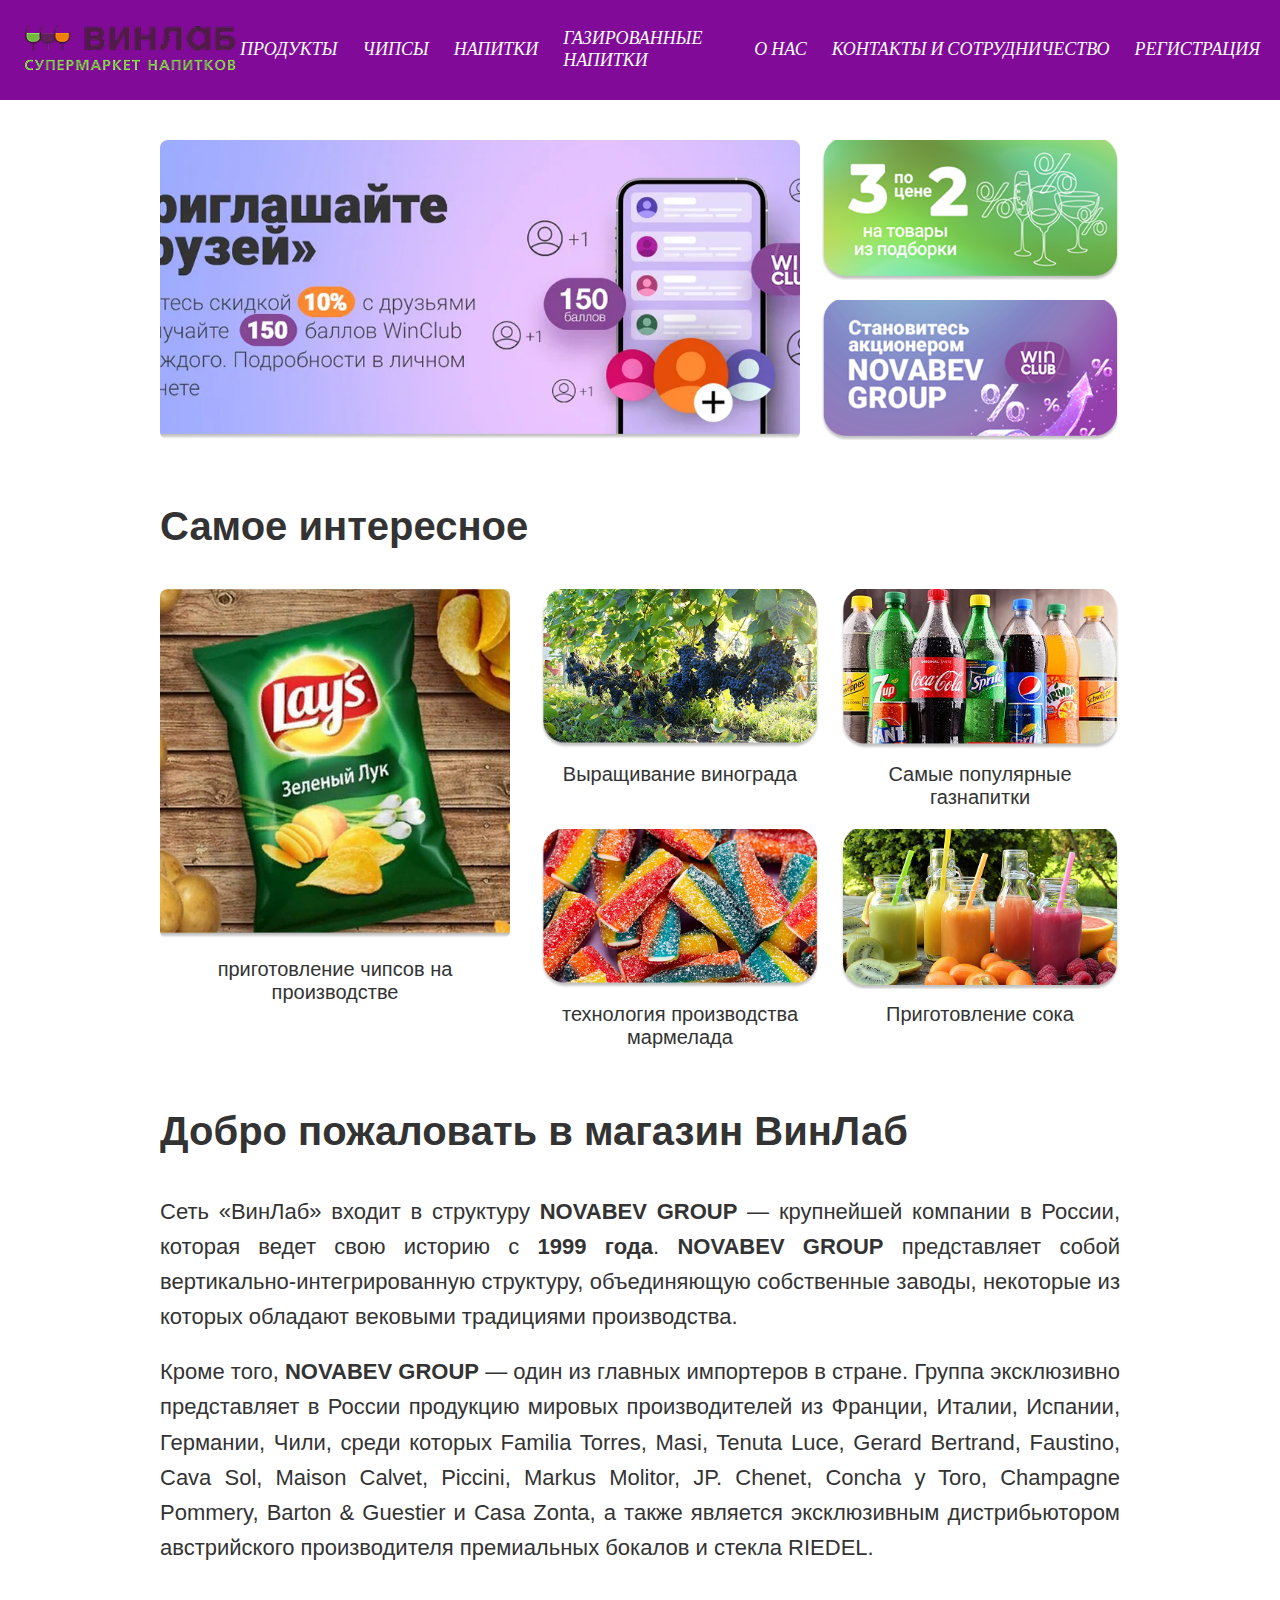
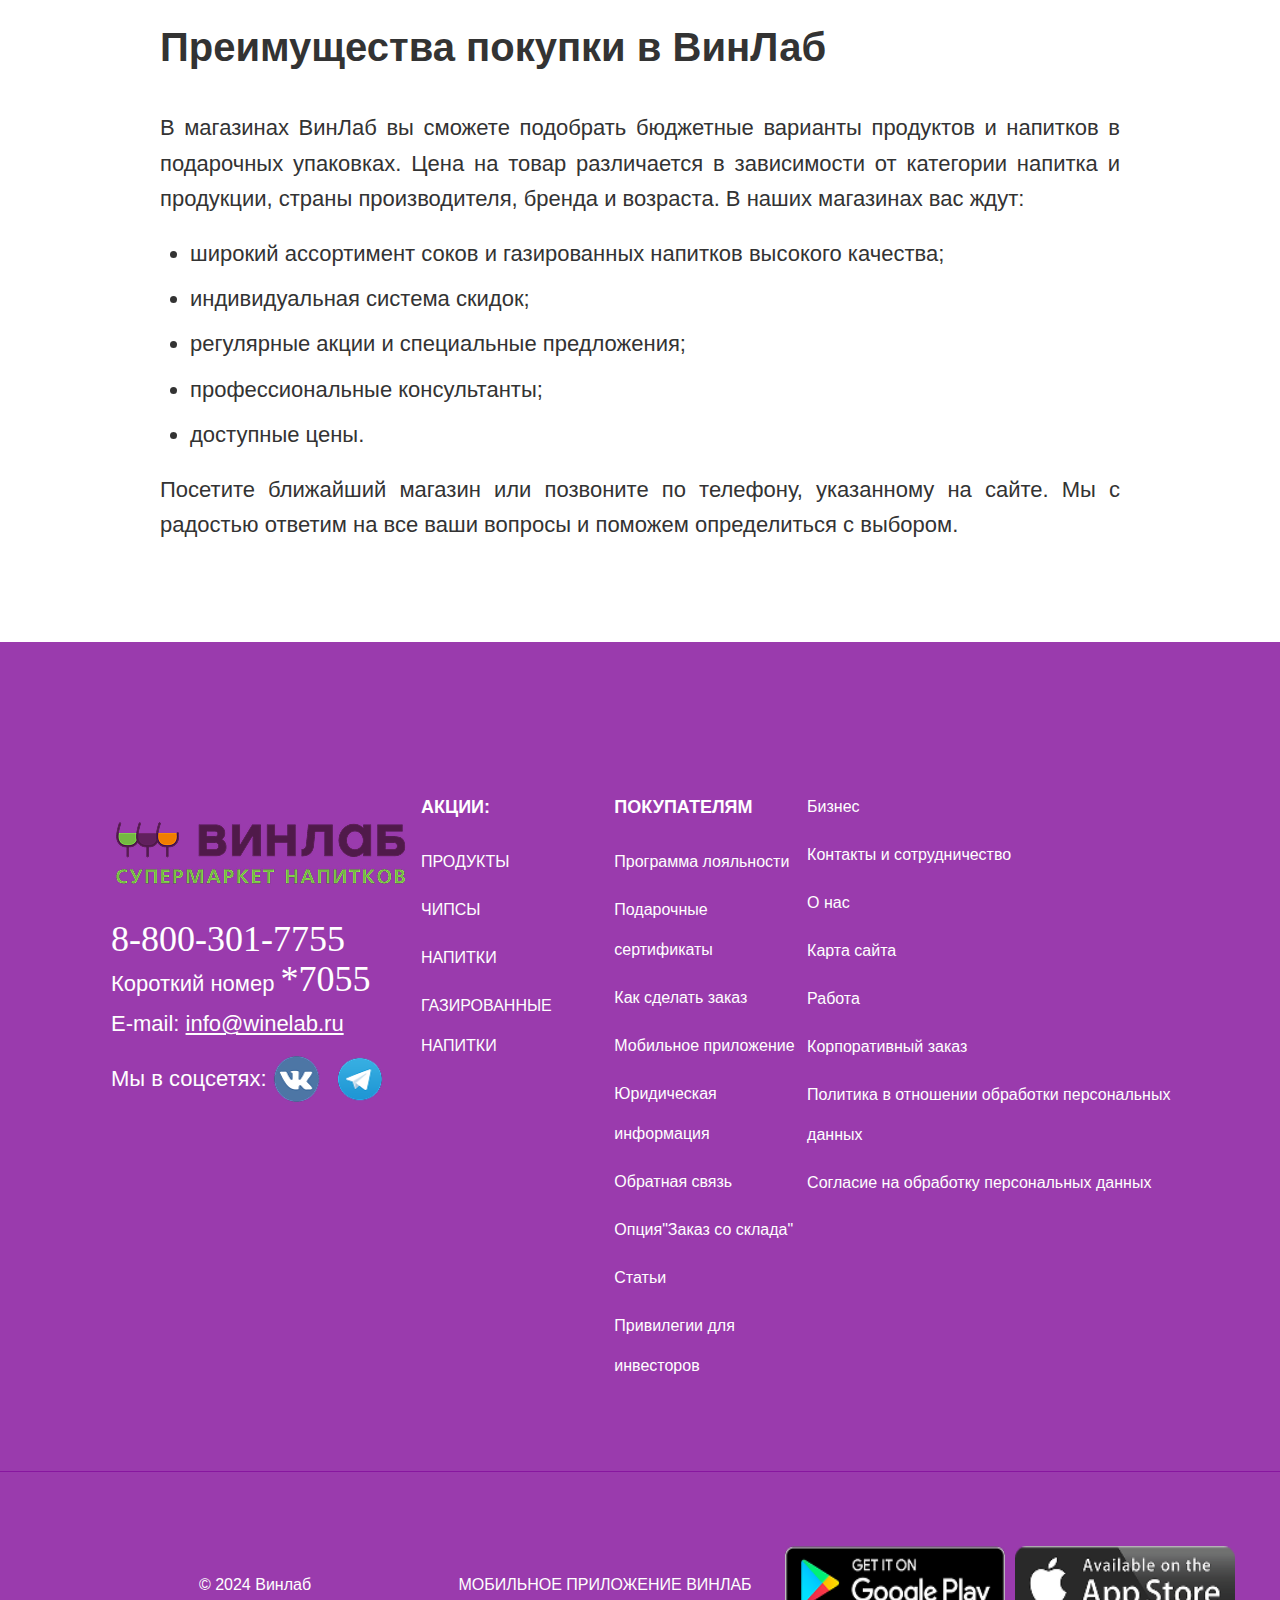
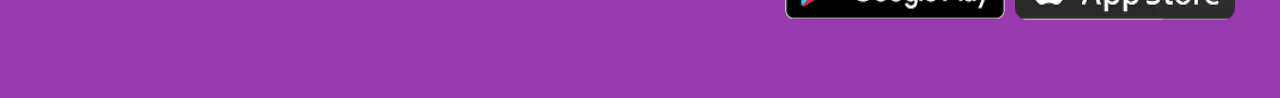
<file: index.html>
<!DOCTYPE html>
<html lang="ru">
<head>
    <meta charset="UTF-8">
    <meta name="viewport" content="width=device-width, initial-scale=1.0">
    <title>Винлаб - Супермаркет напитков</title>
    <link rel="stylesheet" href="style.css">
    <link href="https://fonts.googleapis.com/css2?family=Kristi:wght@400&display=swap" rel="stylesheet">
</head>
<body>
    <header class="header">
        <div class="container">
            <div class="logo">
                <a href="index.html"><img src="img/header/logo.png"></a>
            </div>
            <nav class="navigation-center">
                <a href="products.html" class="nav-item">ПРОДУКТЫ</a>
                <a href="products_chips.html" class="nav-item">ЧИПСЫ</a>
                <a href="products_juice.html" class="nav-item">НАПИТКИ</a>
                <a href="products_soda.html" class="nav-item">ГАЗИРОВАННЫЕ НАПИТКИ</a>
            </nav>
            <nav class="navigation-right">
                <a href="about.html" class="nav-item">О НАС</a>
                <a href="contacts.html" class="nav-item">КОНТАКТЫ И СОТРУДНИЧЕСТВО</a>
                <a href="register.html" class="nav-item">РЕГИСТРАЦИЯ</a>
            </nav>
            <button class="hamburger" id="hamburger">
                <span></span>
                <span></span>
                <span></span>
            </button>
        </div>
        <nav class="mobile-nav" id="mobileNav">
            <a href="products.html" class="mobile-nav-item">ПРОДУКТЫ</a>
            <a href="products_chips.html" class="mobile-nav-item">ЧИПСЫ</a>
            <a href="products_juice.html" class="mobile-nav-item">НАПИТКИ</a>
            <a href="products_soda.html" class="mobile-nav-item">ГАЗИРОВАННЫЕ НАПИТКИ</a>
            <a href="about.html" class="mobile-nav-item">О НАС</a>
            <a href="contacts.html" class="mobile-nav-item">КОНТАКТЫ И СОТРУДНИЧЕСТВО</a>
            <a href="register.html" class="mobile-nav-item">РЕГИСТРАЦИЯ</a>
        </nav>
    </header>
    
    <main class="main-content">
        <section class="hero-section">
            <div class="hero-banner">
                <img src="img/home/home1.png" class="hero-image">
            </div>
            <div class="side-banners">
                <img src="img/home/home2.png" class="side-banner">
                <img src="img/home/home3.png" class="side-banner">
            </div>
        </section>

        <section class="interesting-section">
            <h2 class="section-title">Самое интересное</h2>
            <div class="interesting-grid">
                <div class="main-item">
                    <a href="chips.html"><img src="img/home/home4.png" class="main-image"></a>
                    <p class="image-caption">приготовление чипсов на производстве</p>
                </div>
                <div class="grid-items">
                    <div class="grid-item">
                        <a href="grape.html"><img src="img/home/home5.png" class="grid-image"></a>
                        <p class="image-caption">Выращивание винограда</p>
                    </div>
                    <div class="grid-item">
                        <a href="soda.html"><img src="img/home/home6.png" class="grid-image"></a>
                        <p class="image-caption">Самые популярные газнапитки</p>
                    </div>
                    <div class="grid-item">
                        <a href="marmalade.html"><img src="img/home/home7.png" class="grid-image"></a>
                        <p class="image-caption">технология производства мармелада</p>
                    </div>
                    <div class="grid-item">
                        <a href="juice.html"><img src="img/home/home8.png" class="grid-image"></a>
                        <p class="image-caption">Приготовление сока</p>
                    </div>
                </div>
                <div class="mobile-slider">
                    <div class="slider-container">
                        <div class="slide active">
                            <a href="grape.html"><img src="img/home/home5.png" class="slider-image"></a>
                            <p class="slider-caption">Выращивание винограда</p>
                        </div>
                        <div class="slide">
                            <a href="soda.html"><img src="img/home/home6.png" class="slider-image"></a>
                            <p class="slider-caption">Самые популярные газнапитки</p>
                        </div>
                        <div class="slide">
                            <a href="marmalade.html"><img src="img/home/home7.png" class="slider-image"></a>
                            <p class="slider-caption">технология производства мармелада</p>
                        </div>
                        <div class="slide">
                            <a href="juice.html"><img src="img/home/home8.png" class="slider-image"></a>
                            <p class="slider-caption">Приготовление сока</p>
                        </div>
                    </div>
                    <div class="slider-dots">
                        <span class="dot active" data-slide="0"></span>
                        <span class="dot" data-slide="1"></span>
                        <span class="dot" data-slide="2"></span>
                        <span class="dot" data-slide="3"></span>
                    </div>
                </div>
            </div>
        </section>

        <section class="welcome-section">
            <h2 class="section-title">Добро пожаловать в магазин ВинЛаб</h2>
            <div class="welcome-content">
                <p class="main-text">Сеть «ВинЛаб» входит в структуру <strong>NOVABEV GROUP</strong> — крупнейшей компании в России, которая ведет свою историю с <strong>1999 года</strong>. <strong>NOVABEV GROUP</strong> представляет собой вертикально-интегрированную структуру, объединяющую собственные заводы, некоторые из которых обладают вековыми традициями производства.</p>
                
                <p class="main-text">Кроме того, <strong>NOVABEV GROUP</strong> — один из главных импортеров в стране. Группа эксклюзивно представляет в России продукцию мировых производителей из Франции, Италии, Испании, Германии, Чили, среди которых Familia Torres, Masi, Tenuta Luce, Gerard Bertrand, Faustino, Cava Sol, Maison Calvet, Piccini, Markus Molitor, JP. Chenet, Concha y Toro, Champagne Pommery, Barton & Guestier и Casa Zonta, а также является эксклюзивным дистрибьютором австрийского производителя премиальных бокалов и стекла RIEDEL.</p>
            </div>
        </section>

        <section class="advantages-section">
            <h2 class="section-title">Преимущества покупки в ВинЛаб</h2>
            <div class="advantages-content">
                <p class="main-text">В магазинах ВинЛаб вы сможете подобрать бюджетные варианты продуктов и напитков в подарочных упаковках. Цена на товар различается в зависимости от категории напитка и продукции, страны производителя, бренда и возраста. В наших магазинах вас ждут:</p>
                
                <ul class="advantages-list">
                    <li>широкий ассортимент соков и газированных напитков высокого качества;</li>
                    <li>индивидуальная система скидок;</li>
                    <li>регулярные акции и специальные предложения;</li>
                    <li>профессиональные консультанты;</li>
                    <li>доступные цены.</li>
                </ul>
                
                <p class="main-text">Посетите ближайший магазин или позвоните по телефону, указанному на сайте. Мы с радостью ответим на все ваши вопросы и поможем определиться с выбором.</p>
            </div>
        </section>
    </main>

    <script>
        const hamburger = document.getElementById('hamburger');
        const mobileNav = document.getElementById('mobileNav');

        hamburger.addEventListener('click', () => {
            hamburger.classList.toggle('active');
            mobileNav.classList.toggle('active');
        });

        document.addEventListener('click', (e) => {
            if (!hamburger.contains(e.target) && !mobileNav.contains(e.target)) {
                hamburger.classList.remove('active');
                mobileNav.classList.remove('active');
            }
        });

        let currentSlide = 0;
        const slides = document.querySelectorAll('.slide');
        const dots = document.querySelectorAll('.dot');

        function showSlide(n) {
            slides[currentSlide].classList.remove('active');
            dots[currentSlide].classList.remove('active');
            
            currentSlide = (n + slides.length) % slides.length;
            
            slides[currentSlide].classList.add('active');
            dots[currentSlide].classList.add('active');
        }

        dots.forEach((dot, index) => {
            dot.addEventListener('click', () => {
                showSlide(index);
            });
        });

        setInterval(() => {
            showSlide(currentSlide + 1);
        }, 4000);
    </script>

    <footer class="footer">
        <section class="over">
            <div class="over-card">
                <div class="over-logo">
                    <img src="img/logo.png" width="300px" height="132px">
                    <a href="#"><h2>8-800-301-7755</h2></a>
                    <a href="#">Короткий номер <b>*7055</b></a>
                    <p>E-mail: <a href="#">info@winelab.ru</a></p>
                    <p>Мы в соцсетях:
                        <a href="#"><img src="img/vk.png" width="60px" height="70px"></a>
                        <a href="#"><img src="img/telegram.png" width="47px" height="47px"></a>
                    </p>
                </div>
                <div class="over-stocks">
                    <p>АКЦИИ:</p>
                    <li><a href="#">ПРОДУКТЫ</a></li>
                    <li><a href="chips.html">ЧИПСЫ</a></li>
                    <li><a href="juice.html">НАПИТКИ</a></li>
                    <li><a href="soda.html">ГАЗИРОВАННЫЕ НАПИТКИ</a></li>
                </div>
                <div class="to-costumers">
                    <p>ПОКУПАТЕЛЯМ</p>
                    <li><a href="#">Программа лояльности</a></li>
                    <li><a href="#">Подарочные сертификаты</a></li>
                    <li><a href="#">Как сделать заказ</a></li>
                    <li><a href="#">Мобильное приложение</a></li>
                    <li><a href="#">Юридическая информация</a></li>
                    <li><a href="#">Обратная связь</a></li>
                    <li><a href="#">Опция"Заказ со склада"</a></li>
                    <li><a href="#">Статьи</a></li>
                    <li><a href="#">Привилегии для инвесторов</a></li>
                </div>
                <div class="to-costumers">
                    <li><a href="#">Бизнес</a></li>
                    <li><a href="contacts.html">Контакты и сотрудничество</a></li>
                    <li><a href="about.html">О нас</a></li>
                    <li><a href="#">Карта сайта</a></li>
                    <li><a href="#">Работа</a></li>
                    <li><a href="#">Корпоративный заказ</a></li>
                    <li><a href="#">Политика в отношении обработки персональных данных</a></li>
                    <li><a href="#">Согласие на обработку персональных данных</a></li>
                </div>
            </div>
        </section>
        <div class="over-header">
            <div class="over-card-header">
                <div class="over-title">
                    <p>© 2024 Винлаб</p>
                </div>
                <div class="over-title">
                    <p>МОБИЛЬНОЕ ПРИЛОЖЕНИЕ ВИНЛАБ</p>
                </div>
                <div class="over-title">
                    <a href="#"><img src="img/google.png"></a>
                    <a href="#"><img src="img/app.png"></a>
                </div>
            </div>
        </div>
    </footer>
</body>
</html>
</file>
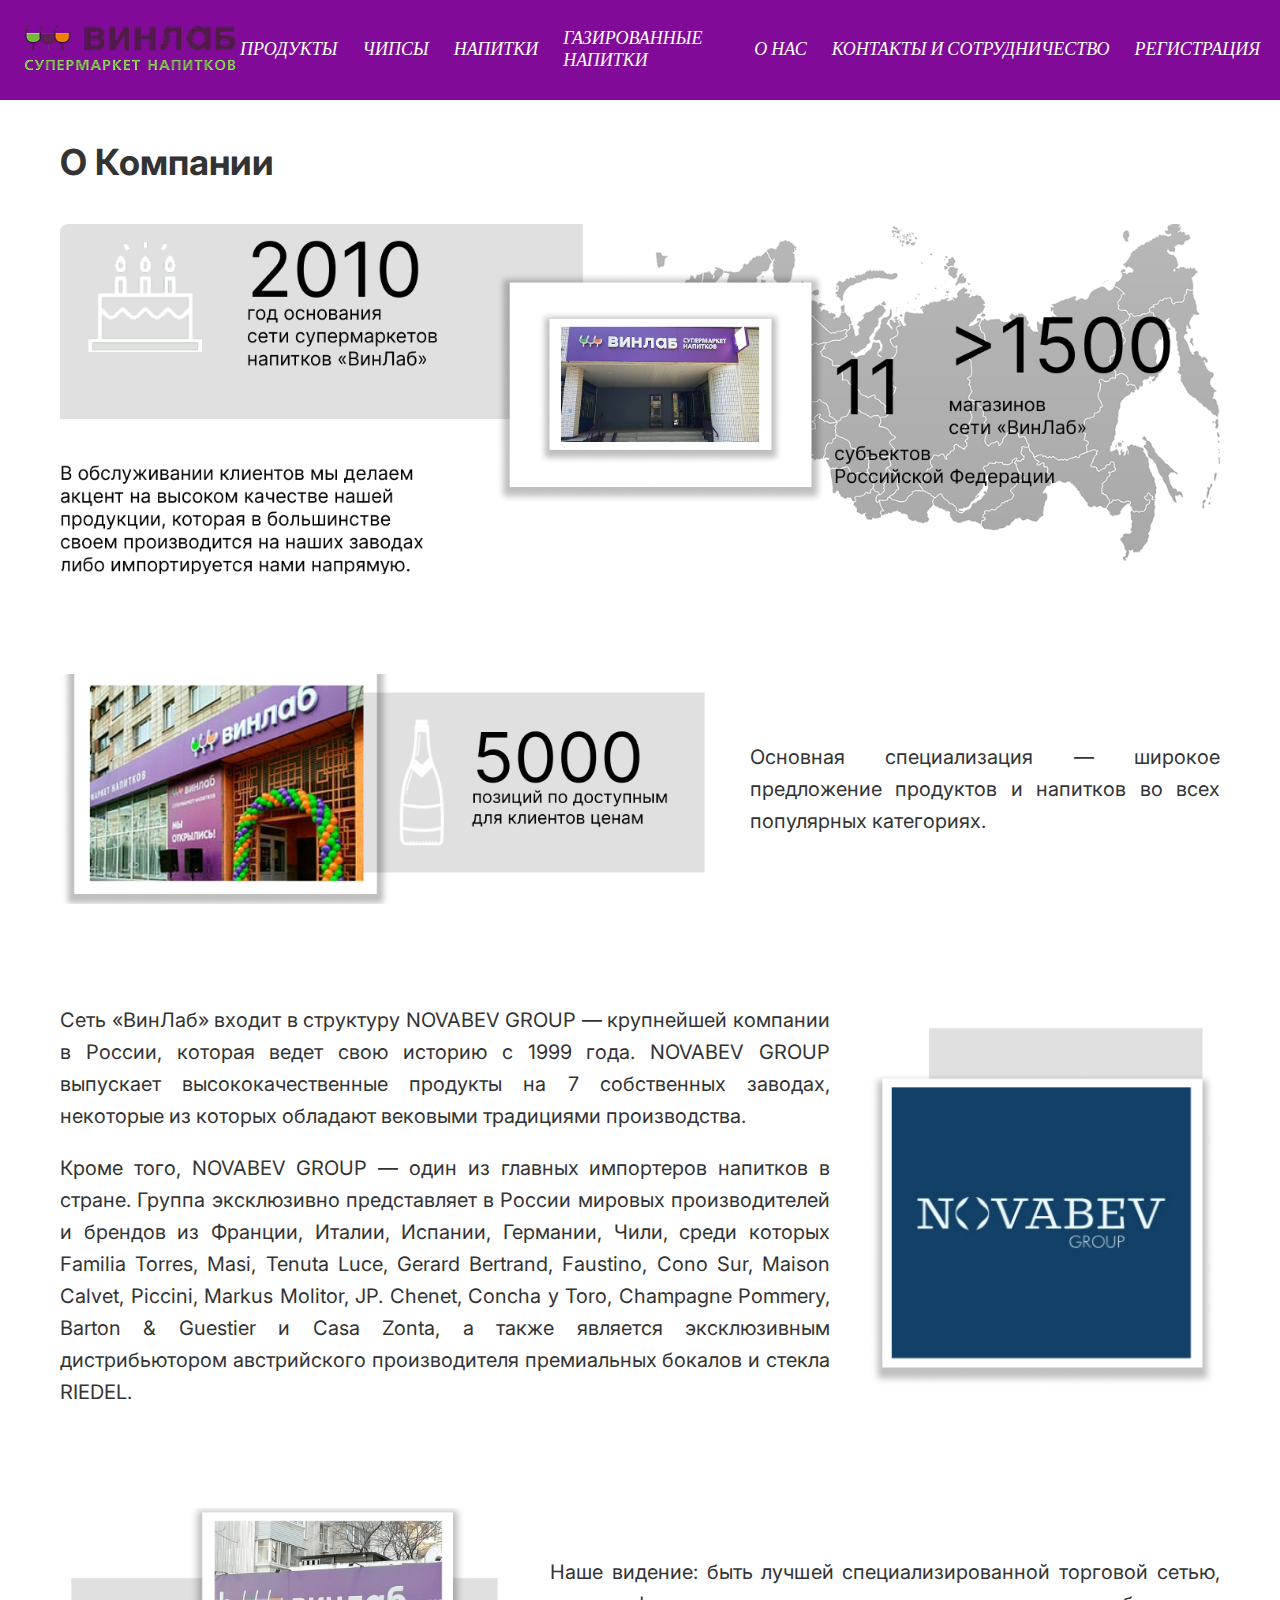
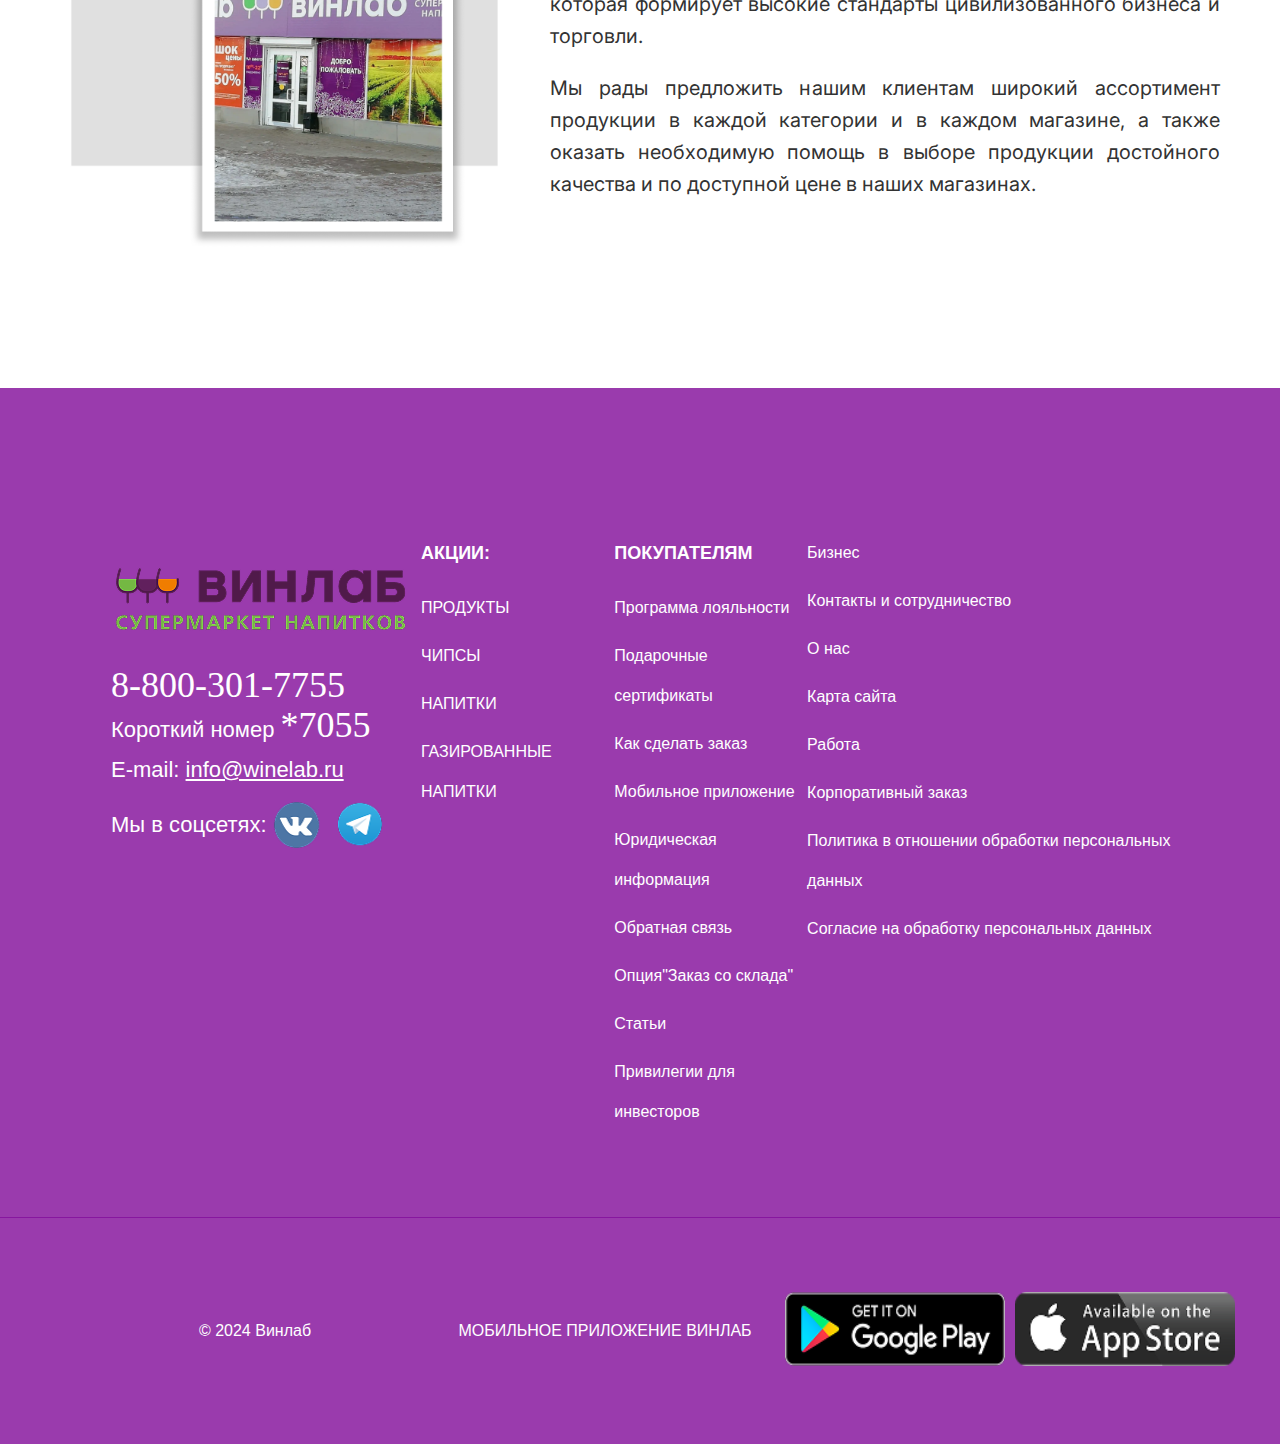
<file: about.html>
<!DOCTYPE html>
<html lang="ru">
<head>
    <meta charset="UTF-8">
    <meta name="viewport" content="width=device-width, initial-scale=1.0">
    <title>О нас - Виндос</title>
    <link rel="stylesheet" href="style.css">
    <link href="https://fonts.googleapis.com/css2?family=Kristi:wght@400&family=Inter:wght@400;700&display=swap" rel="stylesheet">
</head>
<body>
    <header class="header">
        <div class="container">
            <div class="logo">
                <a href="index.html"><img src="img/header/logo.png"></a>
            </div>
            <nav class="navigation-center">
                <a href="products.html" class="nav-item">ПРОДУКТЫ</a>
                <a href="products_chips.html" class="nav-item">ЧИПСЫ</a>
                <a href="products_juice.html" class="nav-item">НАПИТКИ</a>
                <a href="products_soda.html" class="nav-item">ГАЗИРОВАННЫЕ НАПИТКИ</a>
            </nav>
            <nav class="navigation-right">
                <a href="about.html" class="nav-item">О НАС</a>
                <a href="contacts.html" class="nav-item">КОНТАКТЫ И СОТРУДНИЧЕСТВО</a>
                <a href="register.html" class="nav-item">РЕГИСТРАЦИЯ</a>
            </nav>
            <button class="hamburger" id="hamburger">
                <span></span>
                <span></span>
                <span></span>
            </button>
        </div>
        <nav class="mobile-nav" id="mobileNav">
            <a href="products.html" class="mobile-nav-item">ПРОДУКТЫ</a>
            <a href="products_chips.html" class="mobile-nav-item">ЧИПСЫ</a>
            <a href="products_juice.html" class="mobile-nav-item">НАПИТКИ</a>
            <a href="products_soda.html" class="mobile-nav-item">ГАЗИРОВАННЫЕ НАПИТКИ</a>
            <a href="about.html" class="mobile-nav-item">О НАС</a>
            <a href="contacts.html" class="mobile-nav-item">КОНТАКТЫ И СОТРУДНИЧЕСТВО</a>
            <a href="register.html" class="mobile-nav-item">РЕГИСТРАЦИЯ</a>
        </nav>
    </header>
    
    <main class="about-content">
        <h1 class="about-title">О Компании</h1>
        
        <section class="about-hero">
            <img src="img/about/about1.png" class="about-hero-image">
        </section>

        <section class="about-section">
            <div class="about-layout-left">
                <img src="img/about/about2.png" class="about-image-left">
                <div class="about-text-right">
                    <p class="about-text">Основная специализация — широкое предложение продуктов и напитков во всех популярных категориях.</p>
                </div>
            </div>
        </section>

        <section class="about-section">
            <div class="about-layout-left">
                <div class="about-text-right">
                    <p class="about-text">Сеть «ВинЛаб» входит в структуру NOVABEV GROUP — крупнейшей компании в России, которая ведет свою историю с 1999 года. NOVABEV GROUP выпускает высококачественные продукты на 7 собственных заводах, некоторые из которых обладают вековыми традициями производства.</p>
                    <p class="about-text">Кроме того, NOVABEV GROUP — один из главных импортеров напитков в стране. Группа эксклюзивно представляет в России мировых производителей и брендов из Франции, Италии, Испании, Германии, Чили, среди которых Familia Torres, Masi, Tenuta Luce, Gerard Bertrand, Faustino, Cono Sur, Maison Calvet, Piccini, Markus Molitor, JP. Chenet, Concha y Toro, Champagne Pommery, Barton & Guestier и Casa Zonta, а также является эксклюзивным дистрибьютором австрийского производителя премиальных бокалов и стекла RIEDEL.</p>
                </div>
                <img src="img/about/about3.png" class="about-image-right">
            </div>
        </section>

        <section class="about-section">
            <div class="about-layout-left">
                <img src="img/about/about4.png" class="about-image-left-small">
                <div class="about-text-right">
                    <p class="about-text">Наше видение: быть лучшей специализированной торговой сетью, которая формирует высокие стандарты цивилизованного бизнеса и торговли.</p>
                    <p class="about-text">Мы рады предложить нашим клиентам широкий ассортимент продукции в каждой категории и в каждом магазине, а также оказать необходимую помощь в выборе продукции достойного качества и по доступной цене в наших магазинах.</p>
                </div>
            </div>
        </section>
    </main>

    <script>
        const hamburger = document.getElementById('hamburger');
        const mobileNav = document.getElementById('mobileNav');

        hamburger.addEventListener('click', () => {
            hamburger.classList.toggle('active');
            mobileNav.classList.toggle('active');
        });

        document.addEventListener('click', (e) => {
            if (!hamburger.contains(e.target) && !mobileNav.contains(e.target)) {
                hamburger.classList.remove('active');
                mobileNav.classList.remove('active');
            }
        });
    </script>

    <footer class="footer">
        <section class="over">
            <div class="over-card">
                <div class="over-logo">
                    <img src="img/logo.png" width="300px" height="132px">
                    <a href="#"><h2>8-800-301-7755</h2></a>
                    <a href="#">Короткий номер <b>*7055</b></a>
                    <p>E-mail: <a href="#">info@winelab.ru</a></p>
                    <p>Мы в соцсетях:
                        <a href="#"><img src="img/vk.png" width="60px" height="70px"></a>
                        <a href="#"><img src="img/telegram.png" width="47px" height="47px"></a>
                    </p>
                </div>
                <div class="over-stocks">
                    <p>АКЦИИ:</p>
                    <li><a href="#">ПРОДУКТЫ</a></li>
                    <li><a href="chips.html">ЧИПСЫ</a></li>
                    <li><a href="juice.html">НАПИТКИ</a></li>
                    <li><a href="soda.html">ГАЗИРОВАННЫЕ НАПИТКИ</a></li>
                </div>
                <div class="to-costumers">
                    <p>ПОКУПАТЕЛЯМ</p>
                    <li><a href="#">Программа лояльности</a></li>
                    <li><a href="#">Подарочные сертификаты</a></li>
                    <li><a href="#">Как сделать заказ</a></li>
                    <li><a href="#">Мобильное приложение</a></li>
                    <li><a href="#">Юридическая информация</a></li>
                    <li><a href="#">Обратная связь</a></li>
                    <li><a href="#">Опция"Заказ со склада"</a></li>
                    <li><a href="#">Статьи</a></li>
                    <li><a href="#">Привилегии для инвесторов</a></li>
                </div>
                <div class="to-costumers">
                    <li><a href="#">Бизнес</a></li>
                    <li><a href="contacts.html">Контакты и сотрудничество</a></li>
                    <li><a href="about.html">О нас</a></li>
                    <li><a href="#">Карта сайта</a></li>
                    <li><a href="#">Работа</a></li>
                    <li><a href="#">Корпоративный заказ</a></li>
                    <li><a href="#">Политика в отношении обработки персональных данных</a></li>
                    <li><a href="#">Согласие на обработку персональных данных</a></li>
                </div>
            </div>
        </section>
        <div class="over-header">
            <div class="over-card-header">
                <div class="over-title">
                    <p>© 2024 Винлаб</p>
                </div>
                <div class="over-title">
                    <p>МОБИЛЬНОЕ ПРИЛОЖЕНИЕ ВИНЛАБ</p>
                </div>
                <div class="over-title">
                    <a href="#"><img src="img/google.png"></a>
                    <a href="#"><img src="img/app.png"></a>
                </div>
            </div>
        </div>
    </footer>
</body>
</html>
</file>
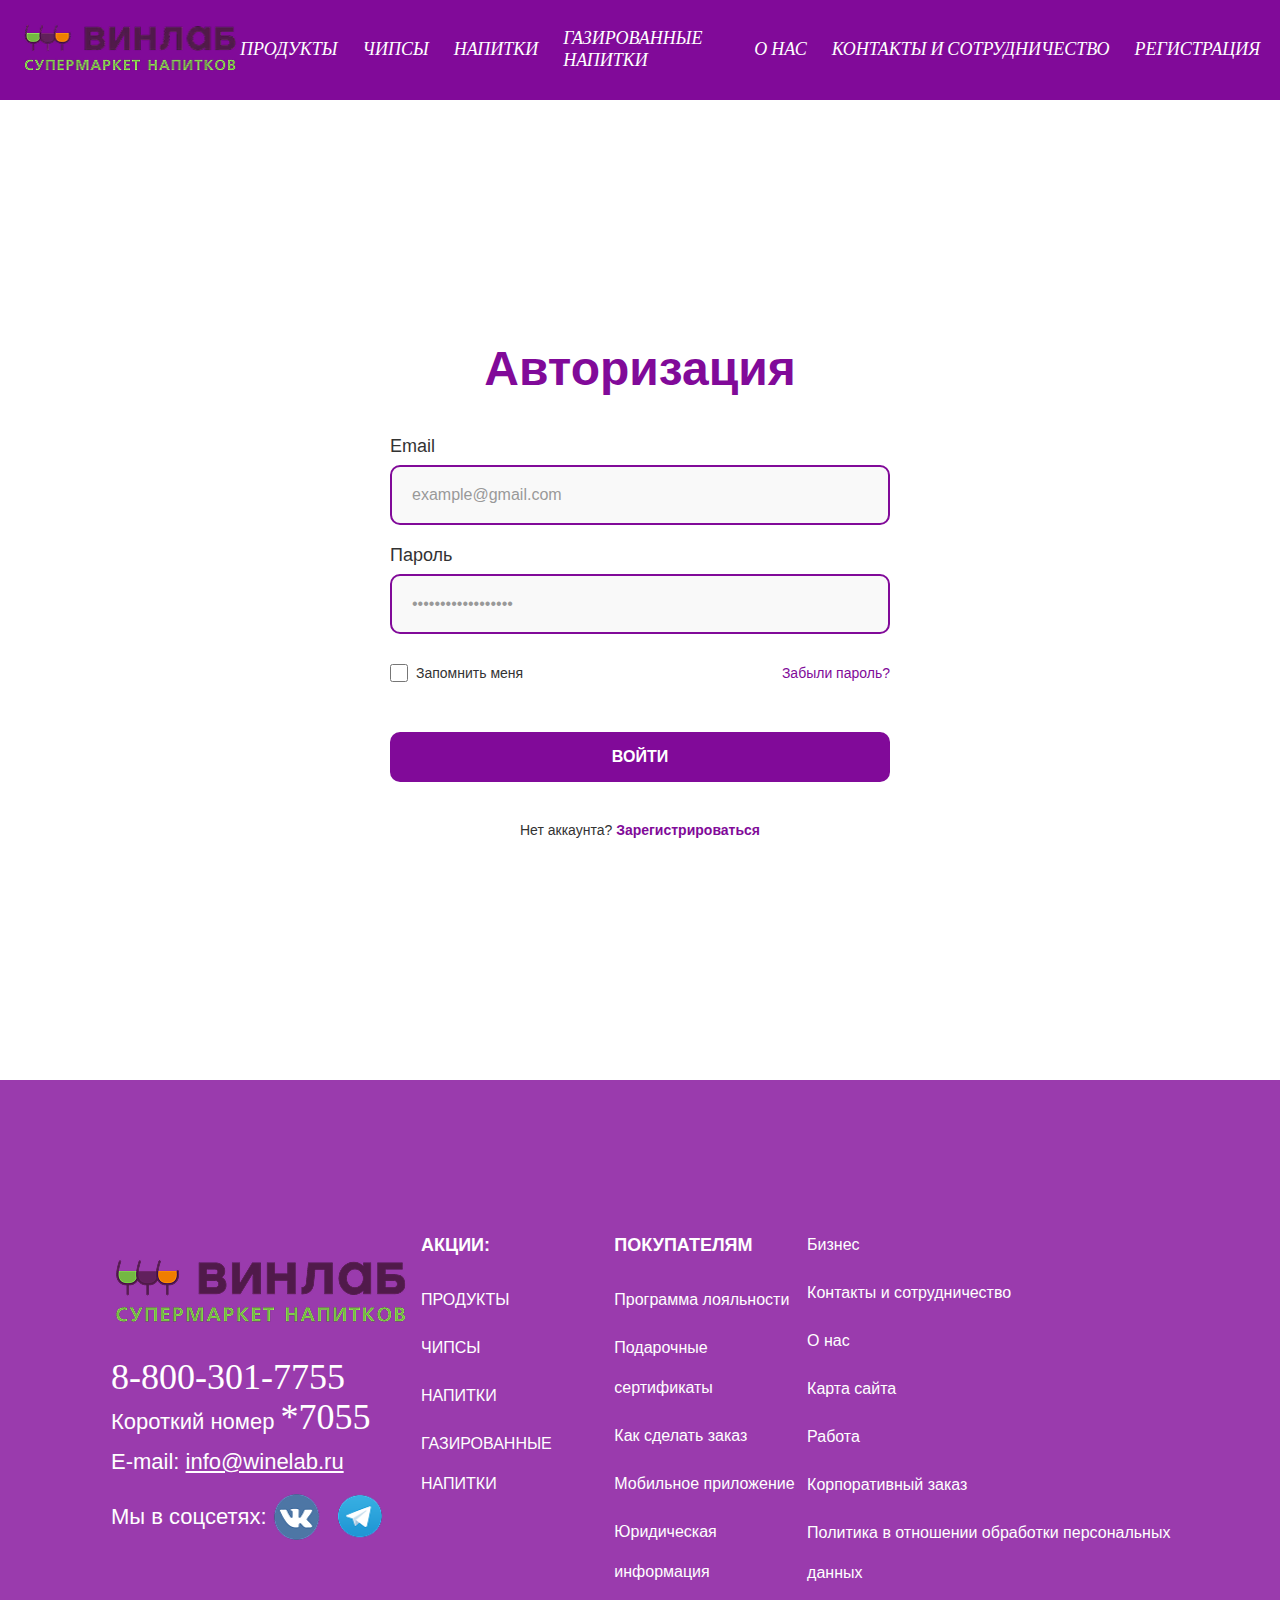
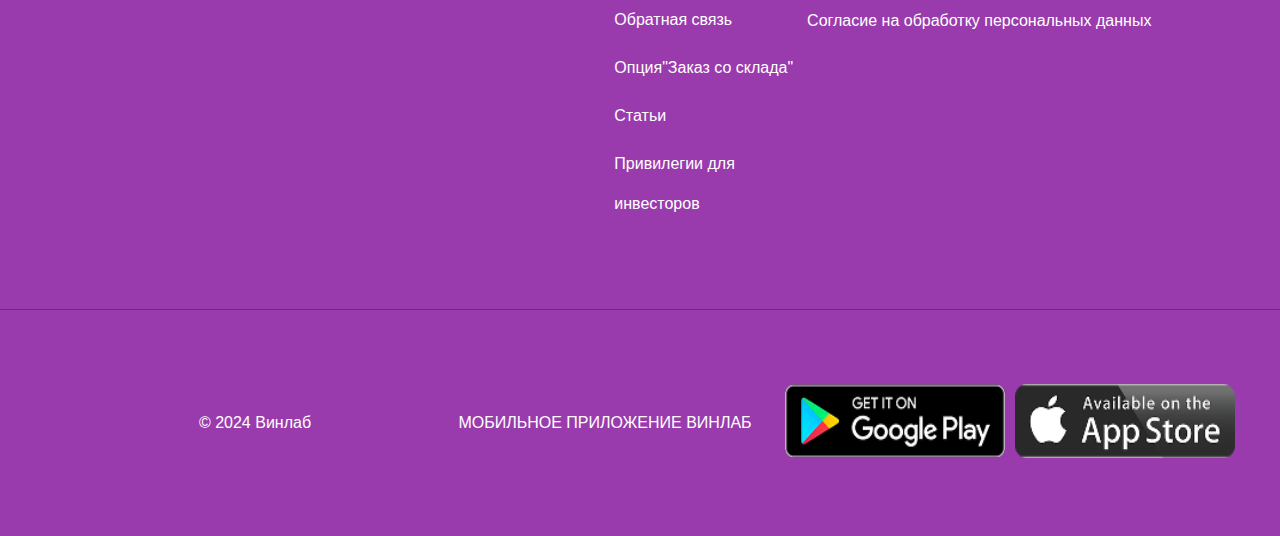
<file: auth.html>
<!DOCTYPE html>
<html lang="ru">
<head>
    <meta charset="UTF-8">
    <meta name="viewport" content="width=device-width, initial-scale=1.0">
    <title>Авторизация - Виндос</title>
    <link rel="stylesheet" href="style.css">
    <link href="https://fonts.googleapis.com/css2?family=Kristi:wght@400&display=swap" rel="stylesheet">
</head>
<body>
    <header class="header">
        <div class="container">
            <div class="logo">
                <a href="index.html"><img src="img/header/logo.png"></a>
            </div>
            <nav class="navigation-center">
                <a href="products.html" class="nav-item">ПРОДУКТЫ</a>
                <a href="products_chips.html" class="nav-item">ЧИПСЫ</a>
                <a href="products_juice.html" class="nav-item">НАПИТКИ</a>
                <a href="products_soda.html" class="nav-item">ГАЗИРОВАННЫЕ НАПИТКИ</a>
            </nav>
            <nav class="navigation-right">
                <a href="about.html" class="nav-item">О НАС</a>
                <a href="contacts.html" class="nav-item">КОНТАКТЫ И СОТРУДНИЧЕСТВО</a>
                <a href="register.html" class="nav-item">РЕГИСТРАЦИЯ</a>
            </nav>
            <button class="hamburger" id="hamburger">
                <span></span>
                <span></span>
                <span></span>
            </button>
        </div>
        <nav class="mobile-nav" id="mobileNav">
            <a href="products.html" class="mobile-nav-item">ПРОДУКТЫ</a>
            <a href="products_chips.html" class="mobile-nav-item">ЧИПСЫ</a>
            <a href="products_juice.html" class="mobile-nav-item">НАПИТКИ</a>
            <a href="products_soda.html" class="mobile-nav-item">ГАЗИРОВАННЫЕ НАПИТКИ</a>
            <a href="about.html" class="mobile-nav-item">О НАС</a>
            <a href="contacts.html" class="mobile-nav-item">КОНТАКТЫ И СОТРУДНИЧЕСТВО</a>
            <a href="register.html" class="mobile-nav-item">РЕГИСТРАЦИЯ</a>
        </nav>
    </header>

    <main class="main-content">
        <section class="auth-section">
            <div class="auth-section__inner">
                <h1 class="auth-section__title">Авторизация</h1>
                <form class="auth-form" id="authForm">
                    <div class="auth-form__group">
                        <label class="auth-form__label">Email</label>
                        <input type="email" class="auth-form__input" placeholder="example@gmail.com" required>
                    </div>
                    <div class="auth-form__group">
                        <label class="auth-form__label">Пароль</label>
                        <input type="password" class="auth-form__input" placeholder="••••••••••••••••••" required>
                    </div>
                    <div class="auth-form__options">
                        <div class="auth-form__remember">
                            <input type="checkbox" id="stay-logged" class="auth-form__checkbox">
                            <label for="stay-logged" class="auth-form__checkbox-label">Запомнить меня</label>
                        </div>
                        <a href="#" class="auth-form__forgot">Забыли пароль?</a>
                    </div>
                    <button type="submit" class="auth-form__button">ВОЙТИ</button>
                    <div class="auth-form__register">
                        <p>Нет аккаунта? <a href="register.html">Зарегистрироваться</a></p>
                    </div>
                </form>
            </div>
        </section>
    </main>

    <footer class="footer">
        <section class="over">
            <div class="over-card">
                <div class="over-logo">
                    <img src="img/logo.png" width="300px" height="132px">
                    <a href="#"><h2>8-800-301-7755</h2></a>
                    <a href="#">Короткий номер <b>*7055</b></a>
                    <p>E-mail: <a href="#">info@winelab.ru</a></p>
                    <p>Мы в соцсетях:
                        <a href="#"><img src="img/vk.png" width="60px" height="70px"></a>
                        <a href="#"><img src="img/telegram.png" width="47px" height="47px"></a>
                    </p>
                </div>
                <div class="over-stocks">
                    <p>АКЦИИ:</p>
                    <li><a href="#">ПРОДУКТЫ</a></li>
                    <li><a href="chips.html">ЧИПСЫ</a></li>
                    <li><a href="juice.html">НАПИТКИ</a></li>
                    <li><a href="soda.html">ГАЗИРОВАННЫЕ НАПИТКИ</a></li>
                </div>
                <div class="to-costumers">
                    <p>ПОКУПАТЕЛЯМ</p>
                    <li><a href="#">Программа лояльности</a></li>
                    <li><a href="#">Подарочные сертификаты</a></li>
                    <li><a href="#">Как сделать заказ</a></li>
                    <li><a href="#">Мобильное приложение</a></li>
                    <li><a href="#">Юридическая информация</a></li>
                    <li><a href="#">Обратная связь</a></li>
                    <li><a href="#">Опция"Заказ со склада"</a></li>
                    <li><a href="#">Статьи</a></li>
                    <li><a href="#">Привилегии для инвесторов</a></li>
                </div>
                <div class="to-costumers">
                    <li><a href="#">Бизнес</a></li>
                    <li><a href="contacts.html">Контакты и сотрудничество</a></li>
                    <li><a href="about.html">О нас</a></li>
                    <li><a href="#">Карта сайта</a></li>
                    <li><a href="#">Работа</a></li>
                    <li><a href="#">Корпоративный заказ</a></li>
                    <li><a href="#">Политика в отношении обработки персональных данных</a></li>
                    <li><a href="#">Согласие на обработку персональных данных</a></li>
                </div>
            </div>
        </section>
        <div class="over-header">
            <div class="over-card-header">
                <div class="over-title">
                    <p>© 2024 Винлаб</p>
                </div>
                <div class="over-title">
                    <p>МОБИЛЬНОЕ ПРИЛОЖЕНИЕ ВИНЛАБ</p>
                </div>
                <div class="over-title">
                    <a href="#"><img src="img/google.png"></a>
                    <a href="#"><img src="img/app.png"></a>
                </div>
            </div>
        </div>
    </footer>

    <script>
        const hamburger = document.getElementById('hamburger');
        const mobileNav = document.getElementById('mobileNav');
        const authForm = document.getElementById('authForm');

        hamburger.addEventListener('click', () => {
            hamburger.classList.toggle('active');
            mobileNav.classList.toggle('active');
        });

        document.addEventListener('click', (e) => {
            if (!hamburger.contains(e.target) && !mobileNav.contains(e.target)) {
                hamburger.classList.remove('active');
                mobileNav.classList.remove('active');
            }
        });

        authForm.addEventListener('submit', function(e) {
            e.preventDefault();
            
            const email = authForm.querySelector('input[type="email"]').value;
            const password = authForm.querySelector('input[type="password"]').value;
            
            if (email && password) {
                alert('Добро пожаловать в ВинЛаб!');
                window.location.href = 'profile.html';
            } else {
                alert('Пожалуйста, заполните все поля');
            }
        });
    </script>
</body>
</html>
</file>
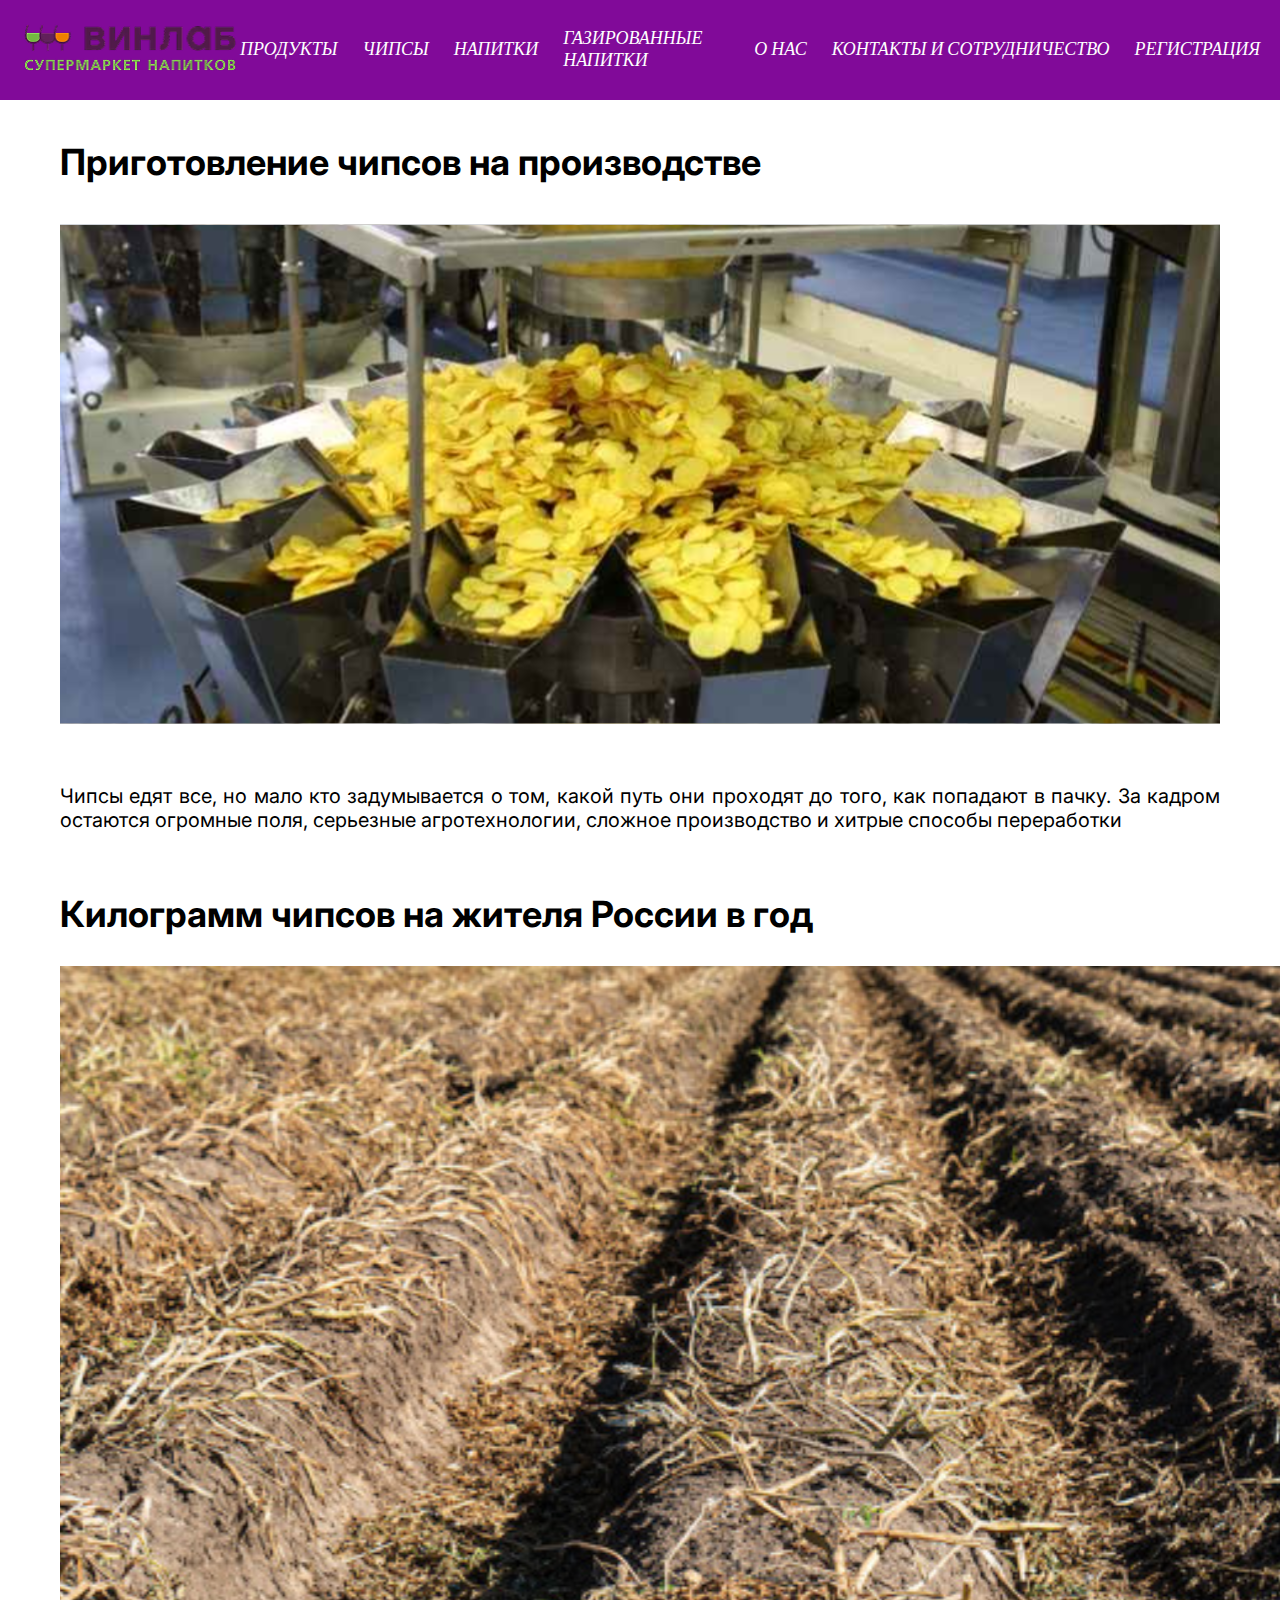
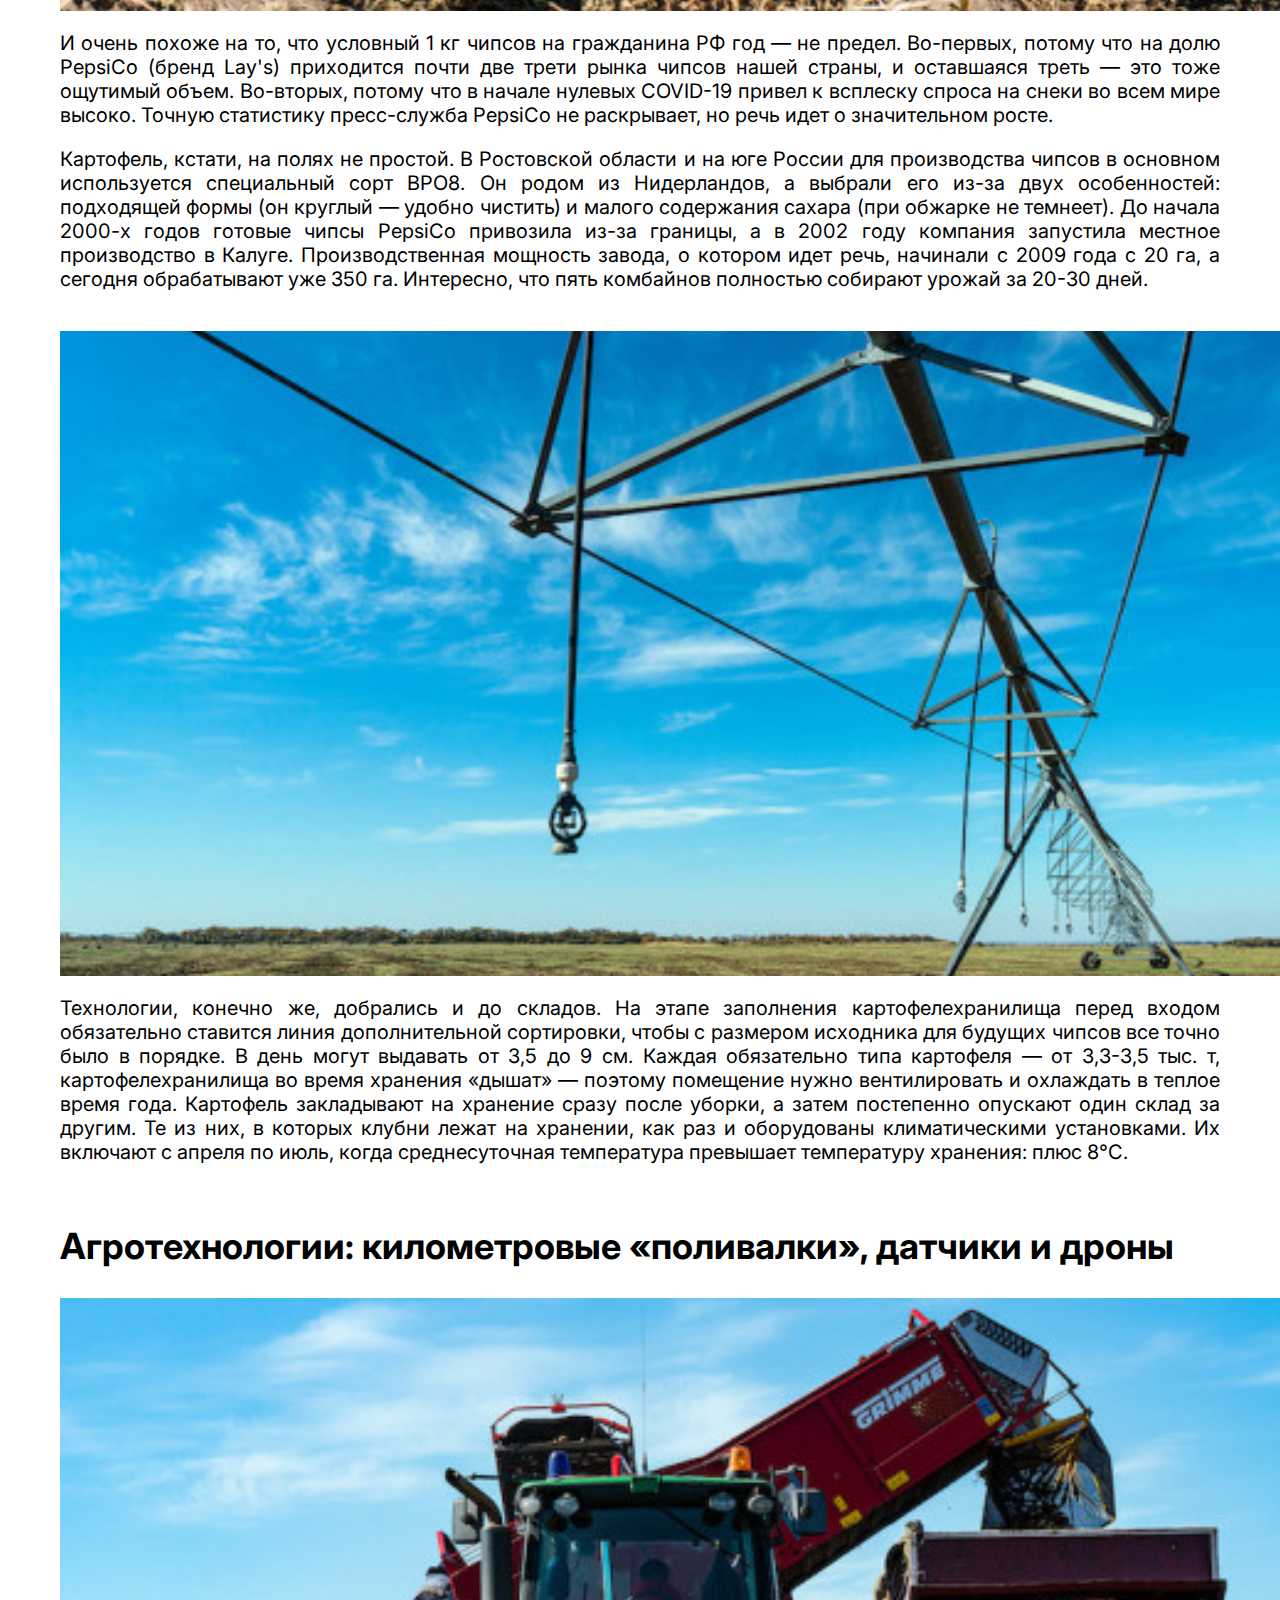
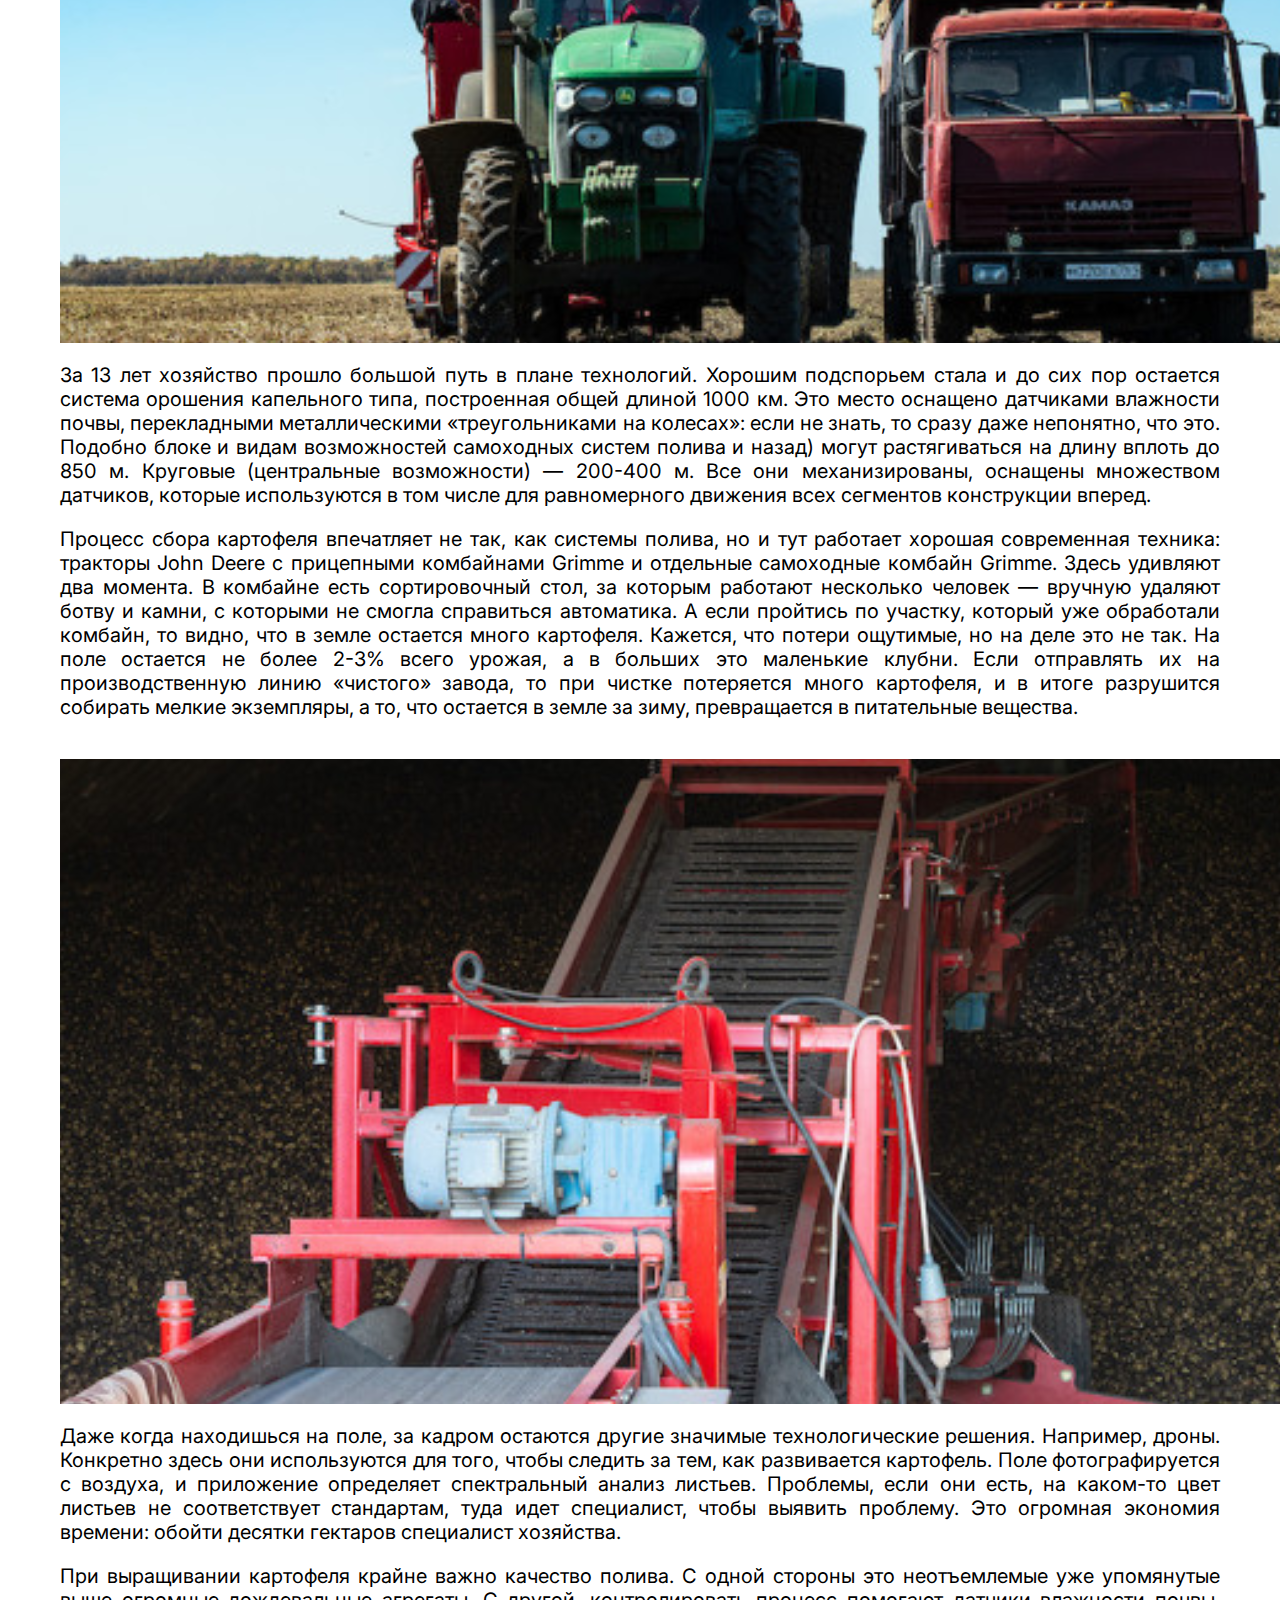
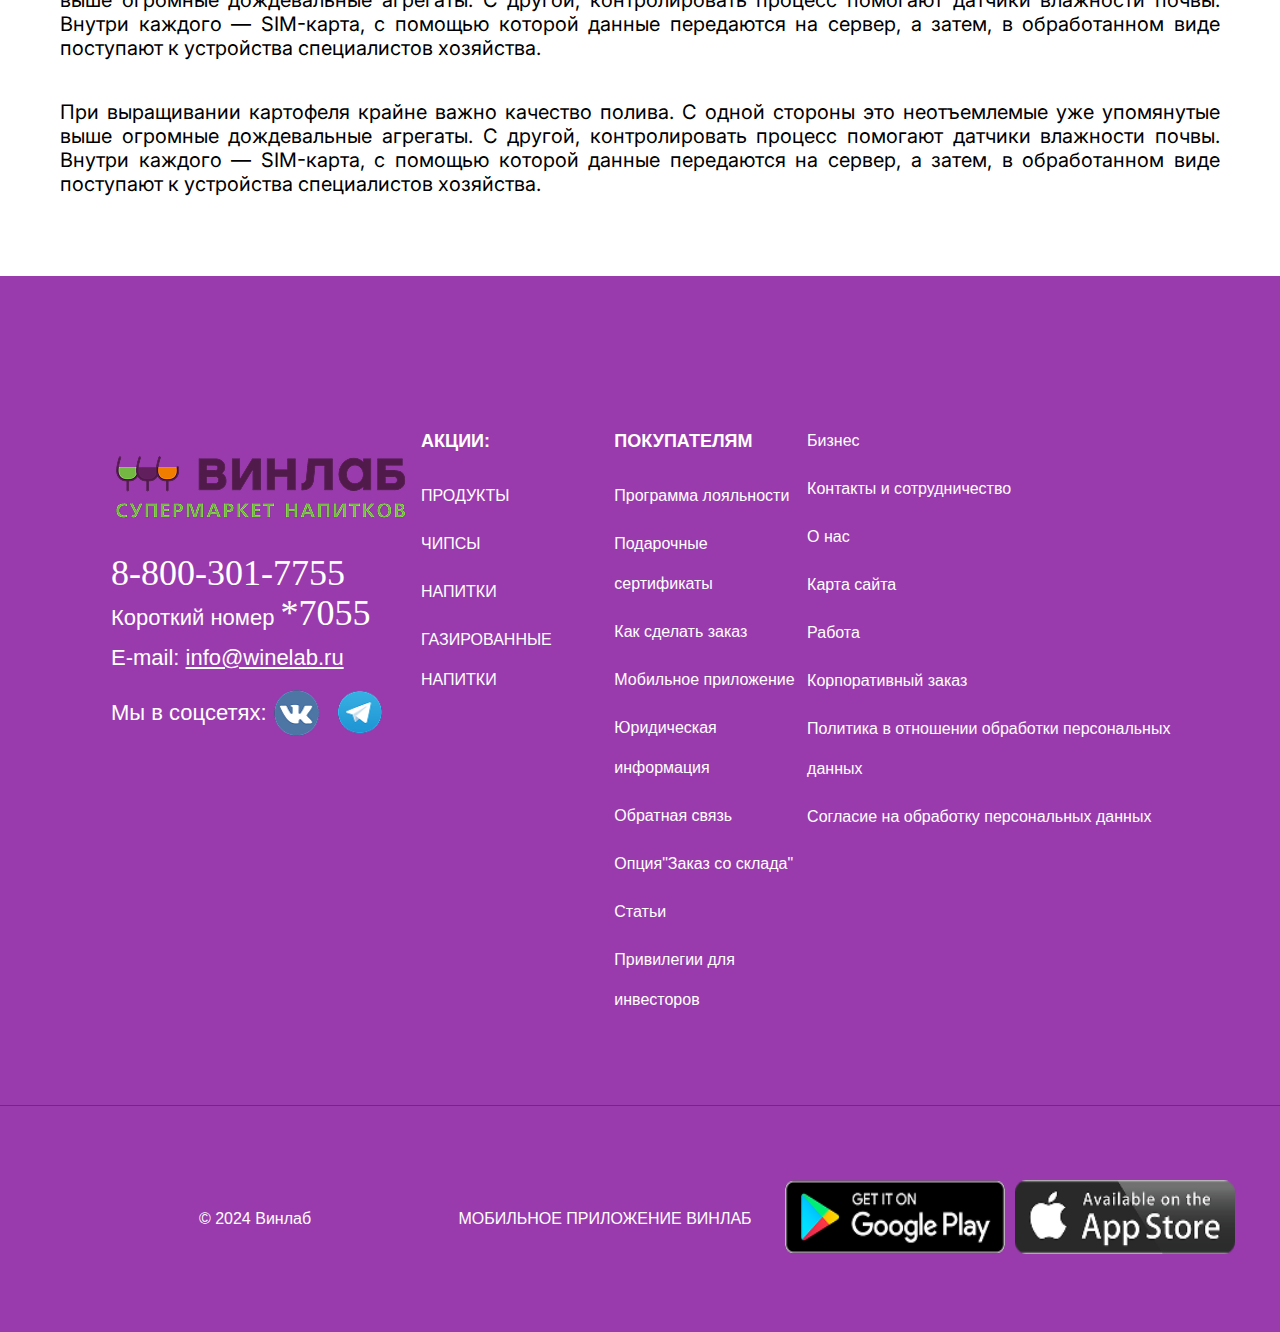
<file: chips.html>
<!DOCTYPE html>
<html lang="ru">
<head>
    <meta charset="UTF-8">
    <meta name="viewport" content="width=device-width, initial-scale=1.0">
    <title>Приготовление чипсов на производстве - Виндос</title>
    <link rel="stylesheet" href="style.css">
    <link href="https://fonts.googleapis.com/css2?family=Kristi:wght@400&family=Inter:wght@400;700&display=swap" rel="stylesheet">
</head>
<body>
    <header class="header">
        <div class="container">
            <div class="logo">
                <a href="index.html"><img src="img/header/logo.png"></a>
            </div>
            <nav class="navigation-center">
                <a href="products.html" class="nav-item">ПРОДУКТЫ</a>
                <a href="products_chips.html" class="nav-item">ЧИПСЫ</a>
                <a href="products_juice.html" class="nav-item">НАПИТКИ</a>
                <a href="products_soda.html" class="nav-item">ГАЗИРОВАННЫЕ НАПИТКИ</a>
            </nav>
            <nav class="navigation-right">
                <a href="about.html" class="nav-item">О НАС</a>
                <a href="contacts.html" class="nav-item">КОНТАКТЫ И СОТРУДНИЧЕСТВО</a>
                <a href="register.html" class="nav-item">РЕГИСТРАЦИЯ</a>
            </nav>
            <button class="hamburger" id="hamburger">
                <span></span>
                <span></span>
                <span></span>
            </button>
        </div>
        <nav class="mobile-nav" id="mobileNav">
            <a href="products.html" class="mobile-nav-item">ПРОДУКТЫ</a>
            <a href="products_chips.html" class="mobile-nav-item">ЧИПСЫ</a>
            <a href="products_juice.html" class="mobile-nav-item">НАПИТКИ</a>
            <a href="products_soda.html" class="mobile-nav-item">ГАЗИРОВАННЫЕ НАПИТКИ</a>
            <a href="about.html" class="mobile-nav-item">О НАС</a>
            <a href="contacts.html" class="mobile-nav-item">КОНТАКТЫ И СОТРУДНИЧЕСТВО</a>
            <a href="register.html" class="mobile-nav-item">РЕГИСТРАЦИЯ</a>
        </nav>
    </header>

    <main class="juice-content">
        <h1 class="juice-title">Приготовление чипсов на производстве</h1>
        
        <section class="juice-hero">
            <img src="img/page3/page1.svg" class="juice-hero-image">
        </section>

        <section class="juice-section">
            <p class="juice-text">Чипсы едят все, но мало кто задумывается о том, какой путь они проходят до того, как попадают в пачку. За кадром остаются огромные поля, серьезные агротехнологии, сложное производство и хитрые способы переработки</p>
        </section>

        <section class="juice-section">
            <h2 class="juice-subtitle">Килограмм чипсов на жителя России в год</h2>
            <a href="chips.html"><img src="img/page3/page2.svg" class="juice-image"></a>
            <p class="juice-text">И очень похоже на то, что условный 1 кг чипсов на гражданина РФ год — не предел. Во-первых, потому что на долю PepsiCo (бренд Lay's) приходится почти две трети рынка чипсов нашей страны, и оставшаяся треть — это тоже ощутимый объем. Во-вторых, потому что в начале нулевых COVID-19 привел к всплеску спроса на снеки во всем мире высоко. Точную статистику пресс-служба PepsiCo не раскрывает, но речь идет о значительном росте.</p>
            <p class="juice-text">Картофель, кстати, на полях не простой. В Ростовской области и на юге России для производства чипсов в основном используется специальный сорт BPO8. Он родом из Нидерландов, а выбрали его из-за двух особенностей: подходящей формы (он круглый — удобно чистить) и малого содержания сахара (при обжарке не темнеет). До начала 2000-х годов готовые чипсы PepsiCo привозила из-за границы, а в 2002 году компания запустила местное производство в Калуге. Производственная мощность завода, о котором идет речь, начинали с 2009 года с 20 га, а сегодня обрабатывают уже 350 га. Интересно, что пять комбайнов полностью собирают урожай за 20-30 дней.</p>
        </section>

        <section class="juice-section">
            <a href="chips.html"><img src="img/page3/page3.svg" class="juice-image"></a>
            <p class="juice-text">Технологии, конечно же, добрались и до складов. На этапе заполнения картофелехранилища перед входом обязательно ставится линия дополнительной сортировки, чтобы с размером исходника для будущих чипсов все точно было в порядке. В день могут выдавать от 3,5 до 9 см. Каждая обязательно типа картофеля — от 3,3-3,5 тыс. т, картофелехранилища во время хранения «дышат» — поэтому помещение нужно вентилировать и охлаждать в теплое время года. Картофель закладывают на хранение сразу после уборки, а затем постепенно опускают один склад за другим. Те из них, в которых клубни лежат на хранении, как раз и оборудованы климатическими установками. Их включают с апреля по июль, когда среднесуточная температура превышает температуру хранения: плюс 8°С.</p>
        </section>

        <section class="juice-section">
            <h2 class="juice-subtitle">Агротехнологии: километровые «поливалки», датчики и дроны</h2>
            <a href="chips.html"><img src="img/page3/page4.svg" class="juice-image"></a>
            <p class="juice-text">За 13 лет хозяйство прошло большой путь в плане технологий. Хорошим подспорьем стала и до сих пор остается система орошения капельного типа, построенная общей длиной 1000 км. Это место оснащено датчиками влажности почвы, перекладными металлическими «треугольниками на колесах»: если не знать, то сразу даже непонятно, что это. Подобно блоке и видам возможностей самоходных систем полива и назад) могут растягиваться на длину вплоть до 850 м. Круговые (центральные возможности) — 200-400 м. Все они механизированы, оснащены множеством датчиков, которые используются в том числе для равномерного движения всех сегментов конструкции вперед.</p>
            <p class="juice-text">Процесс сбора картофеля впечатляет не так, как системы полива, но и тут работает хорошая современная техника: тракторы John Deere с прицепными комбайнами Grimme и отдельные самоходные комбайн Grimme. Здесь удивляют два момента. В комбайне есть сортировочный стол, за которым работают несколько человек — вручную удаляют ботву и камни, с которыми не смогла справиться автоматика. А если пройтись по участку, который уже обработали комбайн, то видно, что в земле остается много картофеля. Кажется, что потери ощутимые, но на деле это не так. На поле остается не более 2-3% всего урожая, а в больших это маленькие клубни. Если отправлять их на производственную линию «чистого» завода, то при чистке потеряется много картофеля, и в итоге разрушится собирать мелкие экземпляры, а то, что остается в земле за зиму, превращается в питательные вещества.</p>
        </section>

        <section class="juice-section">
            <a href="chips.html"><img src="img/page3/page5.svg" class="juice-image"></a>
            <p class="juice-text">Даже когда находишься на поле, за кадром остаются другие значимые технологические решения. Например, дроны. Конкретно здесь они используются для того, чтобы следить за тем, как развивается картофель. Поле фотографируется с воздуха, и приложение определяет спектральный анализ листьев. Проблемы, если они есть, на каком-то цвет листьев не соответствует стандартам, туда идет специалист, чтобы выявить проблему. Это огромная экономия времени: обойти десятки гектаров специалист хозяйства.</p>
            <p class="juice-text">При выращивании картофеля крайне важно качество полива. С одной стороны это неотъемлемые уже упомянутые выше огромные дождевальные агрегаты. С другой, контролировать процесс помогают датчики влажности почвы. Внутри каждого — SIM-карта, с помощью которой данные передаются на сервер, а затем, в обработанном виде поступают к устройства специалистов хозяйства.</p>
        </section>

        <section class="juice-section">
            <p class="juice-text">При выращивании картофеля крайне важно качество полива. С одной стороны это неотъемлемые уже упомянутые выше огромные дождевальные агрегаты. С другой, контролировать процесс помогают датчики влажности почвы. Внутри каждого — SIM-карта, с помощью которой данные передаются на сервер, а затем, в обработанном виде поступают к устройства специалистов хозяйства.</p>
        </section>
    </main>

    <script>
        const hamburger = document.getElementById('hamburger');
        const mobileNav = document.getElementById('mobileNav');

        hamburger.addEventListener('click', () => {
            hamburger.classList.toggle('active');
            mobileNav.classList.toggle('active');
        });

        document.addEventListener('click', (e) => {
            if (!hamburger.contains(e.target) && !mobileNav.contains(e.target)) {
                hamburger.classList.remove('active');
                mobileNav.classList.remove('active');
            }
        });
    </script>

    <footer class="footer">
        <section class="over">
            <div class="over-card">
                <div class="over-logo">
                    <img src="img/logo.png" width="300px" height="132px">
                    <a href="#"><h2>8-800-301-7755</h2></a>
                    <a href="#">Короткий номер <b>*7055</b></a>
                    <p>E-mail: <a href="#">info@winelab.ru</a></p>
                    <p>Мы в соцсетях:
                        <a href="#"><img src="img/vk.png" width="60px" height="70px"></a>
                        <a href="#"><img src="img/telegram.png" width="47px" height="47px"></a>
                    </p>
                </div>
                <div class="over-stocks">
                    <p>АКЦИИ:</p>
                    <li><a href="#">ПРОДУКТЫ</a></li>
                    <li><a href="chips.html">ЧИПСЫ</a></li>
                    <li><a href="juice.html">НАПИТКИ</a></li>
                    <li><a href="soda.html">ГАЗИРОВАННЫЕ НАПИТКИ</a></li>
                </div>
                <div class="to-costumers">
                    <p>ПОКУПАТЕЛЯМ</p>
                    <li><a href="#">Программа лояльности</a></li>
                    <li><a href="#">Подарочные сертификаты</a></li>
                    <li><a href="#">Как сделать заказ</a></li>
                    <li><a href="#">Мобильное приложение</a></li>
                    <li><a href="#">Юридическая информация</a></li>
                    <li><a href="#">Обратная связь</a></li>
                    <li><a href="#">Опция"Заказ со склада"</a></li>
                    <li><a href="#">Статьи</a></li>
                    <li><a href="#">Привилегии для инвесторов</a></li>
                </div>
                <div class="to-costumers">
                    <li><a href="#">Бизнес</a></li>
                    <li><a href="contacts.html">Контакты и сотрудничество</a></li>
                    <li><a href="about.html">О нас</a></li>
                    <li><a href="#">Карта сайта</a></li>
                    <li><a href="#">Работа</a></li>
                    <li><a href="#">Корпоративный заказ</a></li>
                    <li><a href="#">Политика в отношении обработки персональных данных</a></li>
                    <li><a href="#">Согласие на обработку персональных данных</a></li>
                </div>
            </div>
        </section>
        <div class="over-header">
            <div class="over-card-header">
                <div class="over-title">
                    <p>© 2024 Винлаб</p>
                </div>
                <div class="over-title">
                    <p>МОБИЛЬНОЕ ПРИЛОЖЕНИЕ ВИНЛАБ</p>
                </div>
                <div class="over-title">
                    <a href="#"><img src="img/google.png"></a>
                    <a href="#"><img src="img/app.png"></a>
                </div>
            </div>
        </div>
    </footer>
</body>
</html>
</file>
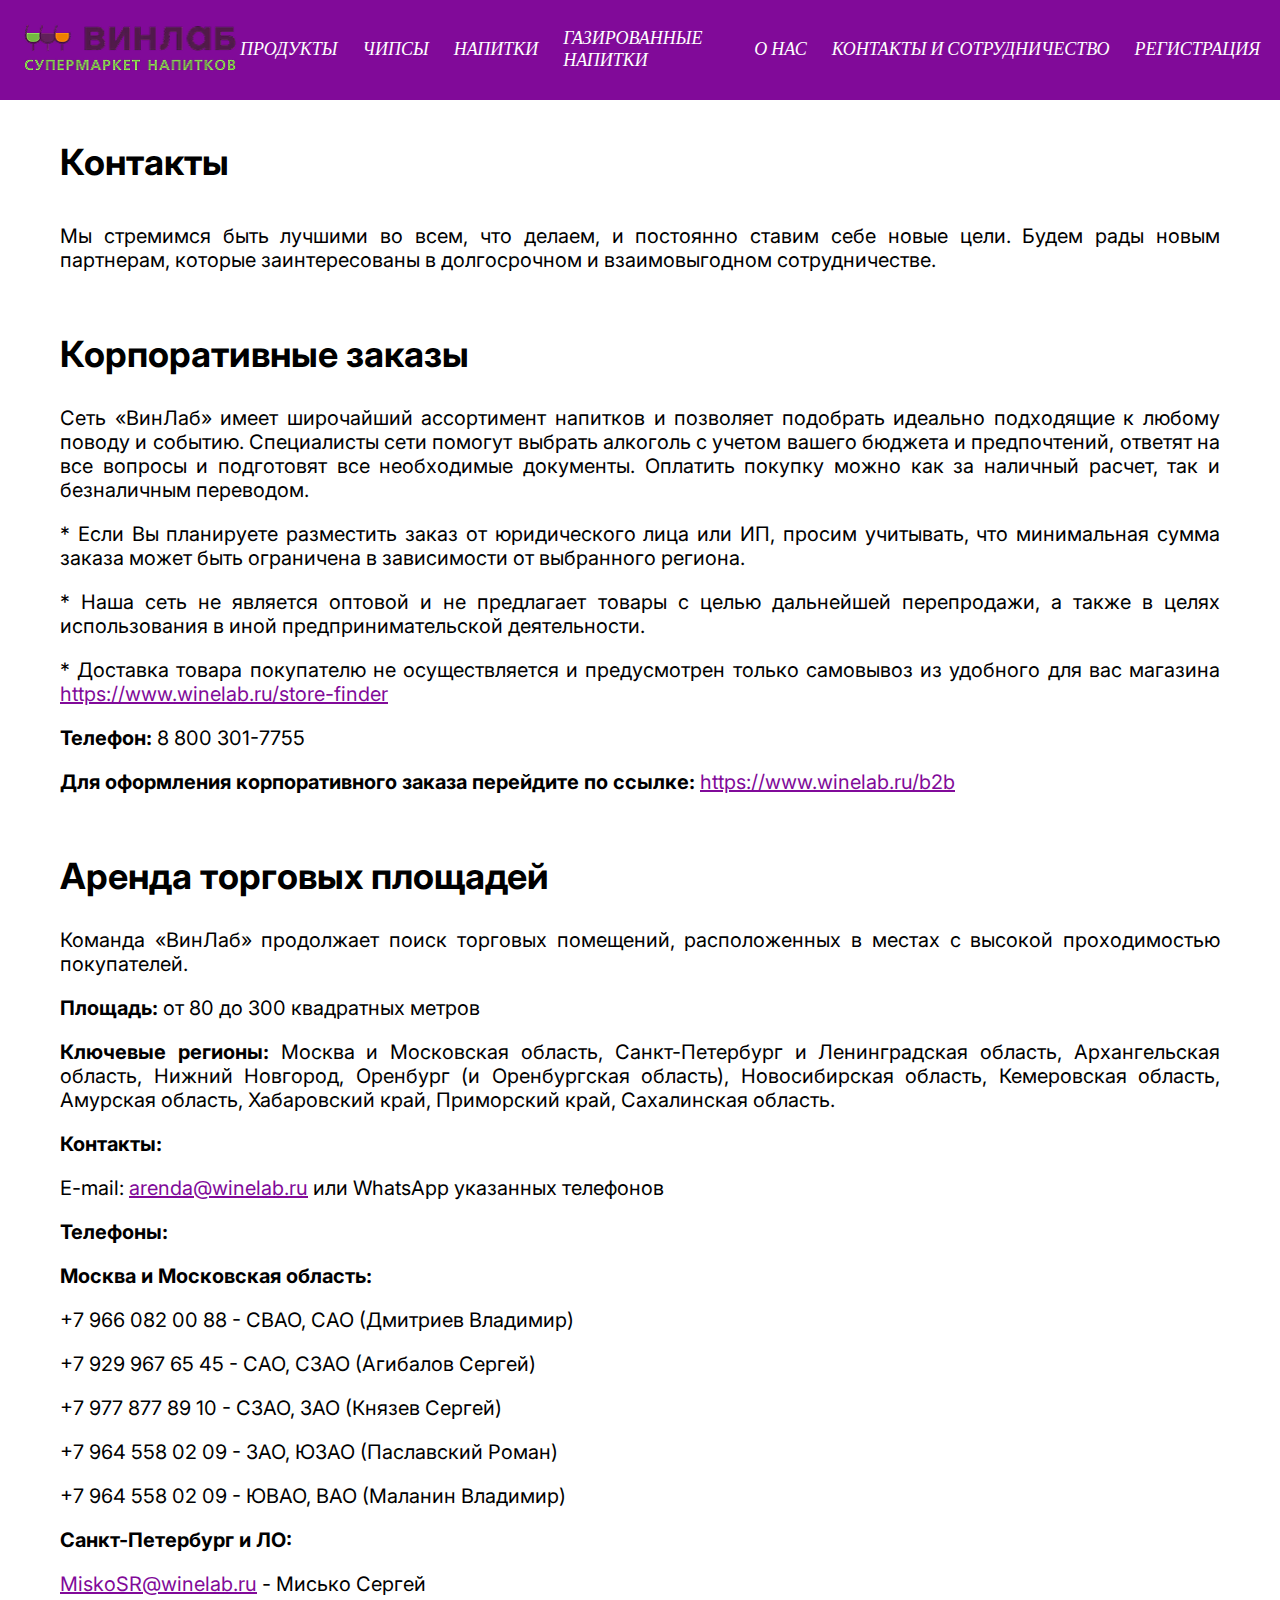
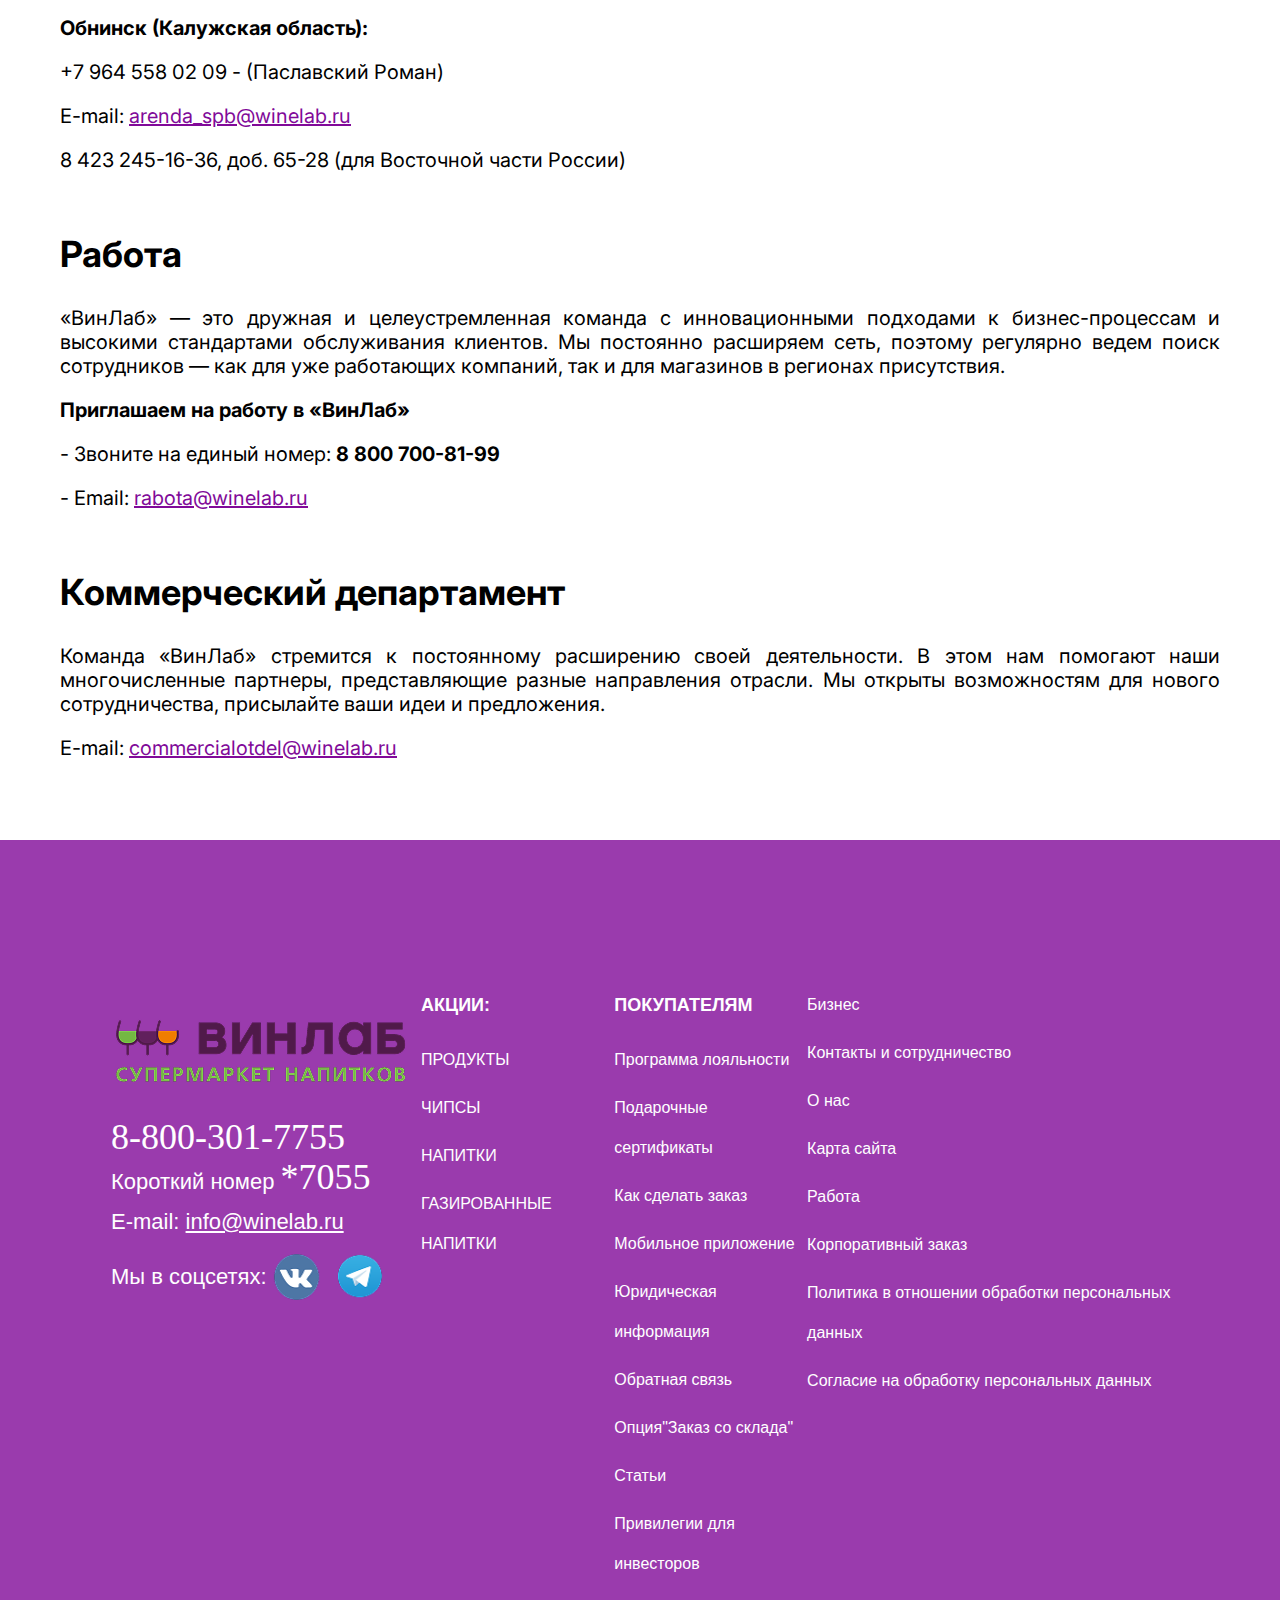
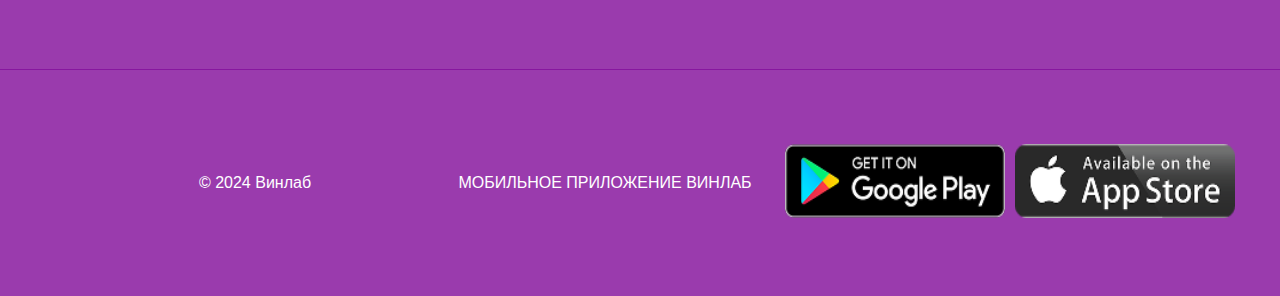
<file: contacts.html>
<!DOCTYPE html>
<html lang="ru">
<head>
    <meta charset="UTF-8">
    <meta name="viewport" content="width=device-width, initial-scale=1.0">
    <title>Контакты - Виндос</title>
    <link rel="stylesheet" href="style.css">
    <link href="https://fonts.googleapis.com/css2?family=Kristi:wght@400&family=Inter:wght@400;700&display=swap" rel="stylesheet">
</head>
<body>
    <header class="header">
        <div class="container">
            <div class="logo">
                <a href="index.html"><img src="img/header/logo.png"></a>
            </div>
            <nav class="navigation-center">
                <a href="products.html" class="nav-item">ПРОДУКТЫ</a>
                <a href="products_chips.html" class="nav-item">ЧИПСЫ</a>
                <a href="products_juice.html" class="nav-item">НАПИТКИ</a>
                <a href="products_soda.html" class="nav-item">ГАЗИРОВАННЫЕ НАПИТКИ</a>
            </nav>
            <nav class="navigation-right">
                <a href="about.html" class="nav-item">О НАС</a>
                <a href="contacts.html" class="nav-item">КОНТАКТЫ И СОТРУДНИЧЕСТВО</a>
                <a href="register.html" class="nav-item">РЕГИСТРАЦИЯ</a>
            </nav>
            <button class="hamburger" id="hamburger">
                <span></span>
                <span></span>
                <span></span>
            </button>
        </div>
        <nav class="mobile-nav" id="mobileNav">
            <a href="products.html" class="mobile-nav-item">ПРОДУКТЫ</a>
            <a href="products_chips.html" class="mobile-nav-item">ЧИПСЫ</a>
            <a href="products_juice.html" class="mobile-nav-item">НАПИТКИ</a>
            <a href="products_soda.html" class="mobile-nav-item">ГАЗИРОВАННЫЕ НАПИТКИ</a>
            <a href="about.html" class="mobile-nav-item">О НАС</a>
            <a href="contacts.html" class="mobile-nav-item">КОНТАКТЫ И СОТРУДНИЧЕСТВО</a>
            <a href="register.html" class="mobile-nav-item">РЕГИСТРАЦИЯ</a>
        </nav>
    </header>
    
    <main class="juice-content">
        <h1 class="juice-title">Контакты</h1>
        
        <section class="juice-section">
            <p class="juice-text">Мы стремимся быть лучшими во всем, что делаем, и постоянно ставим себе новые цели. Будем рады новым партнерам, которые заинтересованы в долгосрочном и взаимовыгодном сотрудничестве.</p>
        </section>

        <section class="juice-section">
            <h2 class="juice-subtitle">Корпоративные заказы</h2>
            <p class="juice-text">Сеть «ВинЛаб» имеет широчайший ассортимент напитков и позволяет подобрать идеально подходящие к любому поводу и событию. Специалисты сети помогут выбрать алкоголь с учетом вашего бюджета и предпочтений, ответят на все вопросы и подготовят все необходимые документы. Оплатить покупку можно как за наличный расчет, так и безналичным переводом.</p>
            <p class="juice-text">* Если Вы планируете разместить заказ от юридического лица или ИП, просим учитывать, что минимальная сумма заказа может быть ограничена в зависимости от выбранного региона.</p>
            <p class="juice-text">* Наша сеть не является оптовой и не предлагает товары с целью дальнейшей перепродажи, а также в целях использования в иной предпринимательской деятельности.</p>
            <p class="juice-text">* Доставка товара покупателю не осуществляется и предусмотрен только самовывоз из удобного для вас магазина <a href="https://www.winelab.ru/store-finder" class="juice-text" style="color: #810A99; text-decoration: underline;">https://www.winelab.ru/store-finder</a></p>
            <p class="juice-text"><strong>Телефон:</strong> 8 800 301-7755</p>
            <p class="juice-text"><strong>Для оформления корпоративного заказа перейдите по ссылке:</strong> <a href="https://www.winelab.ru/b2b" class="juice-text" style="color: #810A99; text-decoration: underline;">https://www.winelab.ru/b2b</a></p>
        </section>

        <section class="juice-section">
            <h2 class="juice-subtitle">Аренда торговых площадей</h2>
            <p class="juice-text">Команда «ВинЛаб» продолжает поиск торговых помещений, расположенных в местах с высокой проходимостью покупателей.</p>
            <p class="juice-text"><strong>Площадь:</strong> от 80 до 300 квадратных метров</p>
            <p class="juice-text"><strong>Ключевые регионы:</strong> Москва и Московская область, Санкт-Петербург и Ленинградская область, Архангельская область, Нижний Новгород, Оренбург (и Оренбургская область), Новосибирская область, Кемеровская область, Амурская область, Хабаровский край, Приморский край, Сахалинская область.</p>
            <p class="juice-text"><strong>Контакты:</strong></p>
            <p class="juice-text">E-mail: <a href="mailto:arenda@winelab.ru" class="juice-text" style="color: #810A99; text-decoration: underline;">arenda@winelab.ru</a> или WhatsApp указанных телефонов</p>
            <p class="juice-text"><strong>Телефоны:</strong></p>
            <p class="juice-text"><strong>Москва и Московская область:</strong></p>
            <p class="juice-text">+7 966 082 00 88 - СВАО, САО (Дмитриев Владимир)</p>
            <p class="juice-text">+7 929 967 65 45 - САО, СЗАО (Агибалов Сергей)</p>
            <p class="juice-text">+7 977 877 89 10 - СЗАО, ЗАО (Князев Сергей)</p>
            <p class="juice-text">+7 964 558 02 09 - ЗАО, ЮЗАО (Паславский Роман)</p>
            <p class="juice-text">+7 964 558 02 09 - ЮВАО, ВАО (Маланин Владимир)</p>
            <p class="juice-text"><strong>Санкт-Петербург и ЛО:</strong></p>
            <p class="juice-text"><a href="mailto:MiskoSR@winelab.ru" class="juice-text" style="color: #810A99; text-decoration: underline;">MiskoSR@winelab.ru</a> - Мисько Сергей</p>
            <p class="juice-text"><strong>Обнинск (Калужская область):</strong></p>
            <p class="juice-text">+7 964 558 02 09 - (Паславский Роман)</p>
            <p class="juice-text">E-mail: <a href="mailto:arenda_spb@winelab.ru" class="juice-text" style="color: #810A99; text-decoration: underline;">arenda_spb@winelab.ru</a></p>
            <p class="juice-text">8 423 245-16-36, доб. 65-28 (для Восточной части России)</p>
        </section>

        <section class="juice-section">
            <h2 class="juice-subtitle">Работа</h2>
            <p class="juice-text">«ВинЛаб» — это дружная и целеустремленная команда с инновационными подходами к бизнес-процессам и высокими стандартами обслуживания клиентов. Мы постоянно расширяем сеть, поэтому регулярно ведем поиск сотрудников — как для уже работающих компаний, так и для магазинов в регионах присутствия.</p>
            <p class="juice-text"><strong>Приглашаем на работу в «ВинЛаб»</strong></p>
            <p class="juice-text">- Звоните на единый номер: <strong>8 800 700-81-99</strong></p>
            <p class="juice-text">- Email: <a href="mailto:rabota@winelab.ru" class="juice-text" style="color: #810A99; text-decoration: underline;">rabota@winelab.ru</a></p>
        </section>

        <section class="juice-section">
            <h2 class="juice-subtitle">Коммерческий департамент</h2>
            <p class="juice-text">Команда «ВинЛаб» стремится к постоянному расширению своей деятельности. В этом нам помогают наши многочисленные партнеры, представляющие разные направления отрасли. Мы открыты возможностям для нового сотрудничества, присылайте ваши идеи и предложения.</p>
            <p class="juice-text">E-mail: <a href="mailto:commercialotdel@winelab.ru" class="juice-text" style="color: #810A99; text-decoration: underline;">commercialotdel@winelab.ru</a></p>
        </section>
    </main>

    <script>
        const hamburger = document.getElementById('hamburger');
        const mobileNav = document.getElementById('mobileNav');

        hamburger.addEventListener('click', () => {
            hamburger.classList.toggle('active');
            mobileNav.classList.toggle('active');
        });

        document.addEventListener('click', (e) => {
            if (!hamburger.contains(e.target) && !mobileNav.contains(e.target)) {
                hamburger.classList.remove('active');
                mobileNav.classList.remove('active');
            }
        });
    </script>

    <footer class="footer">
        <section class="over">
            <div class="over-card">
                <div class="over-logo">
                    <img src="img/logo.png" width="300px" height="132px">
                    <a href="#"><h2>8-800-301-7755</h2></a>
                    <a href="#">Короткий номер <b>*7055</b></a>
                    <p>E-mail: <a href="#">info@winelab.ru</a></p>
                    <p>Мы в соцсетях:
                        <a href="#"><img src="img/vk.png" width="60px" height="70px"></a>
                        <a href="#"><img src="img/telegram.png" width="47px" height="47px"></a>
                    </p>
                </div>
                <div class="over-stocks">
                    <p>АКЦИИ:</p>
                    <li><a href="#">ПРОДУКТЫ</a></li>
                    <li><a href="chips.html">ЧИПСЫ</a></li>
                    <li><a href="juice.html">НАПИТКИ</a></li>
                    <li><a href="soda.html">ГАЗИРОВАННЫЕ НАПИТКИ</a></li>
                </div>
                <div class="to-costumers">
                    <p>ПОКУПАТЕЛЯМ</p>
                    <li><a href="#">Программа лояльности</a></li>
                    <li><a href="#">Подарочные сертификаты</a></li>
                    <li><a href="#">Как сделать заказ</a></li>
                    <li><a href="#">Мобильное приложение</a></li>
                    <li><a href="#">Юридическая информация</a></li>
                    <li><a href="#">Обратная связь</a></li>
                    <li><a href="#">Опция"Заказ со склада"</a></li>
                    <li><a href="#">Статьи</a></li>
                    <li><a href="#">Привилегии для инвесторов</a></li>
                </div>
                <div class="to-costumers">
                    <li><a href="#">Бизнес</a></li>
                    <li><a href="contacts.html">Контакты и сотрудничество</a></li>
                    <li><a href="about.html">О нас</a></li>
                    <li><a href="#">Карта сайта</a></li>
                    <li><a href="#">Работа</a></li>
                    <li><a href="#">Корпоративный заказ</a></li>
                    <li><a href="#">Политика в отношении обработки персональных данных</a></li>
                    <li><a href="#">Согласие на обработку персональных данных</a></li>
                </div>
            </div>
        </section>
        <div class="over-header">
            <div class="over-card-header">
                <div class="over-title">
                    <p>© 2024 Винлаб</p>
                </div>
                <div class="over-title">
                    <p>МОБИЛЬНОЕ ПРИЛОЖЕНИЕ ВИНЛАБ</p>
                </div>
                <div class="over-title">
                    <a href="#"><img src="img/google.png"></a>
                    <a href="#"><img src="img/app.png"></a>
                </div>
            </div>
        </div>
    </footer>
</body>
</html>
</file>
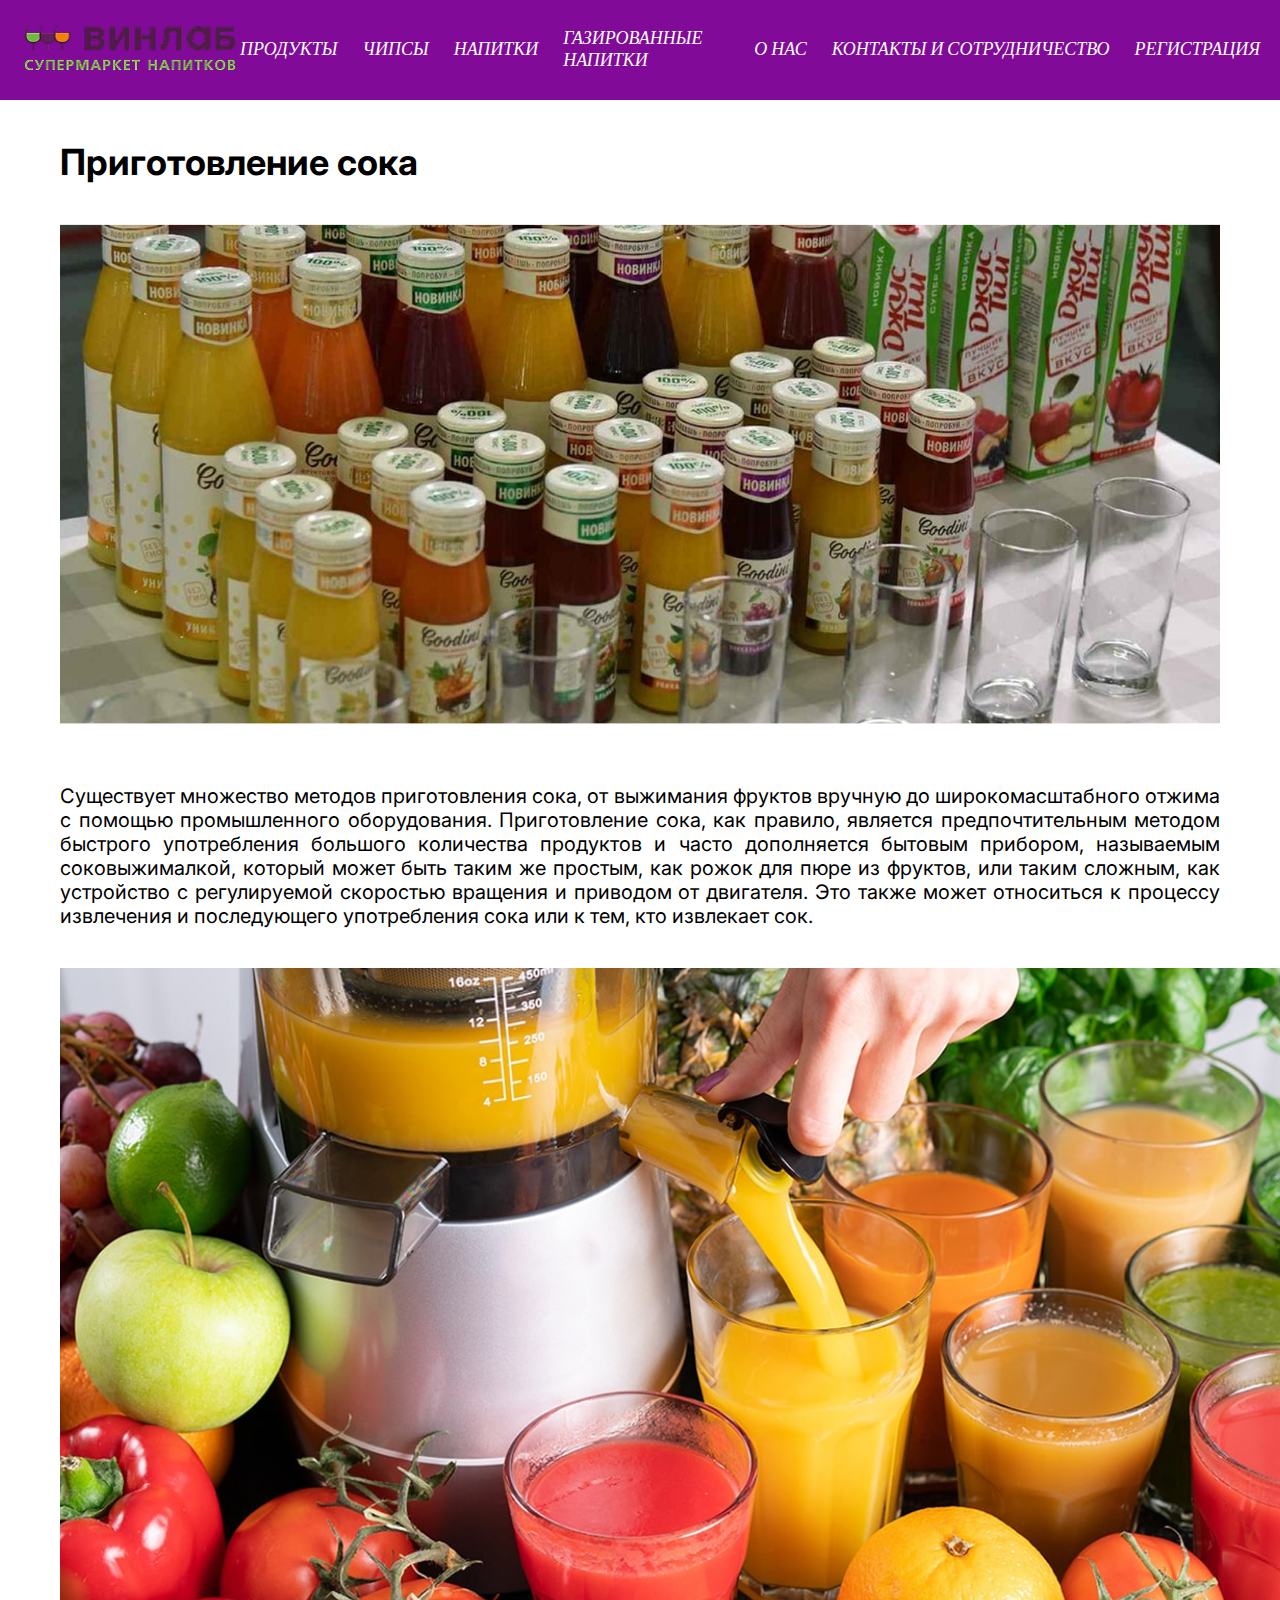
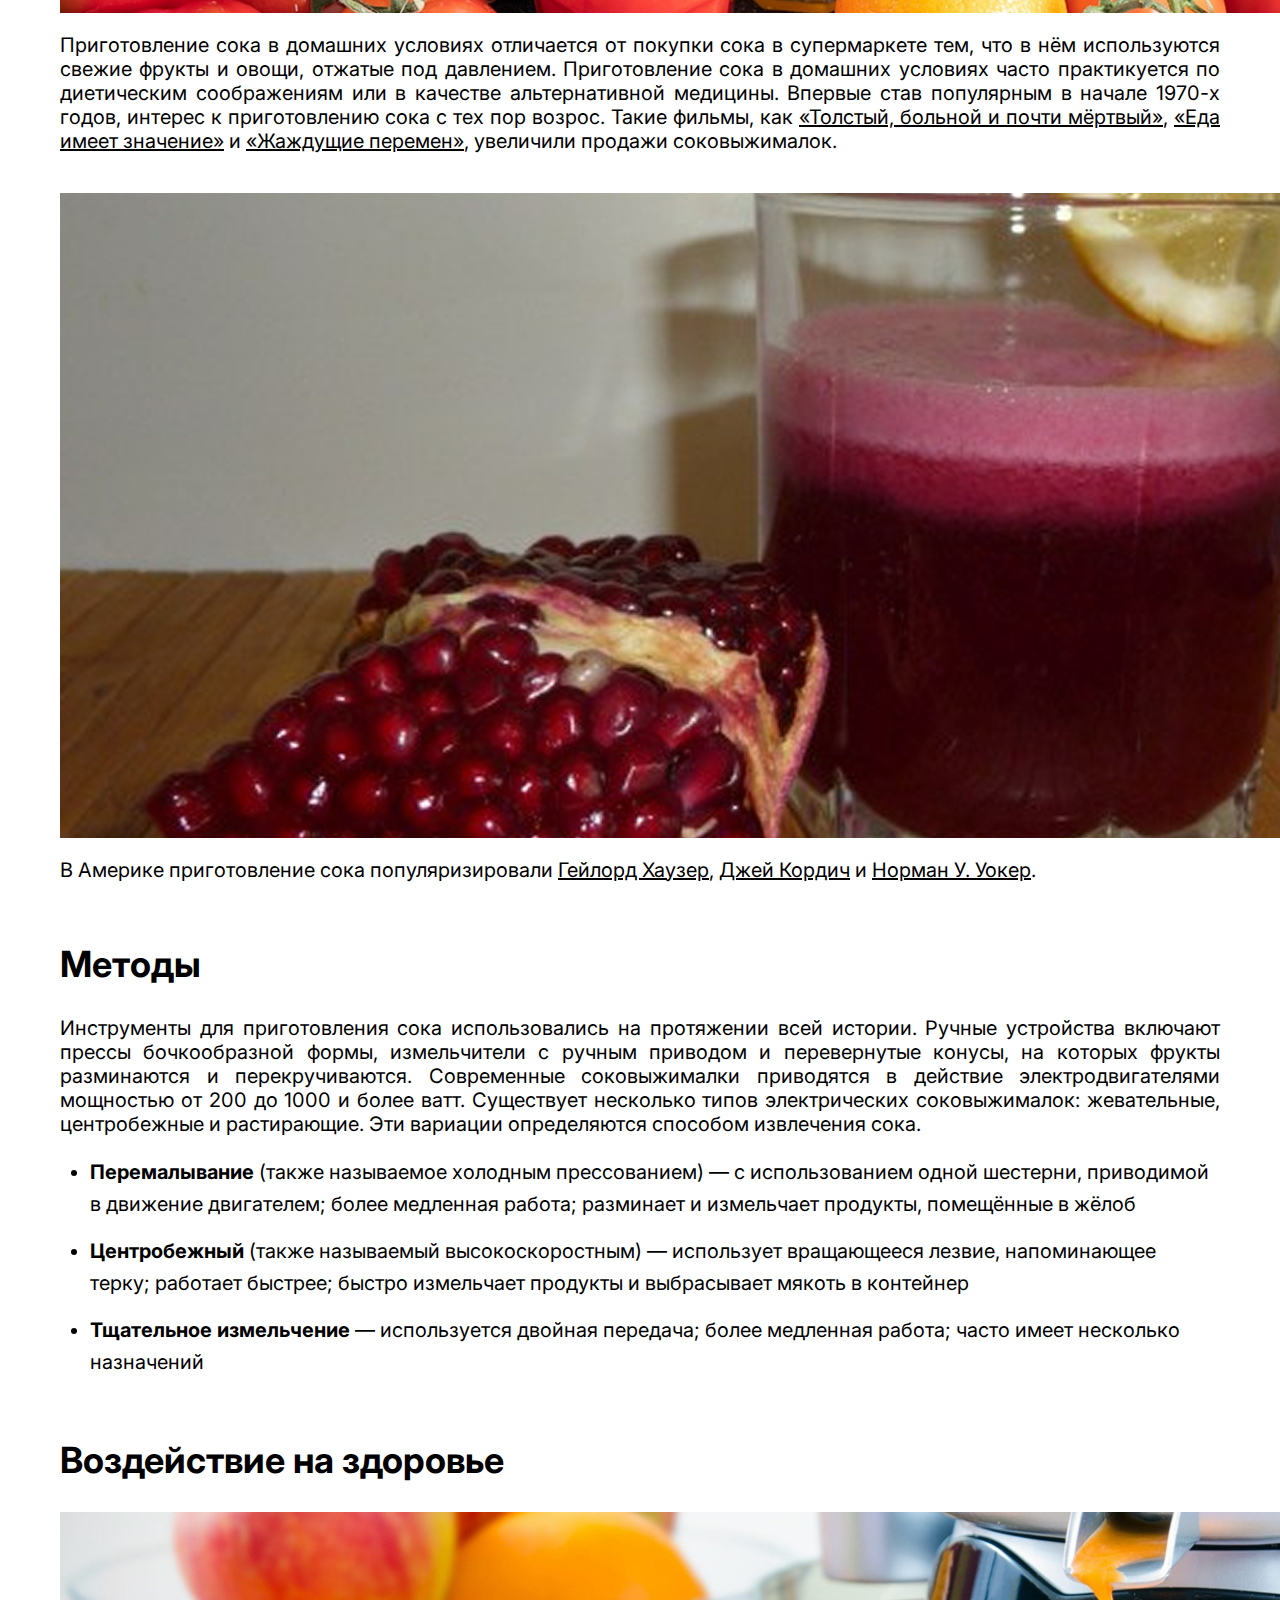
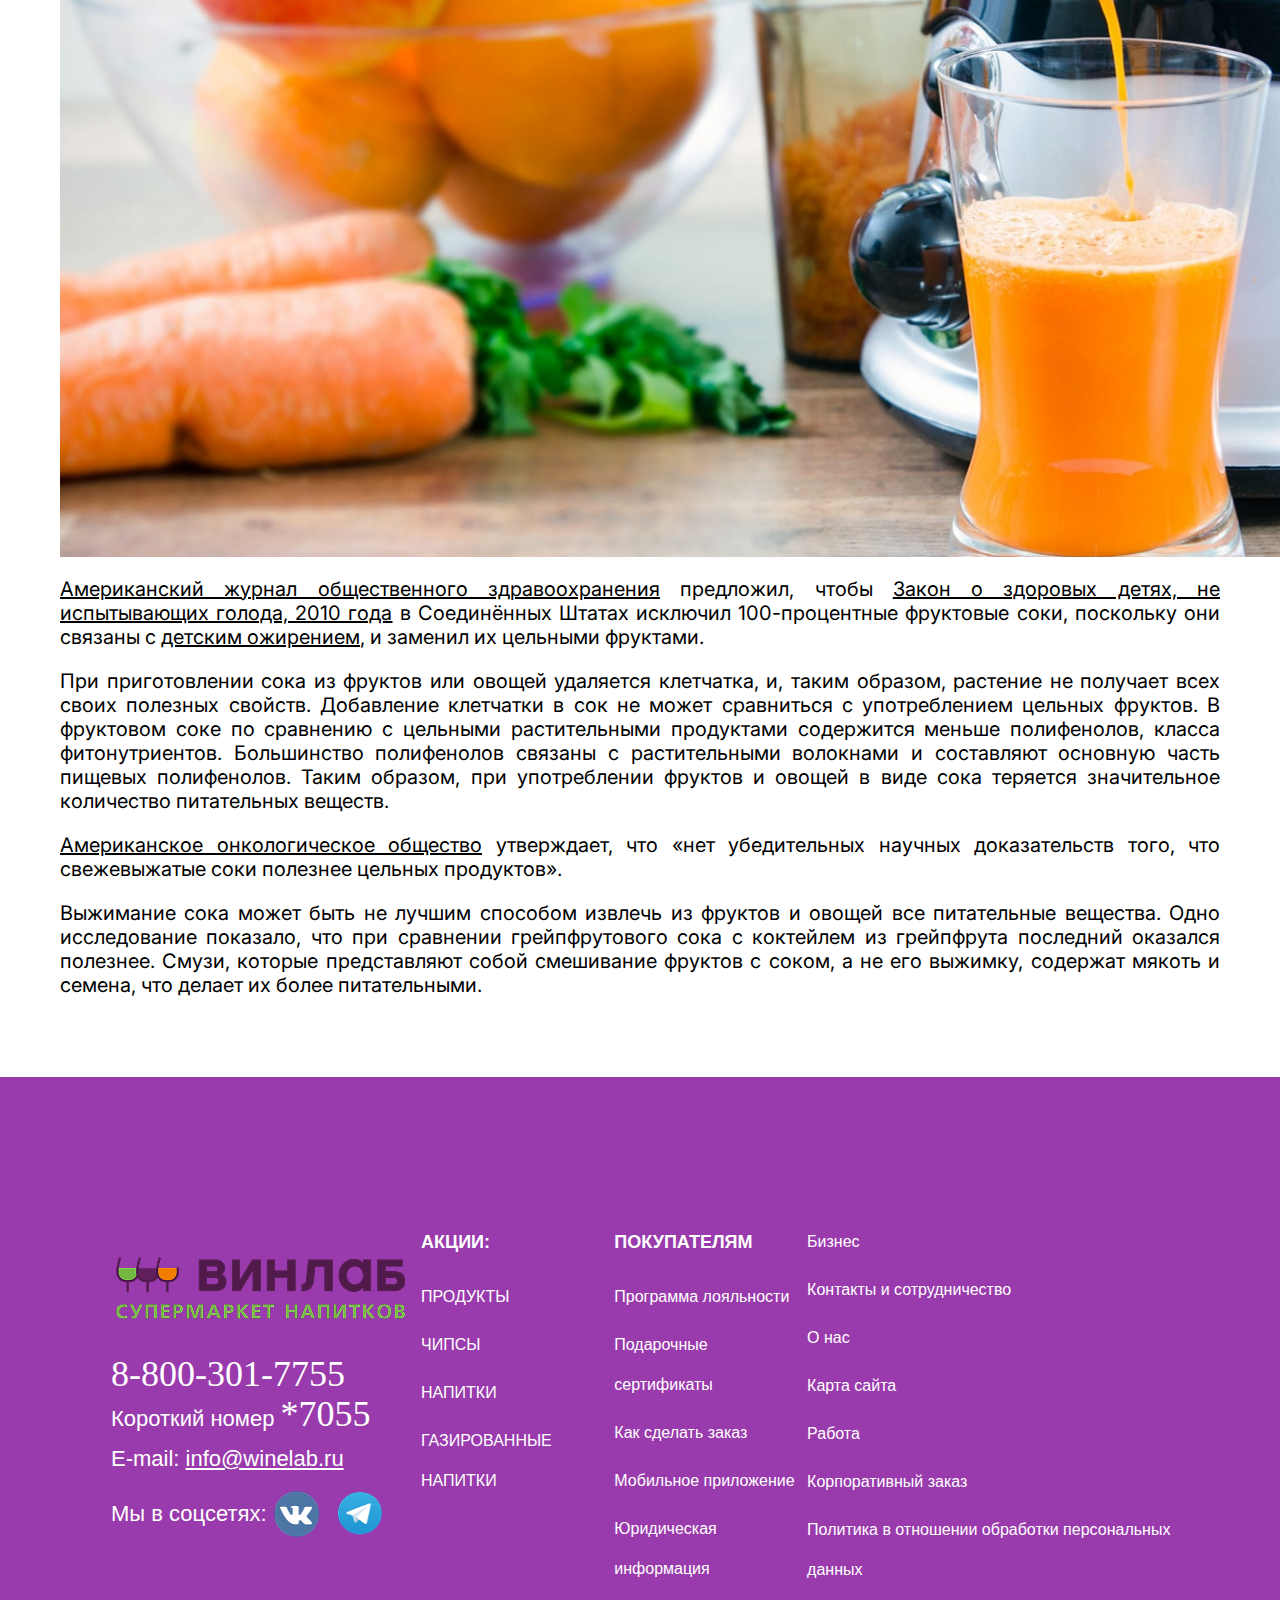
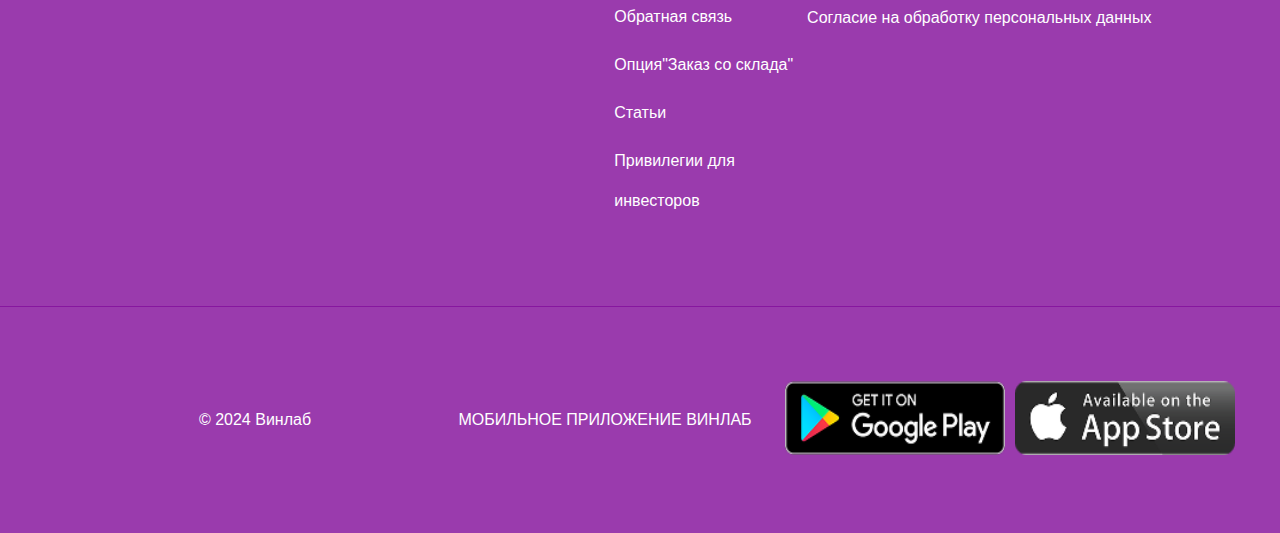
<file: juice.html>
<!DOCTYPE html>
<html lang="ru">
<head>
    <meta charset="UTF-8">
    <meta name="viewport" content="width=device-width, initial-scale=1.0">
    <title>Приготовление сока - Виндос</title>
    <link rel="stylesheet" href="style.css">
    <link href="https://fonts.googleapis.com/css2?family=Kristi:wght@400&family=Inter:wght@400;700&display=swap" rel="stylesheet">
</head>
<body>
    <header class="header">
        <div class="container">
            <div class="logo">
                <a href="index.html"><img src="img/header/logo.png"></a>
            </div>
            <nav class="navigation-center">
                <a href="products.html" class="nav-item">ПРОДУКТЫ</a>
                <a href="products_chips.html" class="nav-item">ЧИПСЫ</a>
                <a href="products_juice.html" class="nav-item">НАПИТКИ</a>
                <a href="products_soda.html" class="nav-item">ГАЗИРОВАННЫЕ НАПИТКИ</a>
            </nav>
            <nav class="navigation-right">
                <a href="about.html" class="nav-item">О НАС</a>
                <a href="contacts.html" class="nav-item">КОНТАКТЫ И СОТРУДНИЧЕСТВО</a>
                <a href="register.html" class="nav-item">РЕГИСТРАЦИЯ</a>
            </nav>
            <button class="hamburger" id="hamburger">
                <span></span>
                <span></span>
                <span></span>
            </button>
        </div>
        <nav class="mobile-nav" id="mobileNav">
            <a href="products.html" class="mobile-nav-item">ПРОДУКТЫ</a>
            <a href="products_chips.html" class="mobile-nav-item">ЧИПСЫ</a>
            <a href="products_juice.html" class="mobile-nav-item">НАПИТКИ</a>
            <a href="products_soda.html" class="mobile-nav-item">ГАЗИРОВАННЫЕ НАПИТКИ</a>
            <a href="about.html" class="mobile-nav-item">О НАС</a>
            <a href="contacts.html" class="mobile-nav-item">КОНТАКТЫ И СОТРУДНИЧЕСТВО</a>
            <a href="register.html" class="mobile-nav-item">РЕГИСТРАЦИЯ</a>
        </nav>
    </header>
    
    <main class="juice-content">
        <h1 class="juice-title">Приготовление сока</h1>
        
        <section class="juice-hero">
            <img src="img/page1/page1.png" class="juice-hero-image">
        </section>

        <section class="juice-section">
            <p class="juice-text">Существует множество методов приготовления сока, от выжимания фруктов вручную до широкомасштабного отжима с помощью промышленного оборудования. Приготовление сока, как правило, является предпочтительным методом быстрого употребления большого количества продуктов и часто дополняется бытовым прибором, называемым соковыжималкой, который может быть таким же простым, как рожок для пюре из фруктов, или таким сложным, как устройство с регулируемой скоростью вращения и приводом от двигателя. Это также может относиться к процессу извлечения и последующего употребления сока или к тем, кто извлекает сок.</p>
        </section>

        <section class="juice-section">
            <a href="juice.html"><img src="img/page1/page2.png" class="juice-image"></a>
            <p class="juice-text">Приготовление сока в домашних условиях отличается от покупки сока в супермаркете тем, что в нём используются свежие фрукты и овощи, отжатые под давлением. Приготовление сока в домашних условиях часто практикуется по диетическим соображениям или в качестве альтернативной медицины. Впервые став популярным в начале 1970-х годов, интерес к приготовлению сока с тех пор возрос. Такие фильмы, как <u>«Толстый, больной и почти мёртвый»</u>, <u>«Еда имеет значение»</u> и <u>«Жаждущие перемен»</u>, увеличили продажи соковыжималок.</p>
        </section>

        <section class="juice-section">
            <a href="juice.html"><img src="img/page1/page3.png" class="juice-image"></a>
            <p class="juice-text">В Америке приготовление сока популяризировали <u>Гейлорд Хаузер</u>, <u>Джей Кордич</u> и <u>Норман У. Уокер</u>.</p>
        </section>

        <section class="juice-section">
            <h2 class="juice-subtitle">Методы</h2>
            <p class="juice-text">Инструменты для приготовления сока использовались на протяжении всей истории. Ручные устройства включают прессы бочкообразной формы, измельчители с ручным приводом и перевернутые конусы, на которых фрукты разминаются и перекручиваются. Современные соковыжималки приводятся в действие электродвигателями мощностью от 200 до 1000 и более ватт. Существует несколько типов электрических соковыжималок: жевательные, центробежные и растирающие. Эти вариации определяются способом извлечения сока.</p>
            <ul class="juice-list">
                <li><strong>Перемалывание</strong> (также называемое холодным прессованием) — с использованием одной шестерни, приводимой в движение двигателем; более медленная работа; разминает и измельчает продукты, помещённые в жёлоб</li>
                <li><strong>Центробежный</strong> (также называемый высокоскоростным) — использует вращающееся лезвие, напоминающее терку; работает быстрее; быстро измельчает продукты и выбрасывает мякоть в контейнер</li>
                <li><strong>Тщательное измельчение</strong> — используется двойная передача; более медленная работа; часто имеет несколько назначений</li>
            </ul>
        </section>

        <section class="juice-section">
            <h2 class="juice-subtitle">Воздействие на здоровье</h2>
            <a href="juice.html"><img src="img/page1/page4.png" class="juice-image"></a>
            <p class="juice-text"><u>Американский журнал общественного здравоохранения</u> предложил, чтобы <u>Закон о здоровых детях, не испытывающих голода, 2010 года</u> в Соединённых Штатах исключил 100-процентные фруктовые соки, поскольку они связаны с <u>детским ожирением</u>, и заменил их цельными фруктами.</p>
            <p class="juice-text">При приготовлении сока из фруктов или овощей удаляется клетчатка, и, таким образом, растение не получает всех своих полезных свойств. Добавление клетчатки в сок не может сравниться с употреблением цельных фруктов. В фруктовом соке по сравнению с цельными растительными продуктами содержится меньше полифенолов, класса фитонутриентов. Большинство полифенолов связаны с растительными волокнами и составляют основную часть пищевых полифенолов. Таким образом, при употреблении фруктов и овощей в виде сока теряется значительное количество питательных веществ.</p>
            <p class="juice-text"><u>Американское онкологическое общество</u> утверждает, что «нет убедительных научных доказательств того, что свежевыжатые соки полезнее цельных продуктов».</p>
            <p class="juice-text">Выжимание сока может быть не лучшим способом извлечь из фруктов и овощей все питательные вещества. Одно исследование показало, что при сравнении грейпфрутового сока с коктейлем из грейпфрута последний оказался полезнее. Смузи, которые представляют собой смешивание фруктов с соком, а не его выжимку, содержат мякоть и семена, что делает их более питательными.</p>
        </section>
    </main>

    <script>
        const hamburger = document.getElementById('hamburger');
        const mobileNav = document.getElementById('mobileNav');

        hamburger.addEventListener('click', () => {
            hamburger.classList.toggle('active');
            mobileNav.classList.toggle('active');
        });

        document.addEventListener('click', (e) => {
            if (!hamburger.contains(e.target) && !mobileNav.contains(e.target)) {
                hamburger.classList.remove('active');
                mobileNav.classList.remove('active');
            }
        });
    </script>

    <footer class="footer">
        <section class="over">
            <div class="over-card">
                <div class="over-logo">
                    <img src="img/logo.png" width="300px" height="132px">
                    <a href="#"><h2>8-800-301-7755</h2></a>
                    <a href="#">Короткий номер <b>*7055</b></a>
                    <p>E-mail: <a href="#">info@winelab.ru</a></p>
                    <p>Мы в соцсетях:
                        <a href="#"><img src="img/vk.png" width="60px" height="70px"></a>
                        <a href="#"><img src="img/telegram.png" width="47px" height="47px"></a>
                    </p>
                </div>
                <div class="over-stocks">
                    <p>АКЦИИ:</p>
                    <li><a href="#">ПРОДУКТЫ</a></li>
                    <li><a href="chips.html">ЧИПСЫ</a></li>
                    <li><a href="juice.html">НАПИТКИ</a></li>
                    <li><a href="soda.html">ГАЗИРОВАННЫЕ НАПИТКИ</a></li>
                </div>
                <div class="to-costumers">
                    <p>ПОКУПАТЕЛЯМ</p>
                    <li><a href="#">Программа лояльности</a></li>
                    <li><a href="#">Подарочные сертификаты</a></li>
                    <li><a href="#">Как сделать заказ</a></li>
                    <li><a href="#">Мобильное приложение</a></li>
                    <li><a href="#">Юридическая информация</a></li>
                    <li><a href="#">Обратная связь</a></li>
                    <li><a href="#">Опция"Заказ со склада"</a></li>
                    <li><a href="#">Статьи</a></li>
                    <li><a href="#">Привилегии для инвесторов</a></li>
                </div>
                <div class="to-costumers">
                    <li><a href="#">Бизнес</a></li>
                    <li><a href="contacts.html">Контакты и сотрудничество</a></li>
                    <li><a href="about.html">О нас</a></li>
                    <li><a href="#">Карта сайта</a></li>
                    <li><a href="#">Работа</a></li>
                    <li><a href="#">Корпоративный заказ</a></li>
                    <li><a href="#">Политика в отношении обработки персональных данных</a></li>
                    <li><a href="#">Согласие на обработку персональных данных</a></li>
                </div>
            </div>
        </section>
        <div class="over-header">
            <div class="over-card-header">
                <div class="over-title">
                    <p>© 2024 Винлаб</p>
                </div>
                <div class="over-title">
                    <p>МОБИЛЬНОЕ ПРИЛОЖЕНИЕ ВИНЛАБ</p>
                </div>
                <div class="over-title">
                    <a href="#"><img src="img/google.png"></a>
                    <a href="#"><img src="img/app.png"></a>
                </div>
            </div>
        </div>
    </footer>
</body>
</html>
</file>
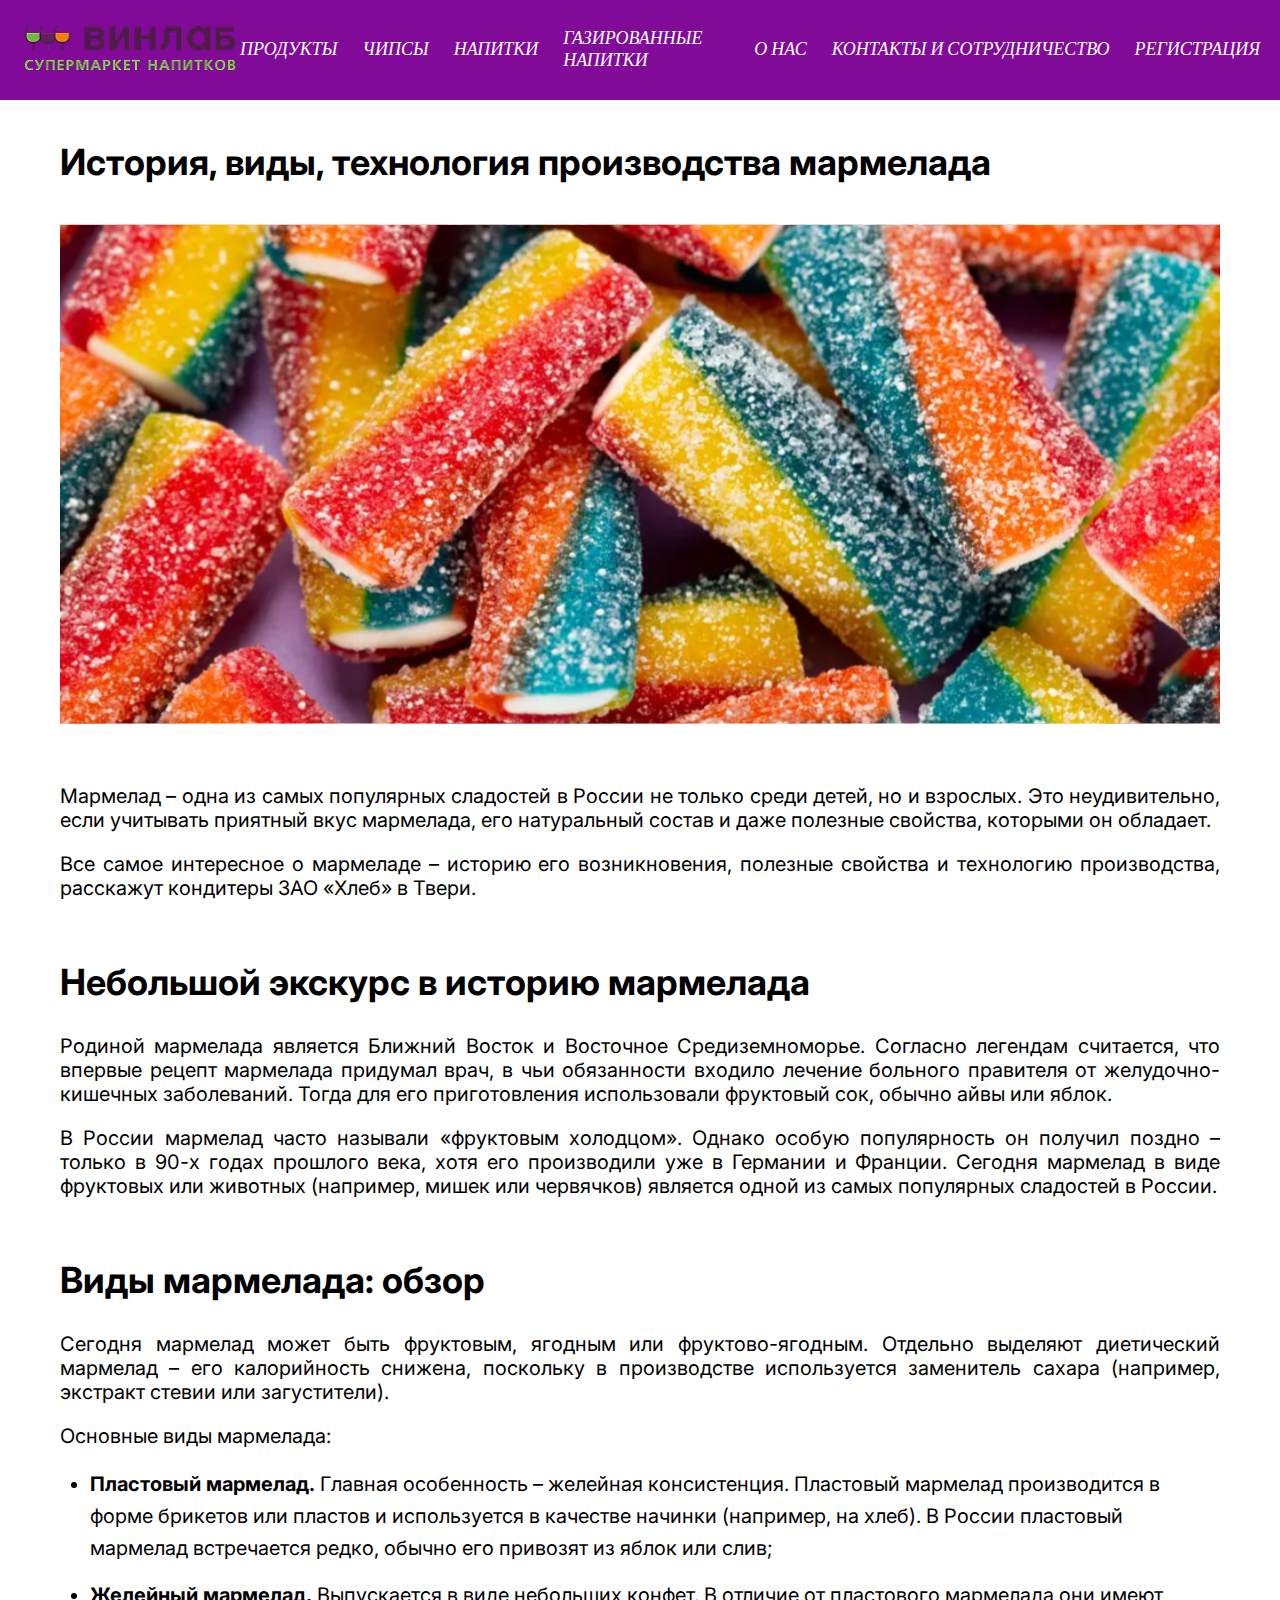
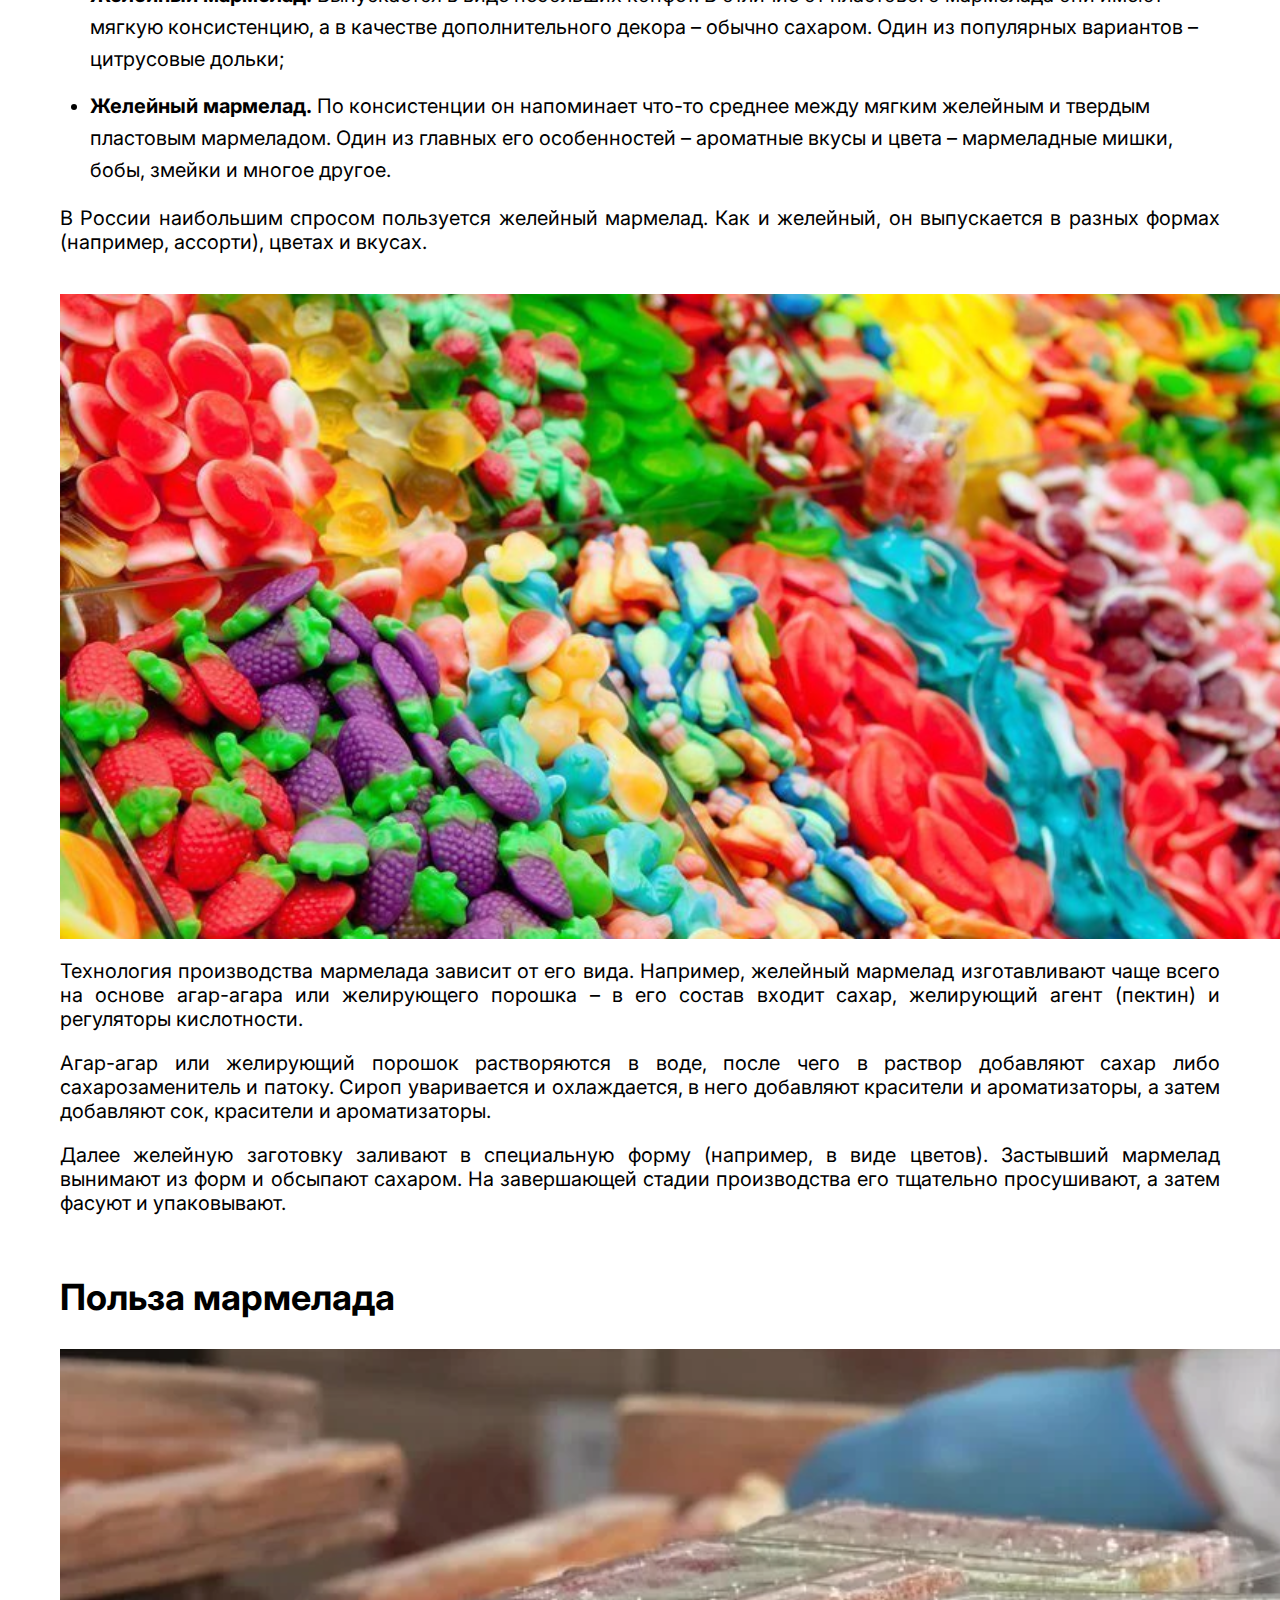
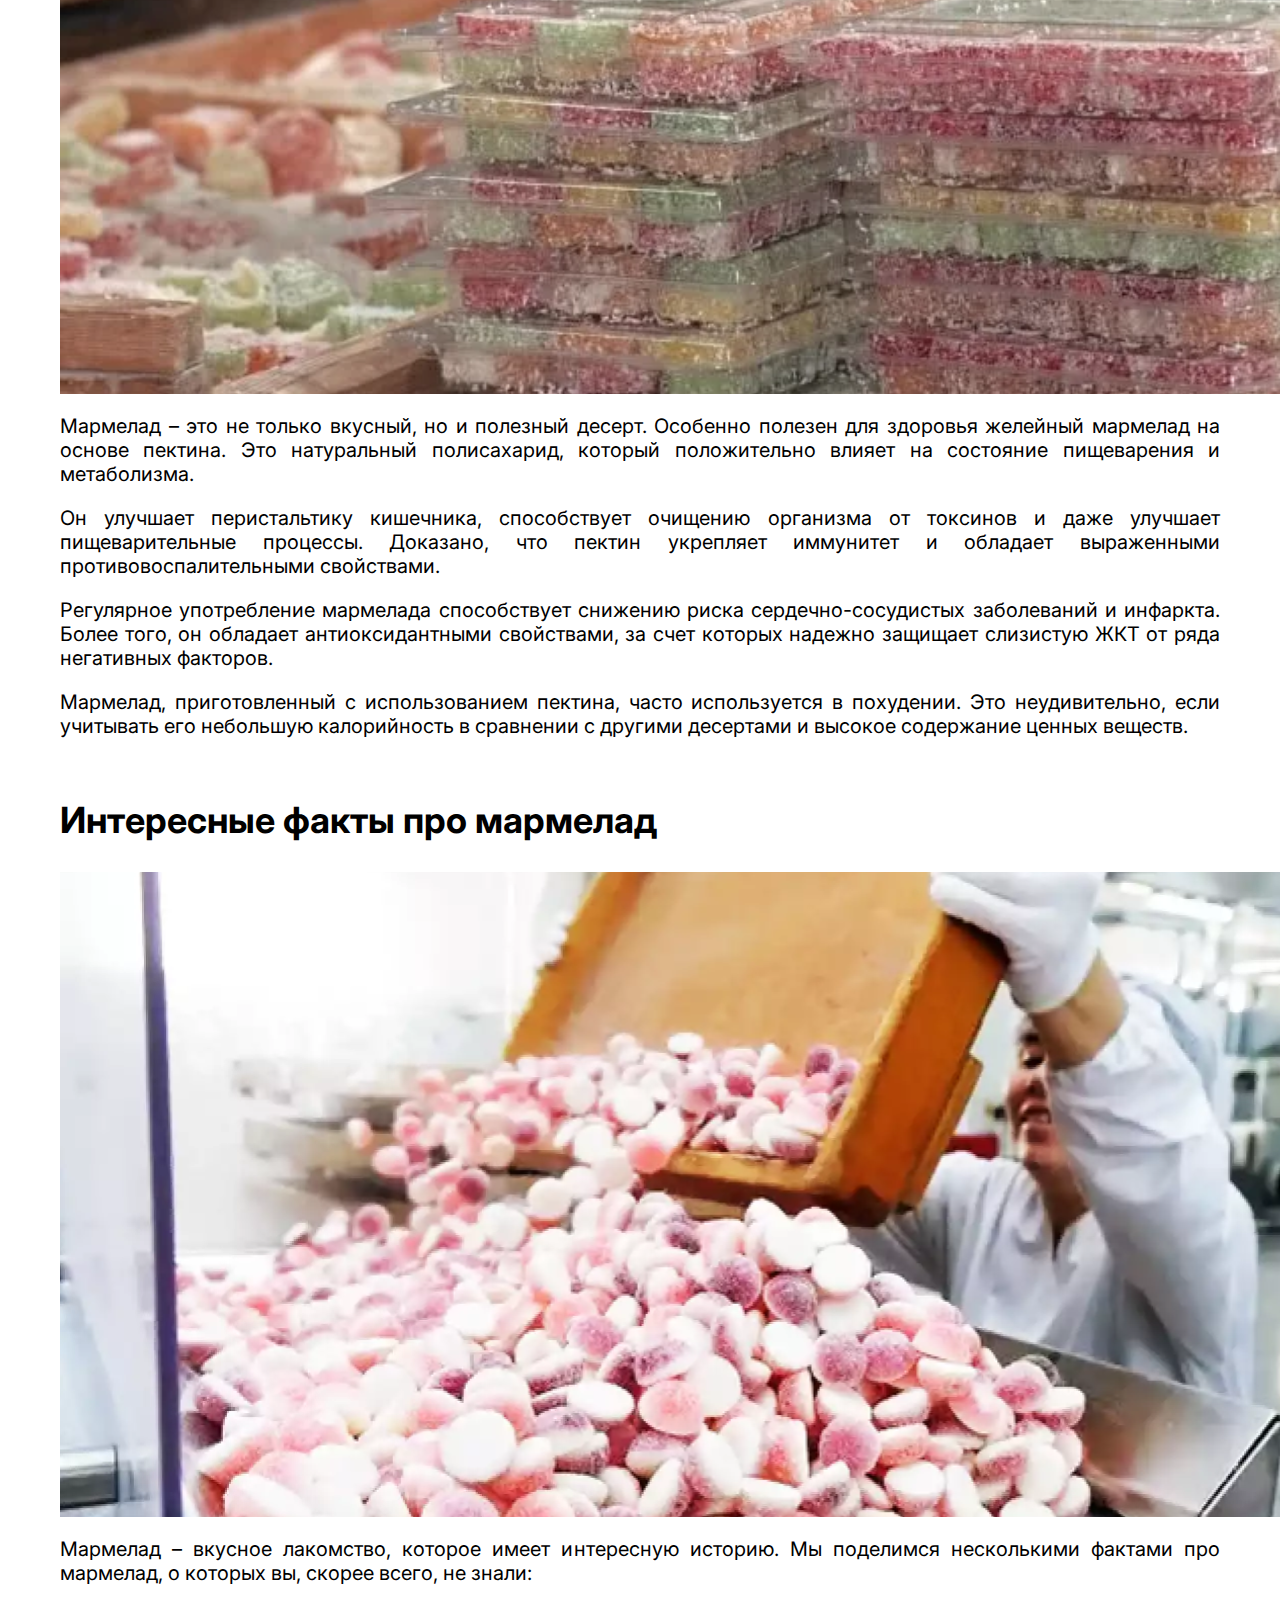
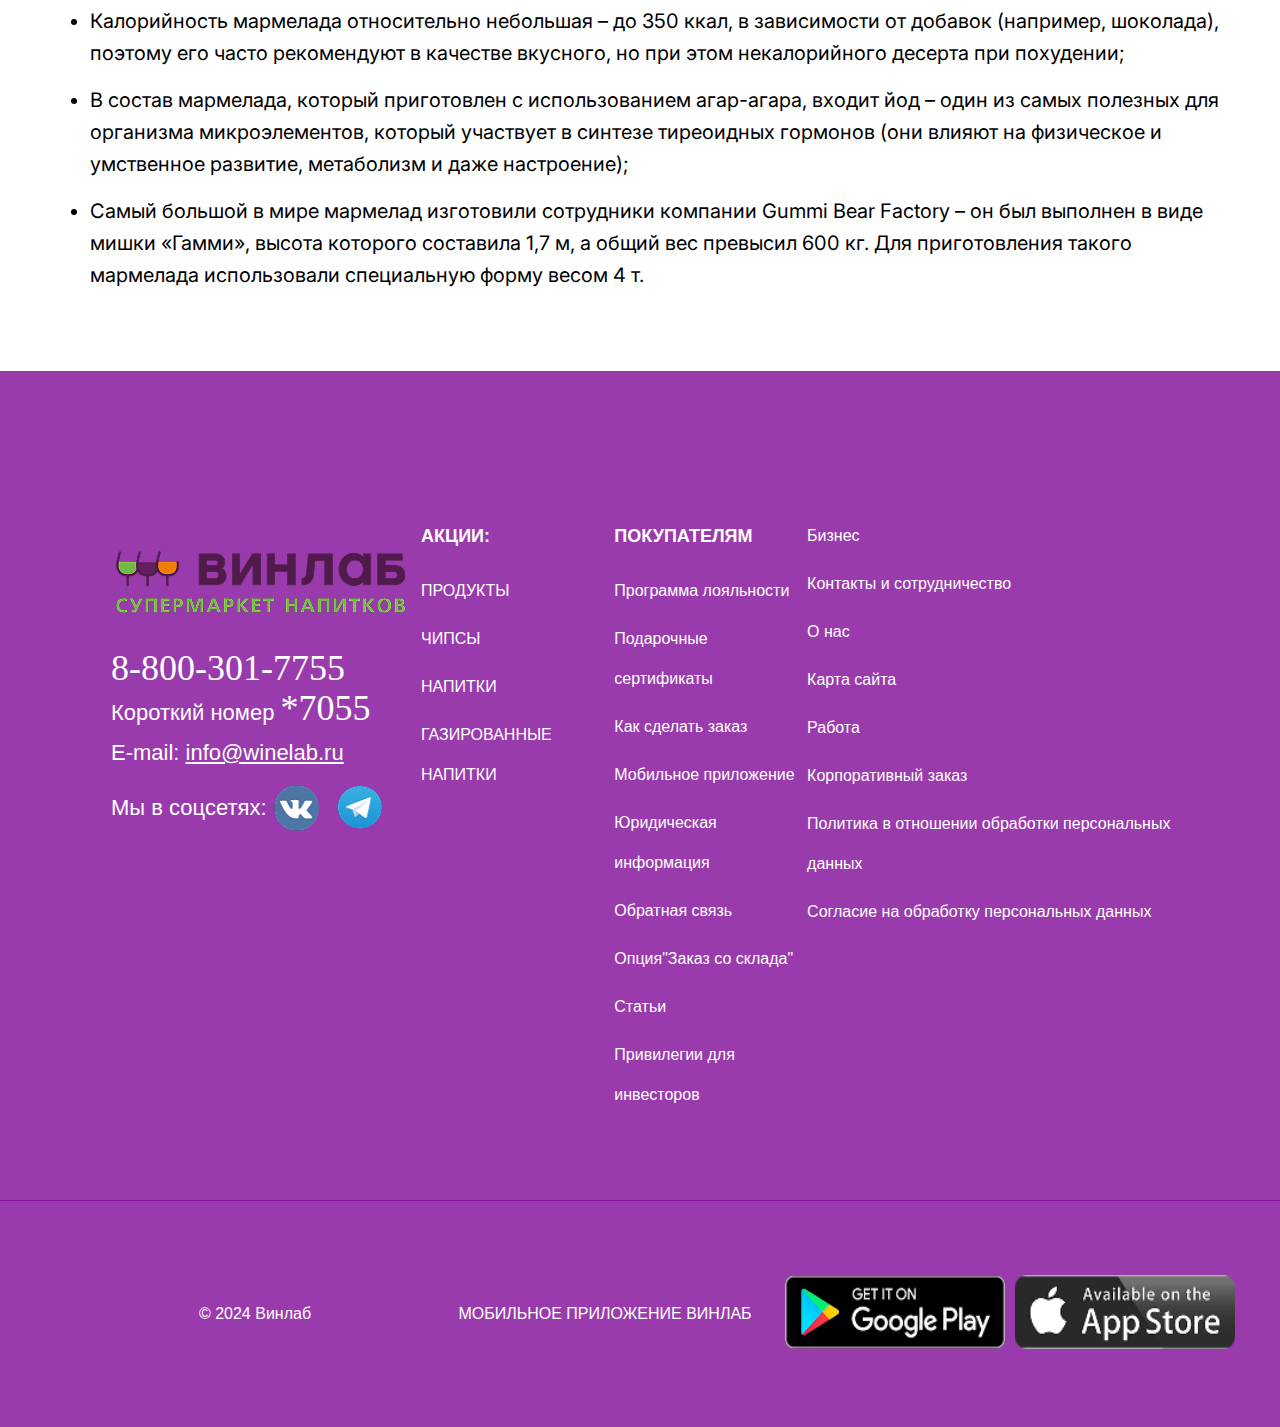
<file: marmalade.html>
<!DOCTYPE html>
<html lang="ru">
<head>
    <meta charset="UTF-8">
    <meta name="viewport" content="width=device-width, initial-scale=1.0">
    <title>История, виды, технология производства мармелада - Виндос</title>
    <link rel="stylesheet" href="style.css">
    <link href="https://fonts.googleapis.com/css2?family=Kristi:wght@400&family=Inter:wght@400;700&display=swap" rel="stylesheet">
</head>
<body>
    <header class="header">
        <div class="container">
            <div class="logo">
                <a href="index.html"><img src="img/header/logo.png"></a>
            </div>
            <nav class="navigation-center">
                <a href="products.html" class="nav-item">ПРОДУКТЫ</a>
                <a href="products_chips.html" class="nav-item">ЧИПСЫ</a>
                <a href="products_juice.html" class="nav-item">НАПИТКИ</a>
                <a href="products_soda.html" class="nav-item">ГАЗИРОВАННЫЕ НАПИТКИ</a>
            </nav>
            <nav class="navigation-right">
                <a href="about.html" class="nav-item">О НАС</a>
                <a href="contacts.html" class="nav-item">КОНТАКТЫ И СОТРУДНИЧЕСТВО</a>
                <a href="register.html" class="nav-item">РЕГИСТРАЦИЯ</a>
            </nav>
            <button class="hamburger" id="hamburger">
                <span></span>
                <span></span>
                <span></span>
            </button>
        </div>
        <nav class="mobile-nav" id="mobileNav">
            <a href="products.html" class="mobile-nav-item">ПРОДУКТЫ</a>
            <a href="products_chips.html" class="mobile-nav-item">ЧИПСЫ</a>
            <a href="products_juice.html" class="mobile-nav-item">НАПИТКИ</a>
            <a href="products_soda.html" class="mobile-nav-item">ГАЗИРОВАННЫЕ НАПИТКИ</a>
            <a href="about.html" class="mobile-nav-item">О НАС</a>
            <a href="contacts.html" class="mobile-nav-item">КОНТАКТЫ И СОТРУДНИЧЕСТВО</a>
            <a href="register.html" class="mobile-nav-item">РЕГИСТРАЦИЯ</a>
        </nav>
    </header>
    
    <main class="juice-content">
        <h1 class="juice-title">История, виды, технология производства мармелада</h1>
        
        <section class="juice-hero">
            <img src="img/page5/page1.svg" class="juice-hero-image">
        </section>

        <section class="juice-section">
            <p class="juice-text">Мармелад – одна из самых популярных сладостей в России не только среди детей, но и взрослых. Это неудивительно, если учитывать приятный вкус мармелада, его натуральный состав и даже полезные свойства, которыми он обладает.</p>
            <p class="juice-text">Все самое интересное о мармеладе – историю его возникновения, полезные свойства и технологию производства, расскажут кондитеры ЗАО «Хлеб» в Твери.</p>
        </section>

        <section class="juice-section">
            <h2 class="juice-subtitle">Небольшой экскурс в историю мармелада</h2>
            <p class="juice-text">Родиной мармелада является Ближний Восток и Восточное Средиземноморье. Согласно легендам считается, что впервые рецепт мармелада придумал врач, в чьи обязанности входило лечение больного правителя от желудочно-кишечных заболеваний. Тогда для его приготовления использовали фруктовый сок, обычно айвы или яблок.</p>
            <p class="juice-text">В России мармелад часто называли «фруктовым холодцом». Однако особую популярность он получил поздно – только в 90-х годах прошлого века, хотя его производили уже в Германии и Франции. Сегодня мармелад в виде фруктовых или животных (например, мишек или червячков) является одной из самых популярных сладостей в России.</p>
        </section>

        <section class="juice-section">
            <h2 class="juice-subtitle">Виды мармелада: обзор</h2>
            <p class="juice-text">Сегодня мармелад может быть фруктовым, ягодным или фруктово-ягодным. Отдельно выделяют диетический мармелад – его калорийность снижена, поскольку в производстве используется заменитель сахара (например, экстракт стевии или загустители).</p>
            <p class="juice-text">Основные виды мармелада:</p>
            <ul class="juice-list">
                <li><strong>Пластовый мармелад.</strong> Главная особенность – желейная консистенция. Пластовый мармелад производится в форме брикетов или пластов и используется в качестве начинки (например, на хлеб). В России пластовый мармелад встречается редко, обычно его привозят из яблок или слив;</li>
                <li><strong>Желейный мармелад.</strong> Выпускается в виде небольших конфет. В отличие от пластового мармелада они имеют мягкую консистенцию, а в качестве дополнительного декора – обычно сахаром. Один из популярных вариантов – цитрусовые дольки;</li>
                <li><strong>Желейный мармелад.</strong> По консистенции он напоминает что-то среднее между мягким желейным и твердым пластовым мармеладом. Один из главных его особенностей – ароматные вкусы и цвета – мармеладные мишки, бобы, змейки и многое другое.</li>
            </ul>
            <p class="juice-text">В России наибольшим спросом пользуется желейный мармелад. Как и желейный, он выпускается в разных формах (например, ассорти), цветах и вкусах.</p>
        </section>

        <section class="juice-section">
            <a href="marmalade.html"><img src="img/page5/page2.svg" class="juice-image"></a>
            <p class="juice-text">Технология производства мармелада зависит от его вида. Например, желейный мармелад изготавливают чаще всего на основе агар-агара или желирующего порошка – в его состав входит сахар, желирующий агент (пектин) и регуляторы кислотности.</p>
            <p class="juice-text">Агар-агар или желирующий порошок растворяются в воде, после чего в раствор добавляют сахар либо сахарозаменитель и патоку. Сироп уваривается и охлаждается, в него добавляют красители и ароматизаторы, а затем добавляют сок, красители и ароматизаторы.</p>
            <p class="juice-text">Далее желейную заготовку заливают в специальную форму (например, в виде цветов). Застывший мармелад вынимают из форм и обсыпают сахаром. На завершающей стадии производства его тщательно просушивают, а затем фасуют и упаковывают.</p>
        </section>

        <section class="juice-section">
            <h2 class="juice-subtitle">Польза мармелада</h2>
            <a href="marmalade.html"><img src="img/page5/page3.svg" class="juice-image"></a>
            <p class="juice-text">Мармелад – это не только вкусный, но и полезный десерт. Особенно полезен для здоровья желейный мармелад на основе пектина. Это натуральный полисахарид, который положительно влияет на состояние пищеварения и метаболизма.</p>
            <p class="juice-text">Он улучшает перистальтику кишечника, способствует очищению организма от токсинов и даже улучшает пищеварительные процессы. Доказано, что пектин укрепляет иммунитет и обладает выраженными противовоспалительными свойствами.</p>
            <p class="juice-text">Регулярное употребление мармелада способствует снижению риска сердечно-сосудистых заболеваний и инфаркта. Более того, он обладает антиоксидантными свойствами, за счет которых надежно защищает слизистую ЖКТ от ряда негативных факторов.</p>
            <p class="juice-text">Мармелад, приготовленный с использованием пектина, часто используется в похудении. Это неудивительно, если учитывать его небольшую калорийность в сравнении с другими десертами и высокое содержание ценных веществ.</p>
        </section>

        <section class="juice-section">
            <h2 class="juice-subtitle">Интересные факты про мармелад</h2>
            <a href="marmalade.html"><img src="img/page5/page4.svg" class="juice-image"></a>
            <p class="juice-text">Мармелад – вкусное лакомство, которое имеет интересную историю. Мы поделимся несколькими фактами про мармелад, о которых вы, скорее всего, не знали:</p>
            <ul class="juice-list">
                <li>Калорийность мармелада относительно небольшая – до 350 ккал, в зависимости от добавок (например, шоколада), поэтому его часто рекомендуют в качестве вкусного, но при этом некалорийного десерта при похудении;</li>
                <li>В состав мармелада, который приготовлен с использованием агар-агара, входит йод – один из самых полезных для организма микроэлементов, который участвует в синтезе тиреоидных гормонов (они влияют на физическое и умственное развитие, метаболизм и даже настроение);</li>
                <li>Самый большой в мире мармелад изготовили сотрудники компании Gummi Bear Factory – он был выполнен в виде мишки «Гамми», высота которого составила 1,7 м, а общий вес превысил 600 кг. Для приготовления такого мармелада использовали специальную форму весом 4 т.</li>
            </ul>
        </section>
    </main>

    <script>
        const hamburger = document.getElementById('hamburger');
        const mobileNav = document.getElementById('mobileNav');

        hamburger.addEventListener('click', () => {
            hamburger.classList.toggle('active');
            mobileNav.classList.toggle('active');
        });

        document.addEventListener('click', (e) => {
            if (!hamburger.contains(e.target) && !mobileNav.contains(e.target)) {
                hamburger.classList.remove('active');
                mobileNav.classList.remove('active');
            }
        });
    </script>

    <footer class="footer">
        <section class="over">
            <div class="over-card">
                <div class="over-logo">
                    <img src="img/logo.png" width="300px" height="132px">
                    <a href="#"><h2>8-800-301-7755</h2></a>
                    <a href="#">Короткий номер <b>*7055</b></a>
                    <p>E-mail: <a href="#">info@winelab.ru</a></p>
                    <p>Мы в соцсетях:
                        <a href="#"><img src="img/vk.png" width="60px" height="70px"></a>
                        <a href="#"><img src="img/telegram.png" width="47px" height="47px"></a>
                    </p>
                </div>
                <div class="over-stocks">
                    <p>АКЦИИ:</p>
                    <li><a href="#">ПРОДУКТЫ</a></li>
                    <li><a href="chips.html">ЧИПСЫ</a></li>
                    <li><a href="juice.html">НАПИТКИ</a></li>
                    <li><a href="soda.html">ГАЗИРОВАННЫЕ НАПИТКИ</a></li>
                </div>
                <div class="to-costumers">
                    <p>ПОКУПАТЕЛЯМ</p>
                    <li><a href="#">Программа лояльности</a></li>
                    <li><a href="#">Подарочные сертификаты</a></li>
                    <li><a href="#">Как сделать заказ</a></li>
                    <li><a href="#">Мобильное приложение</a></li>
                    <li><a href="#">Юридическая информация</a></li>
                    <li><a href="#">Обратная связь</a></li>
                    <li><a href="#">Опция"Заказ со склада"</a></li>
                    <li><a href="#">Статьи</a></li>
                    <li><a href="#">Привилегии для инвесторов</a></li>
                </div>
                <div class="to-costumers">
                    <li><a href="#">Бизнес</a></li>
                    <li><a href="contacts.html">Контакты и сотрудничество</a></li>
                    <li><a href="about.html">О нас</a></li>
                    <li><a href="#">Карта сайта</a></li>
                    <li><a href="#">Работа</a></li>
                    <li><a href="#">Корпоративный заказ</a></li>
                    <li><a href="#">Политика в отношении обработки персональных данных</a></li>
                    <li><a href="#">Согласие на обработку персональных данных</a></li>
                </div>
            </div>
        </section>
        <div class="over-header">
            <div class="over-card-header">
                <div class="over-title">
                    <p>© 2024 Винлаб</p>
                </div>
                <div class="over-title">
                    <p>МОБИЛЬНОЕ ПРИЛОЖЕНИЕ ВИНЛАБ</p>
                </div>
                <div class="over-title">
                    <a href="#"><img src="img/google.png"></a>
                    <a href="#"><img src="img/app.png"></a>
                </div>
            </div>
        </div>
    </footer>
</body>
</html>
</file>
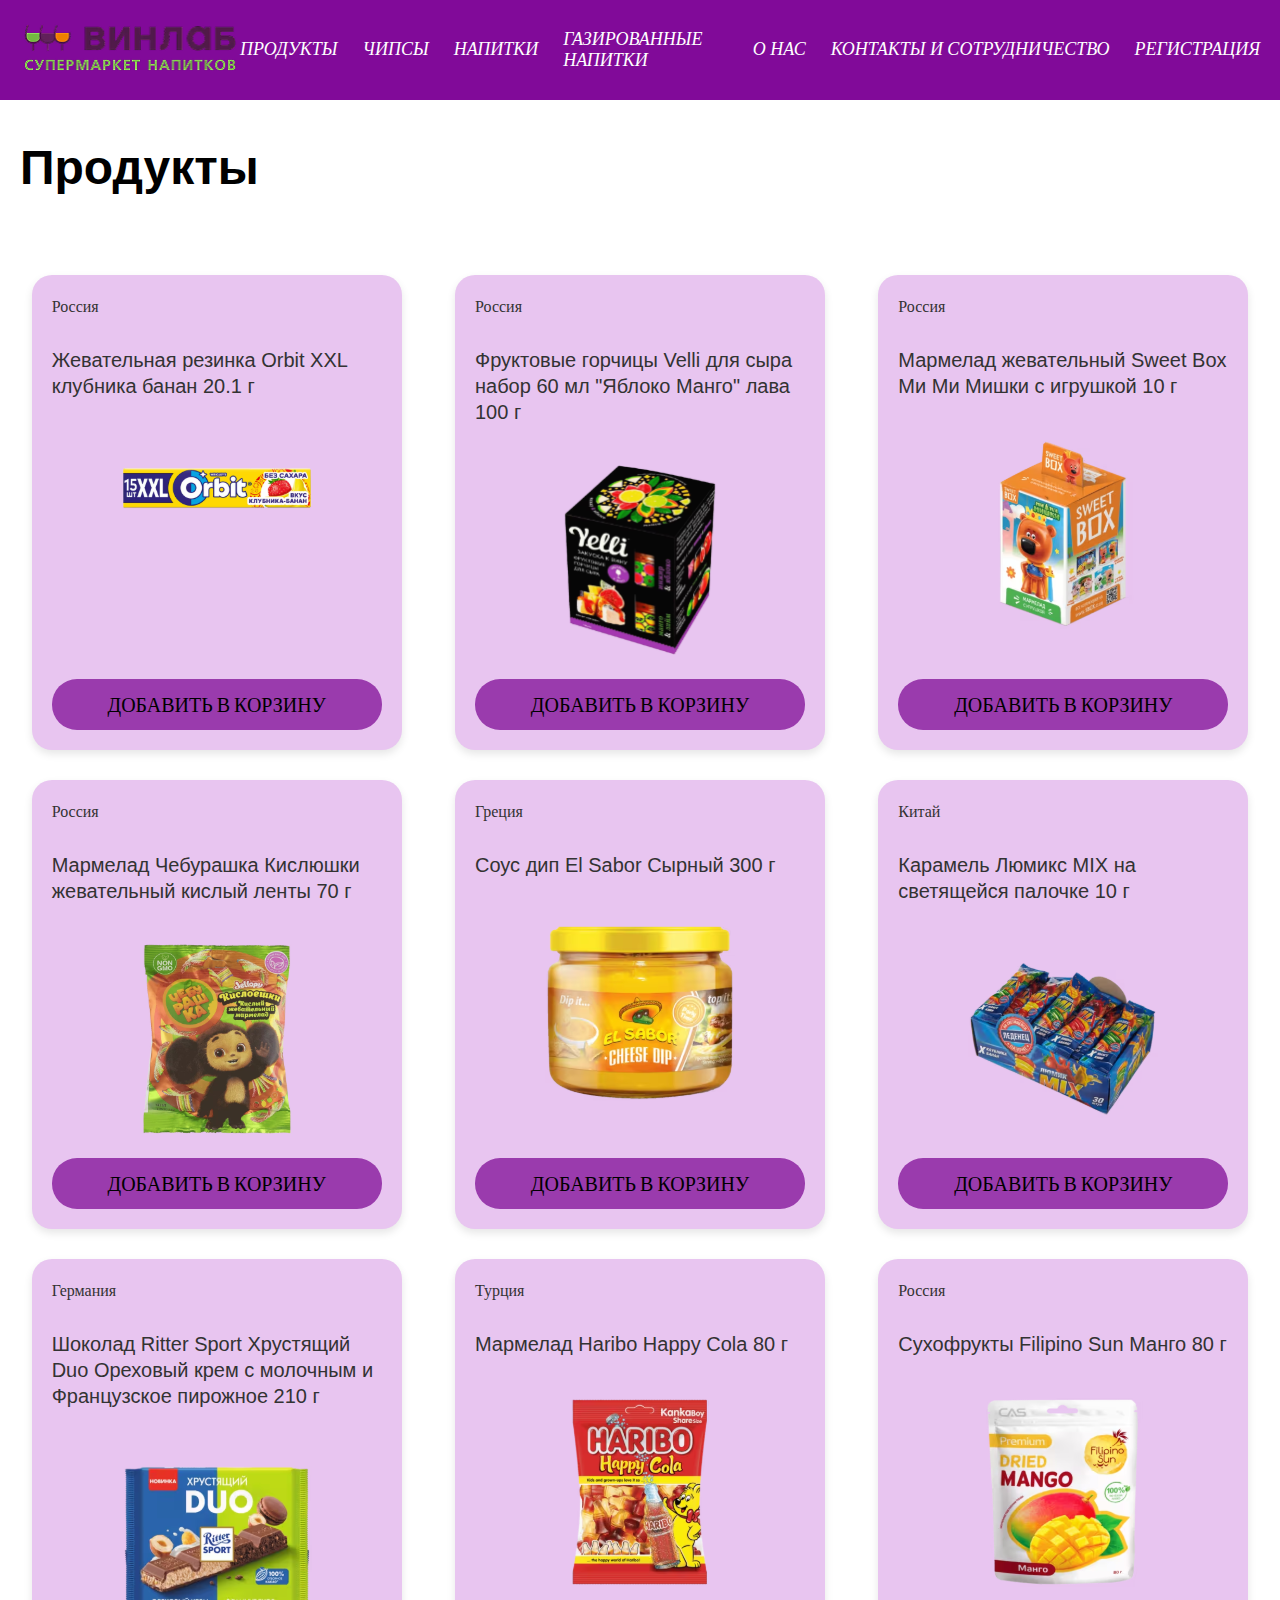
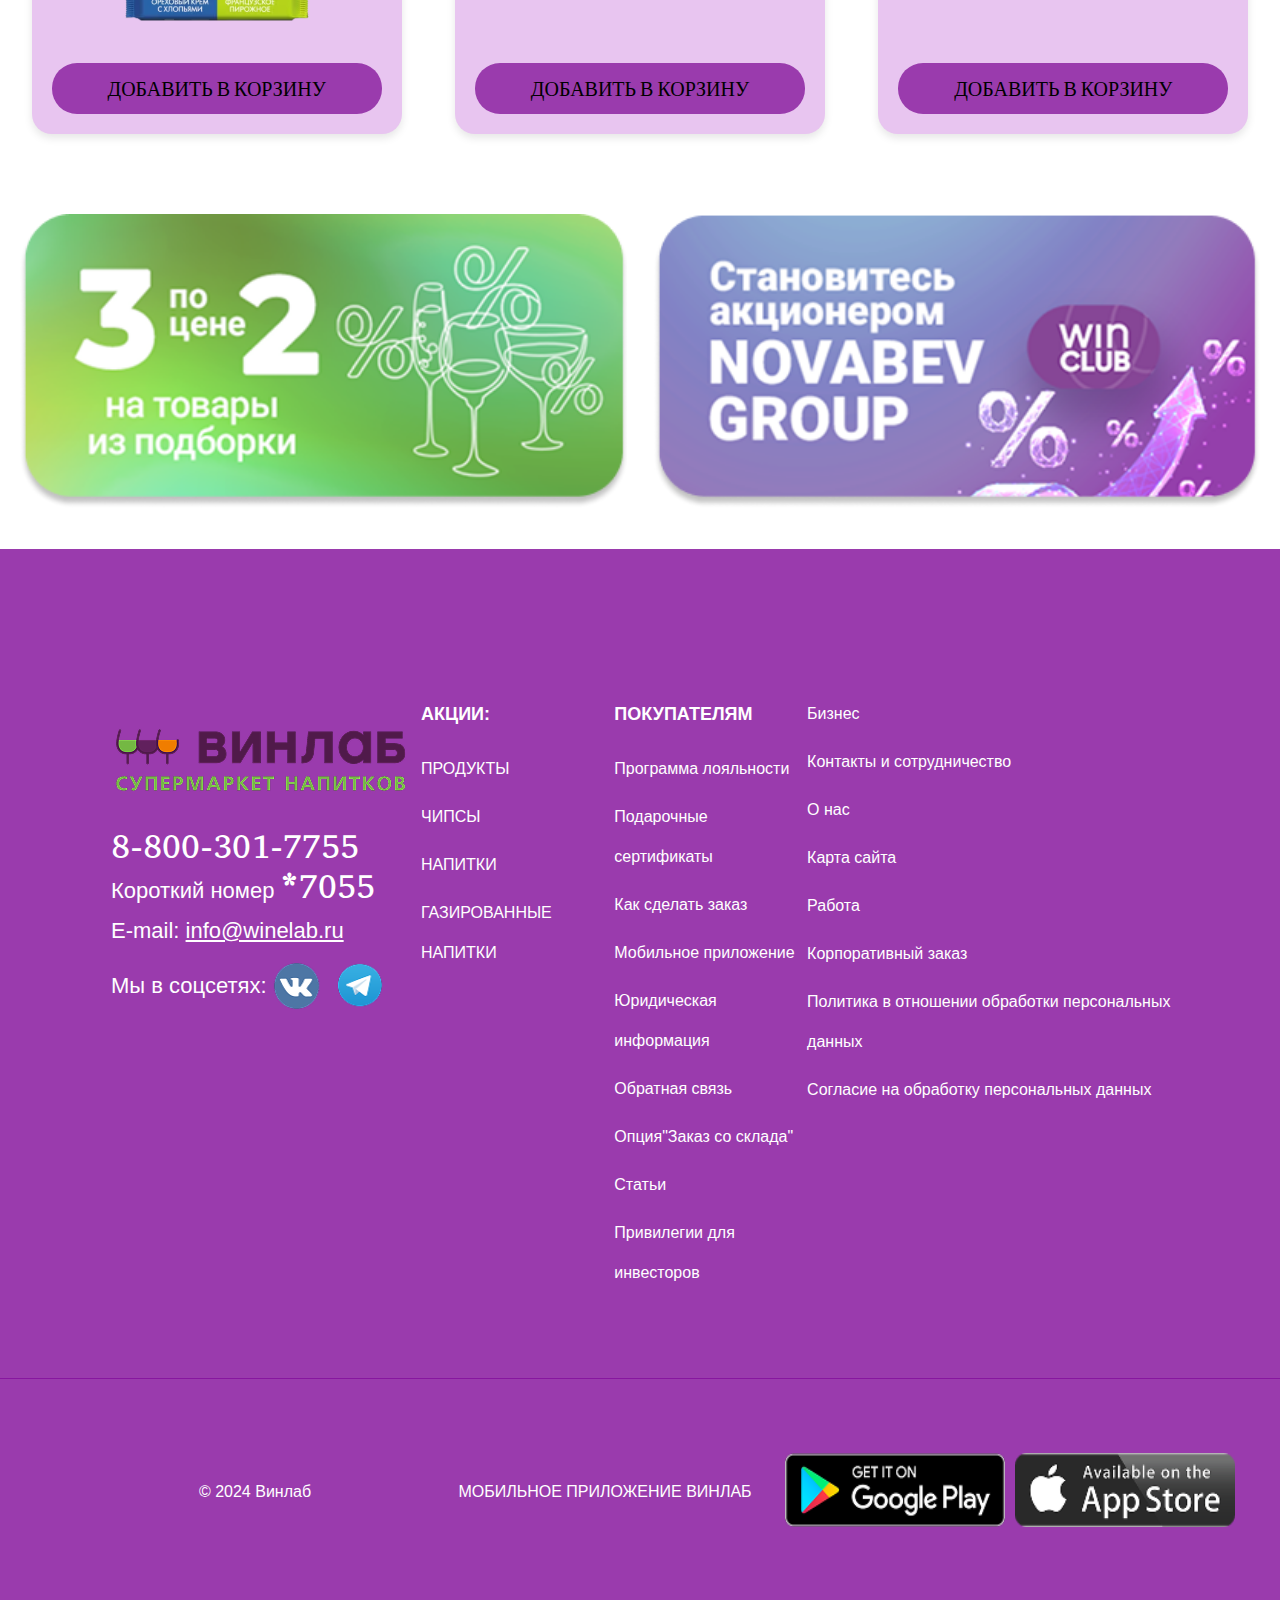
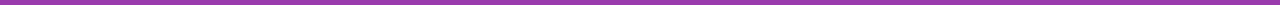
<file: products.html>
<!DOCTYPE html>
<html lang="ru">
<head>
    <meta charset="UTF-8">
    <meta name="viewport" content="width=device-width, initial-scale=1.0">
    <title>Продукты - ВинЛаб</title>
    <link rel="stylesheet" href="style.css">
    <link rel="preconnect" href="https://fonts.googleapis.com">
    <link rel="preconnect" href="https://fonts.gstatic.com" crossorigin>
    <link href="https://fonts.googleapis.com/css2?family=Abyssinica+SIL:wght@400&family=Abril+Fatface&display=swap" rel="stylesheet">
</head>
<body>
    <header class="header">
        <div class="container">
            <div class="logo">
                <a href="index.html"><img src="img/header/logo.png"></a>
            </div>
            <nav class="navigation-center">
                <a href="products.html" class="nav-item">ПРОДУКТЫ</a>
                <a href="products_chips.html" class="nav-item">ЧИПСЫ</a>
                <a href="products_juice.html" class="nav-item">НАПИТКИ</a>
                <a href="products_soda.html" class="nav-item">ГАЗИРОВАННЫЕ НАПИТКИ</a>
            </nav>
            <nav class="navigation-right">
                <a href="about.html" class="nav-item">О НАС</a>
                <a href="contacts.html" class="nav-item">КОНТАКТЫ И СОТРУДНИЧЕСТВО</a>
                <a href="register.html" class="nav-item">РЕГИСТРАЦИЯ</a>
            </nav>
            <button class="hamburger" id="hamburger">
                <span></span>
                <span></span>
                <span></span>
            </button>
        </div>
        <nav class="mobile-nav" id="mobileNav">
            <a href="products.html" class="mobile-nav-item">ПРОДУКТЫ</a>
            <a href="products_chips.html" class="mobile-nav-item">ЧИПСЫ</a>
            <a href="products_juice.html" class="mobile-nav-item">НАПИТКИ</a>
            <a href="products_soda.html" class="mobile-nav-item">ГАЗИРОВАННЫЕ НАПИТКИ</a>
            <a href="about.html" class="mobile-nav-item">О НАС</a>
            <a href="contacts.html" class="mobile-nav-item">КОНТАКТЫ И СОТРУДНИЧЕСТВО</a>
            <a href="register.html" class="mobile-nav-item">РЕГИСТРАЦИЯ</a>
        </nav>
    </header>

    <main>
        <section class="page-header">
            <h1 class="page-title">Продукты</h1>
        </section>

        <section class="products-section">
            <div class="products-container">
                <div class="product-card">
                    <div class="country">Россия</div>
                    <div class="product-name">Жевательная резинка Orbit XXL клубника банан 20.1 г</div>
                    <div class="product-image">
                        <img src="img/products/image 39.svg" width="190">
                    </div>
                    <button class="add-to-cart">ДОБАВИТЬ В КОРЗИНУ</button>
                </div>

                <div class="product-card">
                    <div class="country">Россия</div>
                    <div class="product-name">Фруктовые горчицы Velli для сыра набор 60 мл "Яблоко Манго" лава 100 г</div>
                    <div class="product-image">
                        <img src="img/products/image 40.svg" width="190">
                    </div>
                    <button class="add-to-cart">ДОБАВИТЬ В КОРЗИНУ</button>
                </div>

                <div class="product-card">
                    <div class="country">Россия</div>
                    <div class="product-name">Мармелад жевательный Sweet Box Ми Ми Мишки с игрушкой 10 г</div>
                    <div class="product-image">
                        <img src="img/products/image 41.svg" width="190">
                    </div>
                    <button class="add-to-cart">ДОБАВИТЬ В КОРЗИНУ</button>
                </div>

                <div class="product-card">
                    <div class="country">Россия</div>
                    <div class="product-name">Мармелад Чебурашка Кислюшки жевательный кислый ленты 70 г</div>
                    <div class="product-image">
                        <img src="img/products/image 42.svg" width="190">
                    </div>
                    <button class="add-to-cart">ДОБАВИТЬ В КОРЗИНУ</button>
                </div>

                <div class="product-card">
                    <div class="country">Греция</div>
                    <div class="product-name">Соус дип El Sabor Сырный 300 г</div>
                    <div class="product-image">
                        <img src="img/products/image 43.svg" width="190">
                    </div>
                    <button class="add-to-cart">ДОБАВИТЬ В КОРЗИНУ</button>
                </div>

                <div class="product-card">
                    <div class="country">Китай</div>
                    <div class="product-name">Карамель Люмикс MIX на светящейся палочке 10 г</div>
                    <div class="product-image">
                        <img src="img/products/image 44.svg" width="190">
                    </div>
                    <button class="add-to-cart">ДОБАВИТЬ В КОРЗИНУ</button>
                </div>

                <div class="product-card">
                    <div class="country">Германия</div>
                    <div class="product-name">Шоколад Ritter Sport Хрустящий Duo Ореховый крем с молочным и Французское пирожное 210 г</div>
                    <div class="product-image">
                        <img src="img/products/image 45.svg" width="190">
                    </div>
                    <button class="add-to-cart">ДОБАВИТЬ В КОРЗИНУ</button>
                </div>

                <div class="product-card">
                    <div class="country">Турция</div>
                    <div class="product-name">Мармелад Haribo Happy Cola 80 г</div>
                    <div class="product-image">
                        <img src="img/products/image 46.svg" width="190">
                    </div>
                    <button class="add-to-cart">ДОБАВИТЬ В КОРЗИНУ</button>
                </div>

                <div class="product-card">
                    <div class="country">Россия</div>
                    <div class="product-name">Сухофрукты Filipino Sun Манго 80 г</div>
                    <div class="product-image">
                        <img src="img/products/image 47.svg" width="190">
                    </div>
                    <button class="add-to-cart">ДОБАВИТЬ В КОРЗИНУ</button>
                </div>
            </div>
        </section>

        <section class="banners-section">
            <div class="banners-container">
                <img src="img/home/home2.png" class="banner">
                <img src="img/home/home3.png" class="banner">
            </div>
        </section>
    </main>

    <script>
        const hamburger = document.getElementById('hamburger');
        const mobileNav = document.getElementById('mobileNav');

        hamburger.addEventListener('click', () => {
            hamburger.classList.toggle('active');
            mobileNav.classList.toggle('active');
        });

        document.addEventListener('click', (e) => {
            if (!hamburger.contains(e.target) && !mobileNav.contains(e.target)) {
                hamburger.classList.remove('active');
                mobileNav.classList.remove('active');
            }
        });
    </script>

    <footer class="footer">
        <section class="over">
            <div class="over-card">
                <div class="over-logo">
                    <img src="img/logo.png" width="300px" height="132px">
                    <a href="#"><h2>8-800-301-7755</h2></a>
                    <a href="#">Короткий номер <b>*7055</b></a>
                    <p>E-mail: <a href="#">info@winelab.ru</a></p>
                    <p>Мы в соцсетях:
                        <a href="#"><img src="img/vk.png" width="60px" height="70px"></a>
                        <a href="#"><img src="img/telegram.png" width="47px" height="47px"></a>
                    </p>
                </div>
                <div class="over-stocks">
                    <p>АКЦИИ:</p>
                    <li><a href="#">ПРОДУКТЫ</a></li>
                    <li><a href="chips.html">ЧИПСЫ</a></li>
                    <li><a href="juice.html">НАПИТКИ</a></li>
                    <li><a href="soda.html">ГАЗИРОВАННЫЕ НАПИТКИ</a></li>
                </div>
                <div class="to-costumers">
                    <p>ПОКУПАТЕЛЯМ</p>
                    <li><a href="#">Программа лояльности</a></li>
                    <li><a href="#">Подарочные сертификаты</a></li>
                    <li><a href="#">Как сделать заказ</a></li>
                    <li><a href="#">Мобильное приложение</a></li>
                    <li><a href="#">Юридическая информация</a></li>
                    <li><a href="#">Обратная связь</a></li>
                    <li><a href="#">Опция"Заказ со склада"</a></li>
                    <li><a href="#">Статьи</a></li>
                    <li><a href="#">Привилегии для инвесторов</a></li>
                </div>
                <div class="to-costumers">
                    <li><a href="#">Бизнес</a></li>
                    <li><a href="contacts.html">Контакты и сотрудничество</a></li>
                    <li><a href="about.html">О нас</a></li>
                    <li><a href="#">Карта сайта</a></li>
                    <li><a href="#">Работа</a></li>
                    <li><a href="#">Корпоративный заказ</a></li>
                    <li><a href="#">Политика в отношении обработки персональных данных</a></li>
                    <li><a href="#">Согласие на обработку персональных данных</a></li>
                </div>
            </div>
        </section>
        <div class="over-header">
            <div class="over-card-header">
                <div class="over-title">
                    <p>© 2024 Винлаб</p>
                </div>
                <div class="over-title">
                    <p>МОБИЛЬНОЕ ПРИЛОЖЕНИЕ ВИНЛАБ</p>
                </div>
                <div class="over-title">
                    <a href="#"><img src="img/google.png"></a>
                    <a href="#"><img src="img/app.png"></a>
                </div>
            </div>
        </div>
    </footer>
</body>
</html>
</file>
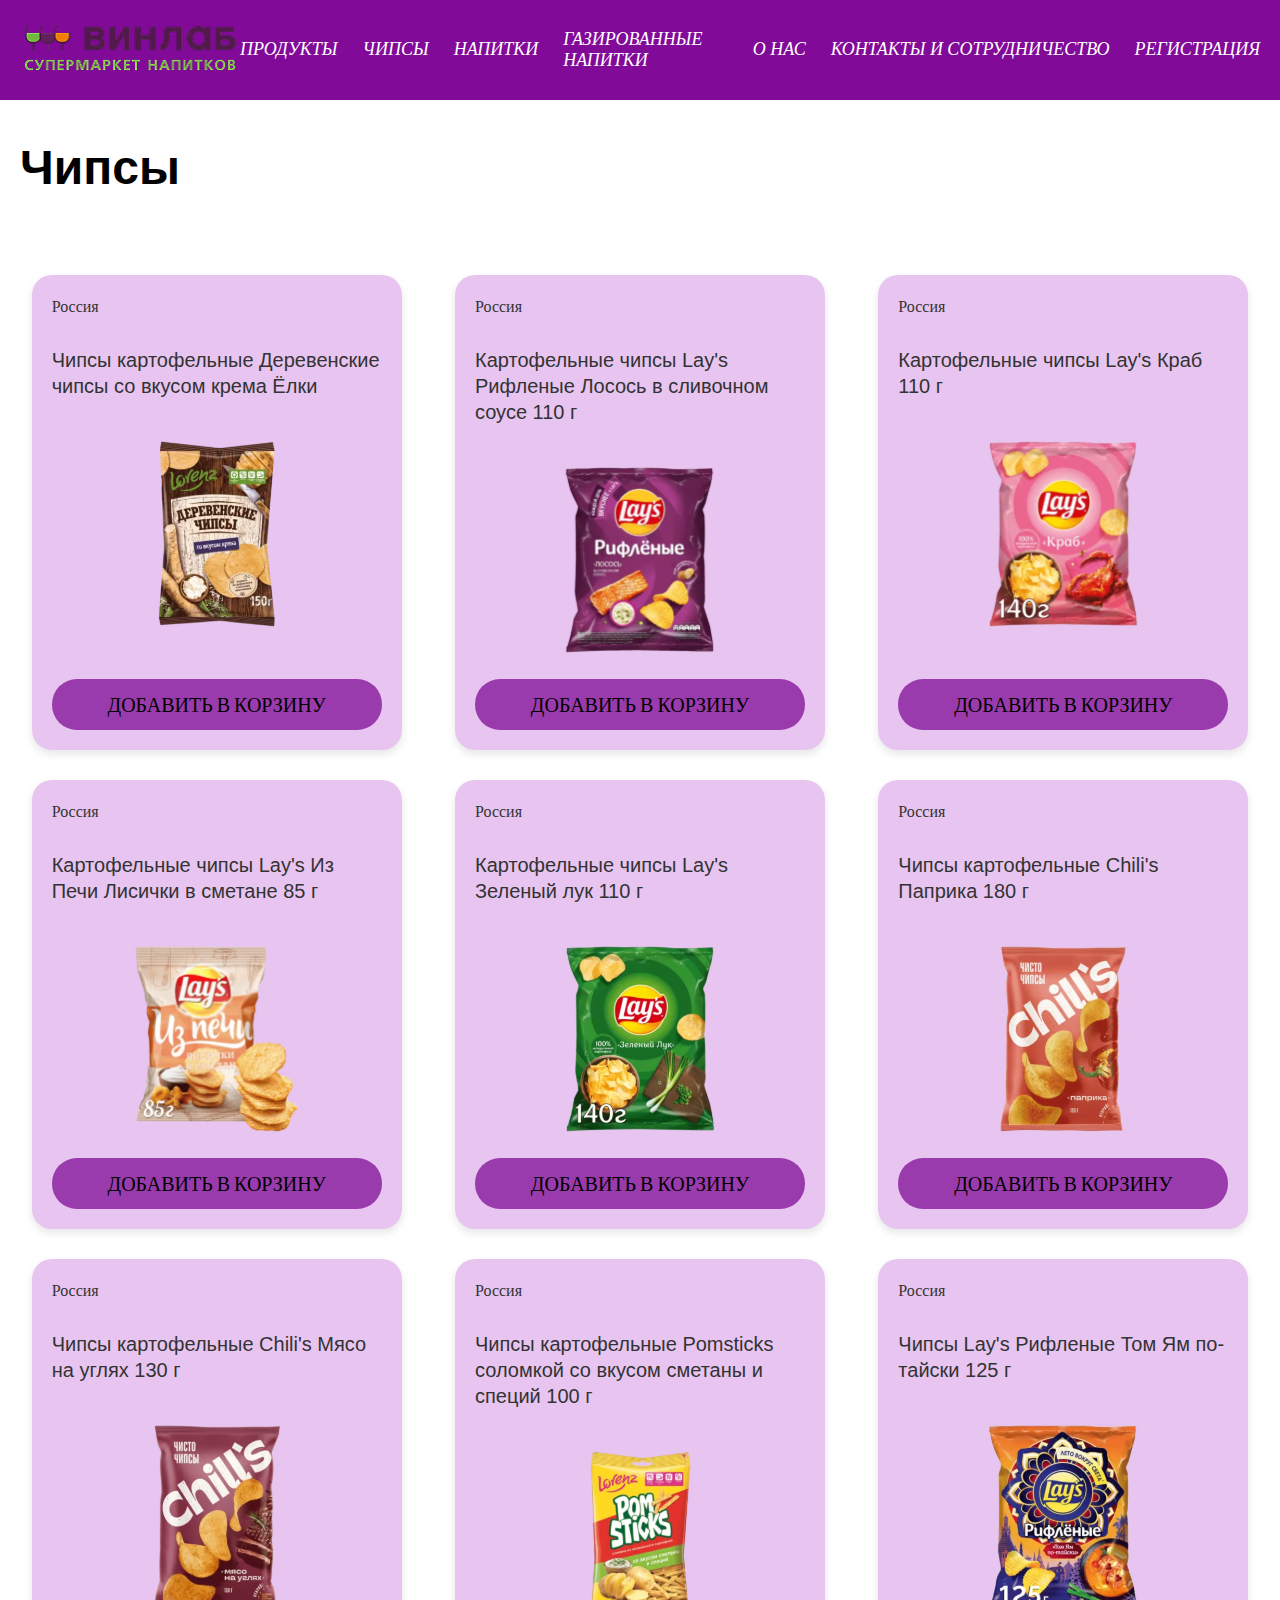
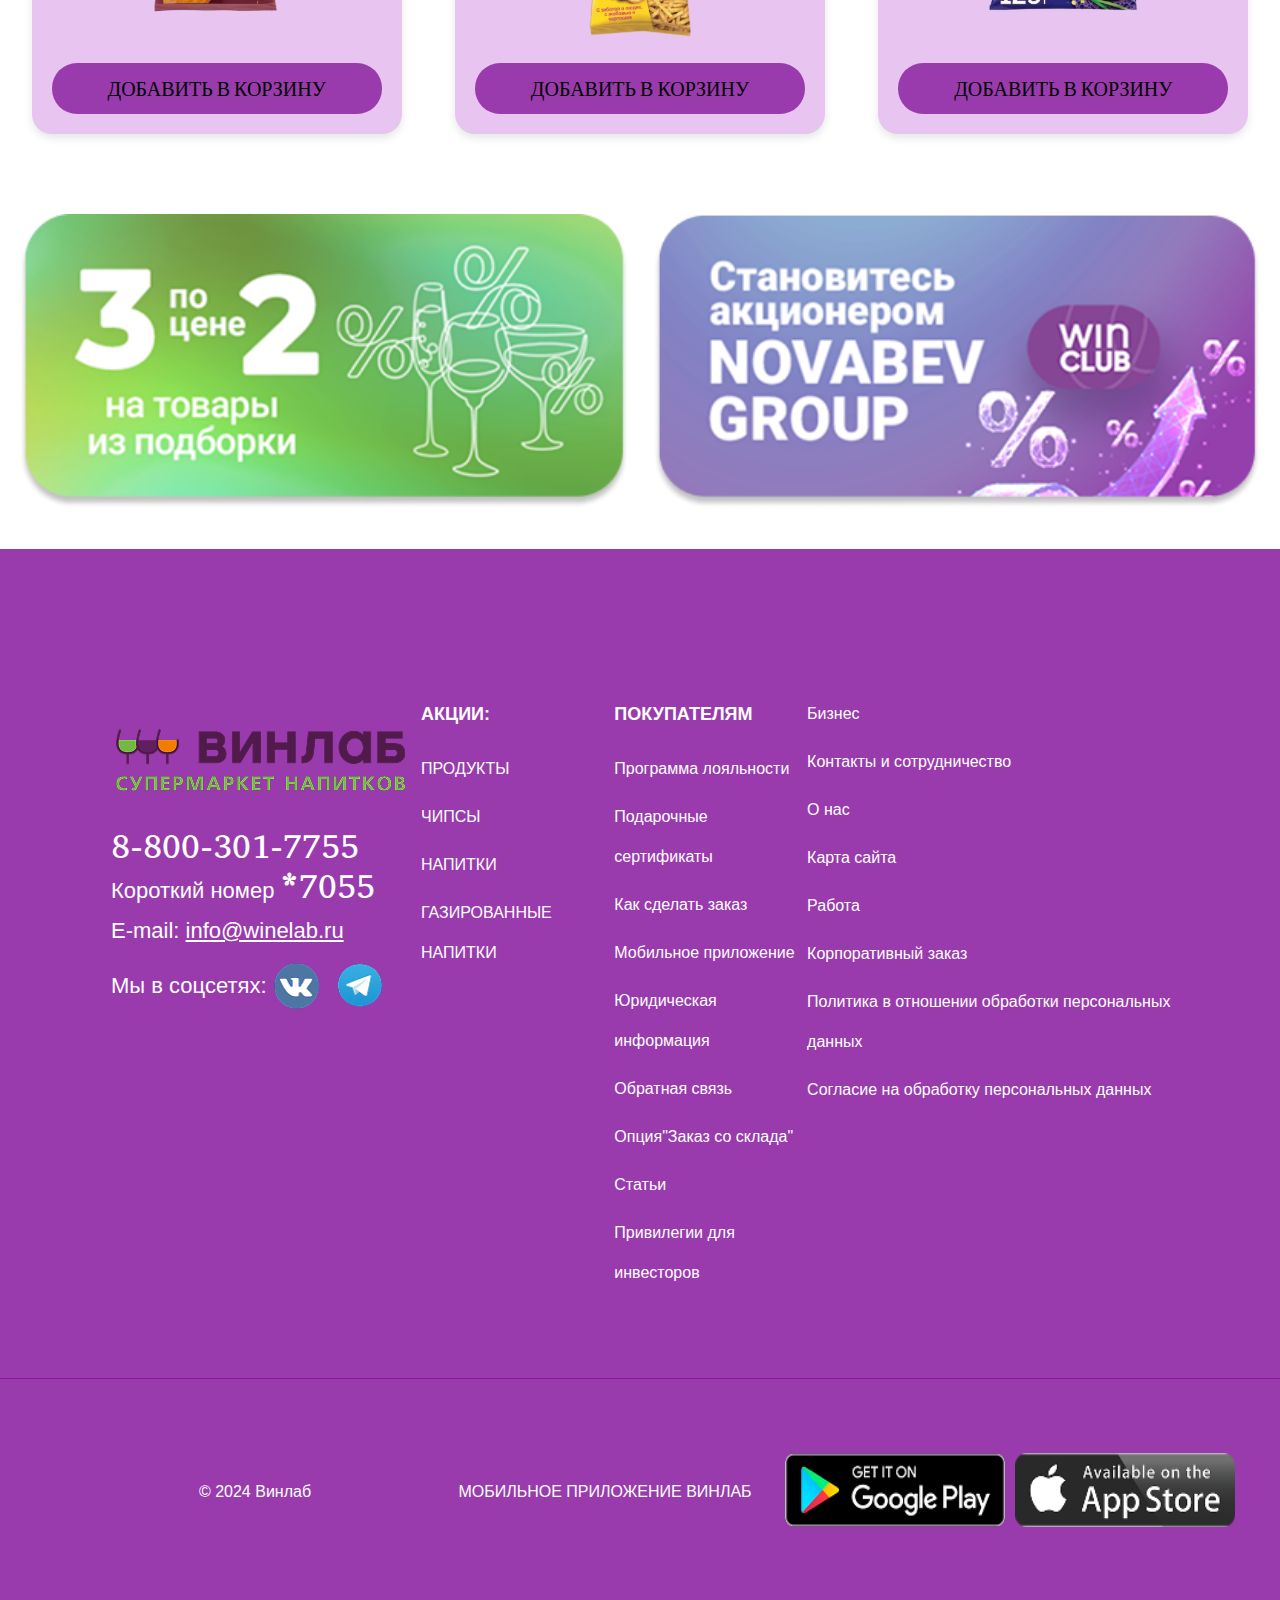
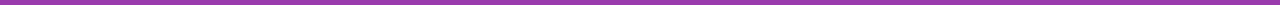
<file: products_chips.html>
<!DOCTYPE html>
<html lang="ru">
<head>
    <meta charset="UTF-8">
    <meta name="viewport" content="width=device-width, initial-scale=1.0">
    <title>Чипсы - ВинЛаб</title>
    <link rel="stylesheet" href="style.css">
    <link rel="preconnect" href="https://fonts.googleapis.com">
    <link rel="preconnect" href="https://fonts.gstatic.com" crossorigin>
    <link href="https://fonts.googleapis.com/css2?family=Abyssinica+SIL:wght@400&family=Abril+Fatface&display=swap" rel="stylesheet">
</head>
<body>
    <header class="header">
        <div class="container">
            <div class="logo">
                <a href="index.html"><img src="img/header/logo.png"></a>
            </div>
            <nav class="navigation-center">
                <a href="products.html" class="nav-item">ПРОДУКТЫ</a>
                <a href="products_chips.html" class="nav-item">ЧИПСЫ</a>
                <a href="products_juice.html" class="nav-item">НАПИТКИ</a>
                <a href="products_soda.html" class="nav-item">ГАЗИРОВАННЫЕ НАПИТКИ</a>
            </nav>
            <nav class="navigation-right">
                <a href="about.html" class="nav-item">О НАС</a>
                <a href="contacts.html" class="nav-item">КОНТАКТЫ И СОТРУДНИЧЕСТВО</a>
                <a href="register.html" class="nav-item">РЕГИСТРАЦИЯ</a>
            </nav>
            <button class="hamburger" id="hamburger">
                <span></span>
                <span></span>
                <span></span>
            </button>
        </div>
        <nav class="mobile-nav" id="mobileNav">
            <a href="products.html" class="mobile-nav-item">ПРОДУКТЫ</a>
            <a href="products_chips.html" class="mobile-nav-item">ЧИПСЫ</a>
            <a href="products_juice.html" class="mobile-nav-item">НАПИТКИ</a>
            <a href="products_soda.html" class="mobile-nav-item">ГАЗИРОВАННЫЕ НАПИТКИ</a>
            <a href="about.html" class="mobile-nav-item">О НАС</a>
            <a href="contacts.html" class="mobile-nav-item">КОНТАКТЫ И СОТРУДНИЧЕСТВО</a>
            <a href="register.html" class="mobile-nav-item">РЕГИСТРАЦИЯ</a>
        </nav>
    </header>

    <main>
        <section class="page-header">
            <h1 class="page-title">Чипсы</h1>
        </section>

        <section class="products-section">
            <div class="products-container">
                <div class="product-card">
                    <div class="country">Россия</div>
                    <div class="product-name">Чипсы картофельные Деревенские чипсы со вкусом крема Ёлки</div>
                    <div class="product-image">
                        <img src="img/products2/image 48.svg" width="190">
                    </div>
                    <button class="add-to-cart">ДОБАВИТЬ В КОРЗИНУ</button>
                </div>

                <div class="product-card">
                    <div class="country">Россия</div>
                    <div class="product-name">Картофельные чипсы Lay's Рифленые Лосось в сливочном соусе 110 г</div>
                    <div class="product-image">
                        <img src="img/products2/image 49.svg" width="190">
                    </div>
                    <button class="add-to-cart">ДОБАВИТЬ В КОРЗИНУ</button>
                </div>

                <div class="product-card">
                    <div class="country">Россия</div>
                    <div class="product-name">Картофельные чипсы Lay's Краб 110 г</div>
                    <div class="product-image">
                        <img src="img/products2/image 50.svg" width="190">
                    </div>
                    <button class="add-to-cart">ДОБАВИТЬ В КОРЗИНУ</button>
                </div>

                <div class="product-card">
                    <div class="country">Россия</div>
                    <div class="product-name">Картофельные чипсы Lay's Из Печи Лисички в сметане 85 г</div>
                    <div class="product-image">
                        <img src="img/products2/image 51.svg" width="190">
                    </div>
                    <button class="add-to-cart">ДОБАВИТЬ В КОРЗИНУ</button>
                </div>

                <div class="product-card">
                    <div class="country">Россия</div>
                    <div class="product-name">Картофельные чипсы Lay's Зеленый лук 110 г</div>
                    <div class="product-image">
                        <img src="img/products2/image 52.svg" width="190">
                    </div>
                    <button class="add-to-cart">ДОБАВИТЬ В КОРЗИНУ</button>
                </div>

                <div class="product-card">
                    <div class="country">Россия</div>
                    <div class="product-name">Чипсы картофельные Chili's Паприка 180 г</div>
                    <div class="product-image">
                        <img src="img/products2/image 53.svg" width="190">
                    </div>
                    <button class="add-to-cart">ДОБАВИТЬ В КОРЗИНУ</button>
                </div>

                <div class="product-card">
                    <div class="country">Россия</div>
                    <div class="product-name">Чипсы картофельные Chili's Мясо на углях 130 г</div>
                    <div class="product-image">
                        <img src="img/products2/image 54.svg" width="190">
                    </div>
                    <button class="add-to-cart">ДОБАВИТЬ В КОРЗИНУ</button>
                </div>

                <div class="product-card">
                    <div class="country">Россия</div>
                    <div class="product-name">Чипсы картофельные Pomsticks соломкой со вкусом сметаны и специй 100 г</div>
                    <div class="product-image">
                        <img src="img/products2/image 55.svg" width="190">
                    </div>
                    <button class="add-to-cart">ДОБАВИТЬ В КОРЗИНУ</button>
                </div>

                <div class="product-card">
                    <div class="country">Россия</div>
                    <div class="product-name">Чипсы Lay's Рифленые Том Ям по-тайски 125 г</div>
                    <div class="product-image">
                        <img src="img/products2/image 56.svg" width="190">
                    </div>
                    <button class="add-to-cart">ДОБАВИТЬ В КОРЗИНУ</button>
                </div>
            </div>
        </section>

        <section class="banners-section">
            <div class="banners-container">
                <img src="img/home/home2.png" class="banner">
                <img src="img/home/home3.png" class="banner">
            </div>
        </section>
    </main>

    <script>
        const hamburger = document.getElementById('hamburger');
        const mobileNav = document.getElementById('mobileNav');

        hamburger.addEventListener('click', () => {
            hamburger.classList.toggle('active');
            mobileNav.classList.toggle('active');
        });

        document.addEventListener('click', (e) => {
            if (!hamburger.contains(e.target) && !mobileNav.contains(e.target)) {
                hamburger.classList.remove('active');
                mobileNav.classList.remove('active');
            }
        });
    </script>

    <footer class="footer">
        <section class="over">
            <div class="over-card">
                <div class="over-logo">
                    <img src="img/logo.png" width="300px" height="132px">
                    <a href="#"><h2>8-800-301-7755</h2></a>
                    <a href="#">Короткий номер <b>*7055</b></a>
                    <p>E-mail: <a href="#">info@winelab.ru</a></p>
                    <p>Мы в соцсетях:
                        <a href="#"><img src="img/vk.png" width="60px" height="70px"></a>
                        <a href="#"><img src="img/telegram.png" width="47px" height="47px"></a>
                    </p>
                </div>
                <div class="over-stocks">
                    <p>АКЦИИ:</p>
                    <li><a href="products.html">ПРОДУКТЫ</a></li>
                    <li><a href="products_chips.html">ЧИПСЫ</a></li>
                    <li><a href="products_juice.html">НАПИТКИ</a></li>
                    <li><a href="products_soda.html">ГАЗИРОВАННЫЕ НАПИТКИ</a></li>
                </div>
                <div class="to-costumers">
                    <p>ПОКУПАТЕЛЯМ</p>
                    <li><a href="#">Программа лояльности</a></li>
                    <li><a href="#">Подарочные сертификаты</a></li>
                    <li><a href="#">Как сделать заказ</a></li>
                    <li><a href="#">Мобильное приложение</a></li>
                    <li><a href="#">Юридическая информация</a></li>
                    <li><a href="#">Обратная связь</a></li>
                    <li><a href="#">Опция"Заказ со склада"</a></li>
                    <li><a href="#">Статьи</a></li>
                    <li><a href="#">Привилегии для инвесторов</a></li>
                </div>
                <div class="to-costumers">
                    <li><a href="#">Бизнес</a></li>
                    <li><a href="contacts.html">Контакты и сотрудничество</a></li>
                    <li><a href="about.html">О нас</a></li>
                    <li><a href="#">Карта сайта</a></li>
                    <li><a href="#">Работа</a></li>
                    <li><a href="#">Корпоративный заказ</a></li>
                    <li><a href="#">Политика в отношении обработки персональных данных</a></li>
                    <li><a href="#">Согласие на обработку персональных данных</a></li>
                </div>
            </div>
        </section>
        <div class="over-header">
            <div class="over-card-header">
                <div class="over-title">
                    <p>© 2024 Винлаб</p>
                </div>
                <div class="over-title">
                    <p>МОБИЛЬНОЕ ПРИЛОЖЕНИЕ ВИНЛАБ</p>
                </div>
                <div class="over-title">
                    <a href="#"><img src="img/google.png"></a>
                    <a href="#"><img src="img/app.png"></a>
                </div>
            </div>
        </div>
    </footer>
</body>
</html>
</file>
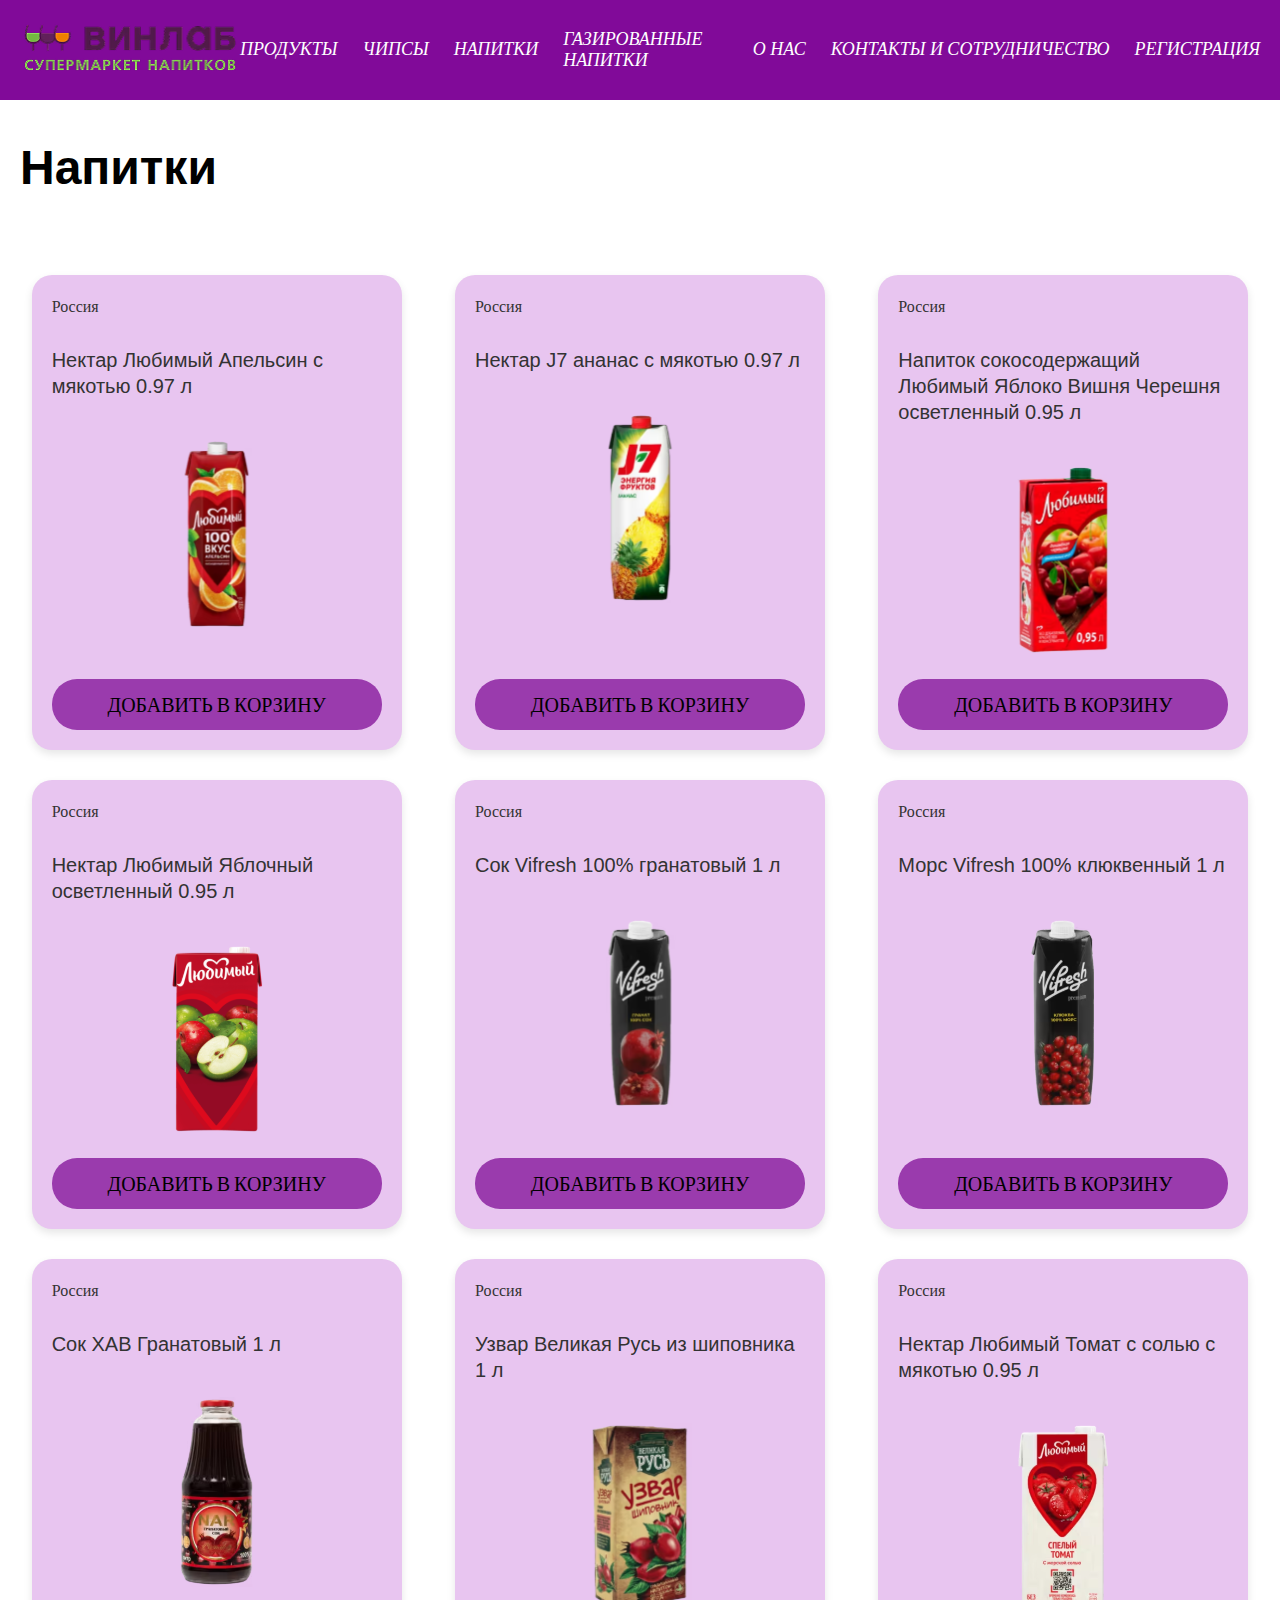
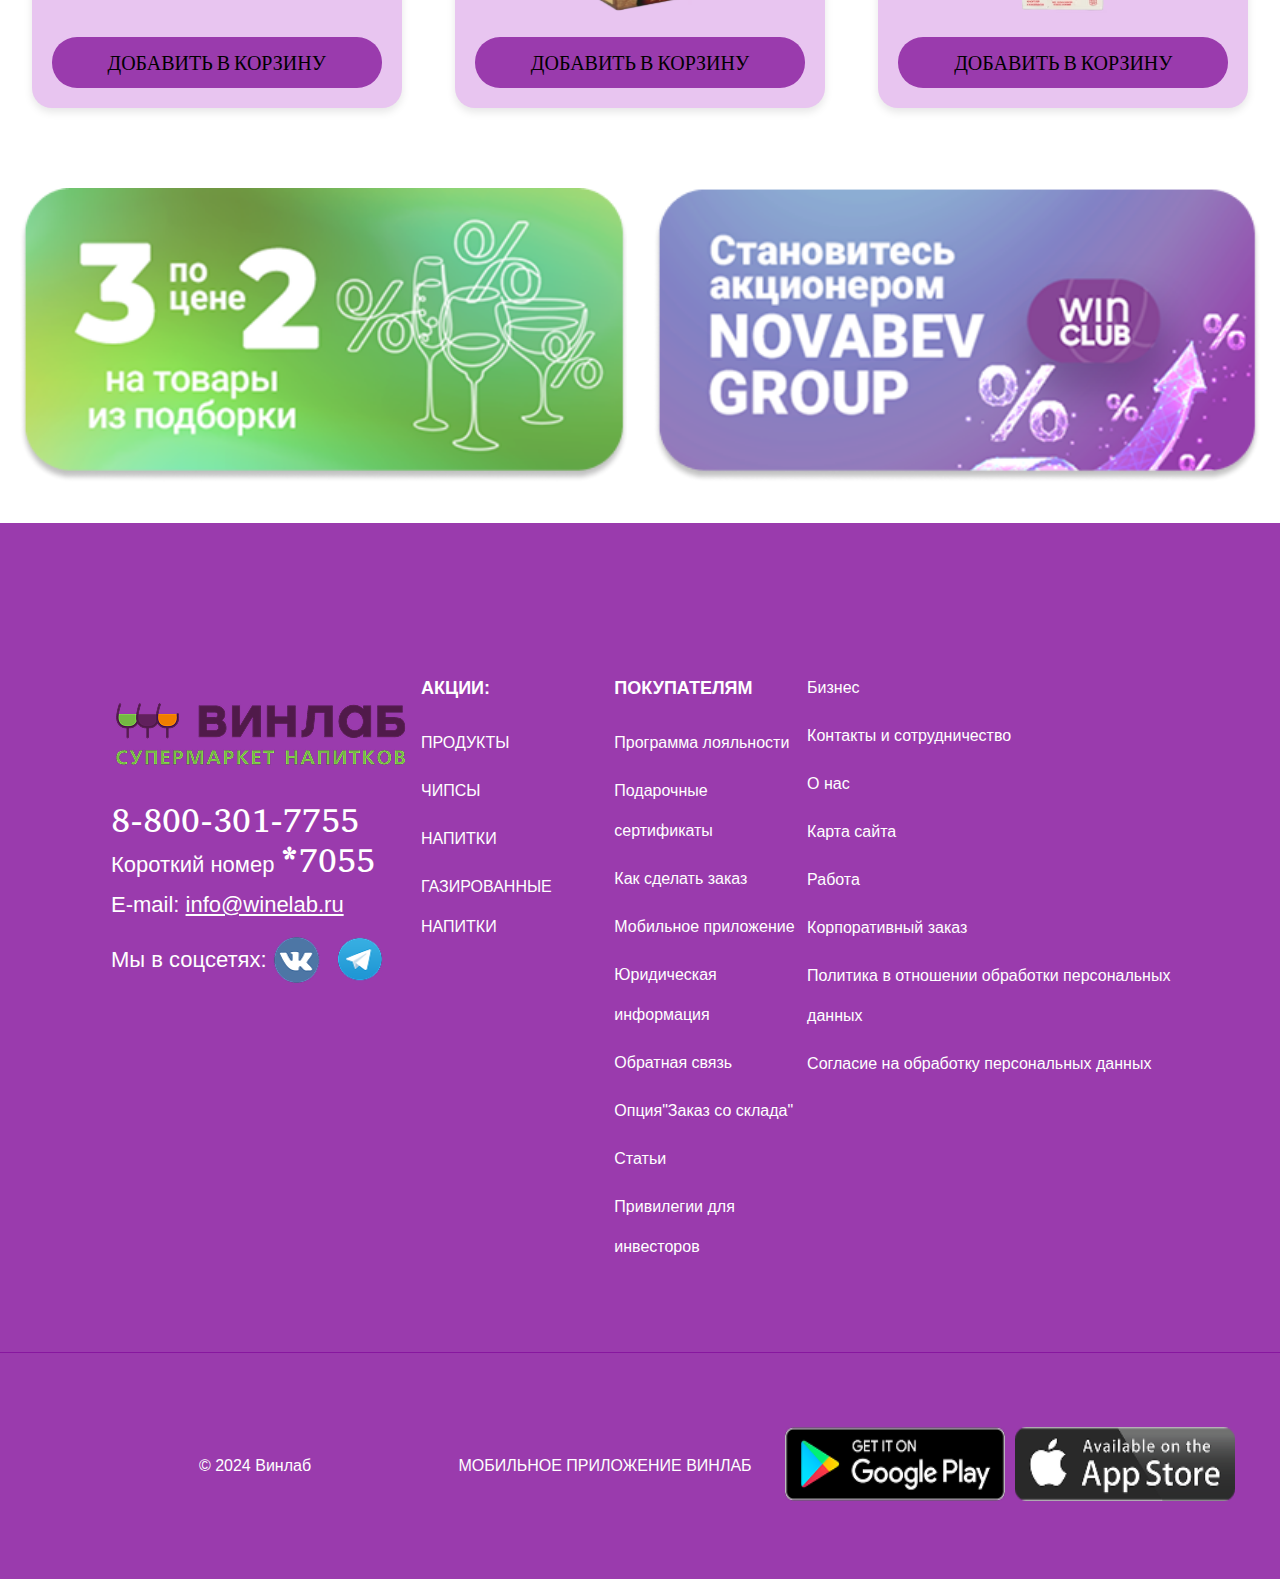
<file: products_juice.html>
<!DOCTYPE html>
<html lang="ru">
<head>
    <meta charset="UTF-8">
    <meta name="viewport" content="width=device-width, initial-scale=1.0">
    <title>Напитки - ВинЛаб</title>
    <link rel="stylesheet" href="style.css">
    <link rel="preconnect" href="https://fonts.googleapis.com">
    <link rel="preconnect" href="https://fonts.gstatic.com" crossorigin>
    <link href="https://fonts.googleapis.com/css2?family=Abyssinica+SIL:wght@400&family=Abril+Fatface&display=swap" rel="stylesheet">
</head>
<body>
    <header class="header">
        <div class="container">
            <div class="logo">
                <a href="index.html"><img src="img/header/logo.png"></a>
            </div>
            <nav class="navigation-center">
                <a href="products.html" class="nav-item">ПРОДУКТЫ</a>
                <a href="products_chips.html" class="nav-item">ЧИПСЫ</a>
                <a href="products_juice.html" class="nav-item">НАПИТКИ</a>
                <a href="products_soda.html" class="nav-item">ГАЗИРОВАННЫЕ НАПИТКИ</a>
            </nav>
            <nav class="navigation-right">
                <a href="about.html" class="nav-item">О НАС</a>
                <a href="contacts.html" class="nav-item">КОНТАКТЫ И СОТРУДНИЧЕСТВО</a>
                <a href="register.html" class="nav-item">РЕГИСТРАЦИЯ</a>
            </nav>
            <button class="hamburger" id="hamburger">
                <span></span>
                <span></span>
                <span></span>
            </button>
        </div>
        <nav class="mobile-nav" id="mobileNav">
            <a href="products.html" class="mobile-nav-item">ПРОДУКТЫ</a>
            <a href="products_chips.html" class="mobile-nav-item">ЧИПСЫ</a>
            <a href="products_juice.html" class="mobile-nav-item">НАПИТКИ</a>
            <a href="products_soda.html" class="mobile-nav-item">ГАЗИРОВАННЫЕ НАПИТКИ</a>
            <a href="about.html" class="mobile-nav-item">О НАС</a>
            <a href="contacts.html" class="mobile-nav-item">КОНТАКТЫ И СОТРУДНИЧЕСТВО</a>
            <a href="register.html" class="mobile-nav-item">РЕГИСТРАЦИЯ</a>
        </nav>
    </header>

    <main>
        <section class="page-header">
            <h1 class="page-title">Напитки</h1>
        </section>

        <section class="products-section">
            <div class="products-container">
                <div class="product-card">
                    <div class="country">Россия</div>
                    <div class="product-name">Нектар Любимый Апельсин с мякотью 0.97 л</div>
                    <div class="product-image">
                        <img src="img/products3/image 57.svg" width="190">
                    </div>
                    <button class="add-to-cart">ДОБАВИТЬ В КОРЗИНУ</button>
                </div>

                <div class="product-card">
                    <div class="country">Россия</div>
                    <div class="product-name">Нектар J7 ананас с мякотью 0.97 л</div>
                    <div class="product-image">
                        <img src="img/products3/image 58.svg" width="190">
                    </div>
                    <button class="add-to-cart">ДОБАВИТЬ В КОРЗИНУ</button>
                </div>

                <div class="product-card">
                    <div class="country">Россия</div>
                    <div class="product-name">Напиток сокосодержащий Любимый Яблоко Вишня Черешня осветленный 0.95 л</div>
                    <div class="product-image">
                        <img src="img/products3/image 59.svg" width="190">
                    </div>
                    <button class="add-to-cart">ДОБАВИТЬ В КОРЗИНУ</button>
                </div>

                <div class="product-card">
                    <div class="country">Россия</div>
                    <div class="product-name">Нектар Любимый Яблочный осветленный 0.95 л</div>
                    <div class="product-image">
                        <img src="img/products3/image 60.svg" width="190">
                    </div>
                    <button class="add-to-cart">ДОБАВИТЬ В КОРЗИНУ</button>
                </div>

                <div class="product-card">
                    <div class="country">Россия</div>
                    <div class="product-name">Сок Vifresh 100% гранатовый 1 л</div>
                    <div class="product-image">
                        <img src="img/products3/image 61.svg" width="190">
                    </div>
                    <button class="add-to-cart">ДОБАВИТЬ В КОРЗИНУ</button>
                </div>

                <div class="product-card">
                    <div class="country">Россия</div>
                    <div class="product-name">Морс Vifresh 100% клюквенный 1 л</div>
                    <div class="product-image">
                        <img src="img/products3/image 62.svg" width="190">
                    </div>
                    <button class="add-to-cart">ДОБАВИТЬ В КОРЗИНУ</button>
                </div>

                <div class="product-card">
                    <div class="country">Россия</div>
                    <div class="product-name">Сок XAB Гранатовый 1 л</div>
                    <div class="product-image">
                        <img src="img/products3/image 63.svg" width="190">
                    </div>
                    <button class="add-to-cart">ДОБАВИТЬ В КОРЗИНУ</button>
                </div>

                <div class="product-card">
                    <div class="country">Россия</div>
                    <div class="product-name">Узвар Великая Русь из шиповника 1 л</div>
                    <div class="product-image">
                        <img src="img/products3/image 64.svg" width="190">
                    </div>
                    <button class="add-to-cart">ДОБАВИТЬ В КОРЗИНУ</button>
                </div>

                <div class="product-card">
                    <div class="country">Россия</div>
                    <div class="product-name">Нектар Любимый Томат с солью с мякотью 0.95 л</div>
                    <div class="product-image">
                        <img src="img/products3/image 65.svg" width="190">
                    </div>
                    <button class="add-to-cart">ДОБАВИТЬ В КОРЗИНУ</button>
                </div>
            </div>
        </section>

        <section class="banners-section">
            <div class="banners-container">
                <img src="img/home/home2.png" class="banner">
                <img src="img/home/home3.png" class="banner">
            </div>
        </section>
    </main>

    <script>
        const hamburger = document.getElementById('hamburger');
        const mobileNav = document.getElementById('mobileNav');

        hamburger.addEventListener('click', () => {
            hamburger.classList.toggle('active');
            mobileNav.classList.toggle('active');
        });

        document.addEventListener('click', (e) => {
            if (!hamburger.contains(e.target) && !mobileNav.contains(e.target)) {
                hamburger.classList.remove('active');
                mobileNav.classList.remove('active');
            }
        });
    </script>

    <footer class="footer">
        <section class="over">
            <div class="over-card">
                <div class="over-logo">
                    <img src="img/logo.png" width="300px" height="132px">
                    <a href="#"><h2>8-800-301-7755</h2></a>
                    <a href="#">Короткий номер <b>*7055</b></a>
                    <p>E-mail: <a href="#">info@winelab.ru</a></p>
                    <p>Мы в соцсетях:
                        <a href="#"><img src="img/vk.png" width="60px" height="70px"></a>
                        <a href="#"><img src="img/telegram.png" width="47px" height="47px"></a>
                    </p>
                </div>
                <div class="over-stocks">
                    <p>АКЦИИ:</p>
                    <li><a href="products.html">ПРОДУКТЫ</a></li>
                    <li><a href="products_chips.html">ЧИПСЫ</a></li>
                    <li><a href="products_juice.html">НАПИТКИ</a></li>
                    <li><a href="products_soda.html">ГАЗИРОВАННЫЕ НАПИТКИ</a></li>
                </div>
                <div class="to-costumers">
                    <p>ПОКУПАТЕЛЯМ</p>
                    <li><a href="#">Программа лояльности</a></li>
                    <li><a href="#">Подарочные сертификаты</a></li>
                    <li><a href="#">Как сделать заказ</a></li>
                    <li><a href="#">Мобильное приложение</a></li>
                    <li><a href="#">Юридическая информация</a></li>
                    <li><a href="#">Обратная связь</a></li>
                    <li><a href="#">Опция"Заказ со склада"</a></li>
                    <li><a href="#">Статьи</a></li>
                    <li><a href="#">Привилегии для инвесторов</a></li>
                </div>
                <div class="to-costumers">
                    <li><a href="#">Бизнес</a></li>
                    <li><a href="contacts.html">Контакты и сотрудничество</a></li>
                    <li><a href="about.html">О нас</a></li>
                    <li><a href="#">Карта сайта</a></li>
                    <li><a href="#">Работа</a></li>
                    <li><a href="#">Корпоративный заказ</a></li>
                    <li><a href="#">Политика в отношении обработки персональных данных</a></li>
                    <li><a href="#">Согласие на обработку персональных данных</a></li>
                </div>
            </div>
        </section>
        <div class="over-header">
            <div class="over-card-header">
                <div class="over-title">
                    <p>© 2024 Винлаб</p>
                </div>
                <div class="over-title">
                    <p>МОБИЛЬНОЕ ПРИЛОЖЕНИЕ ВИНЛАБ</p>
                </div>
                <div class="over-title">
                    <a href="#"><img src="img/google.png"></a>
                    <a href="#"><img src="img/app.png"></a>
                </div>
            </div>
        </div>
    </footer>
</body>
</html>
</file>
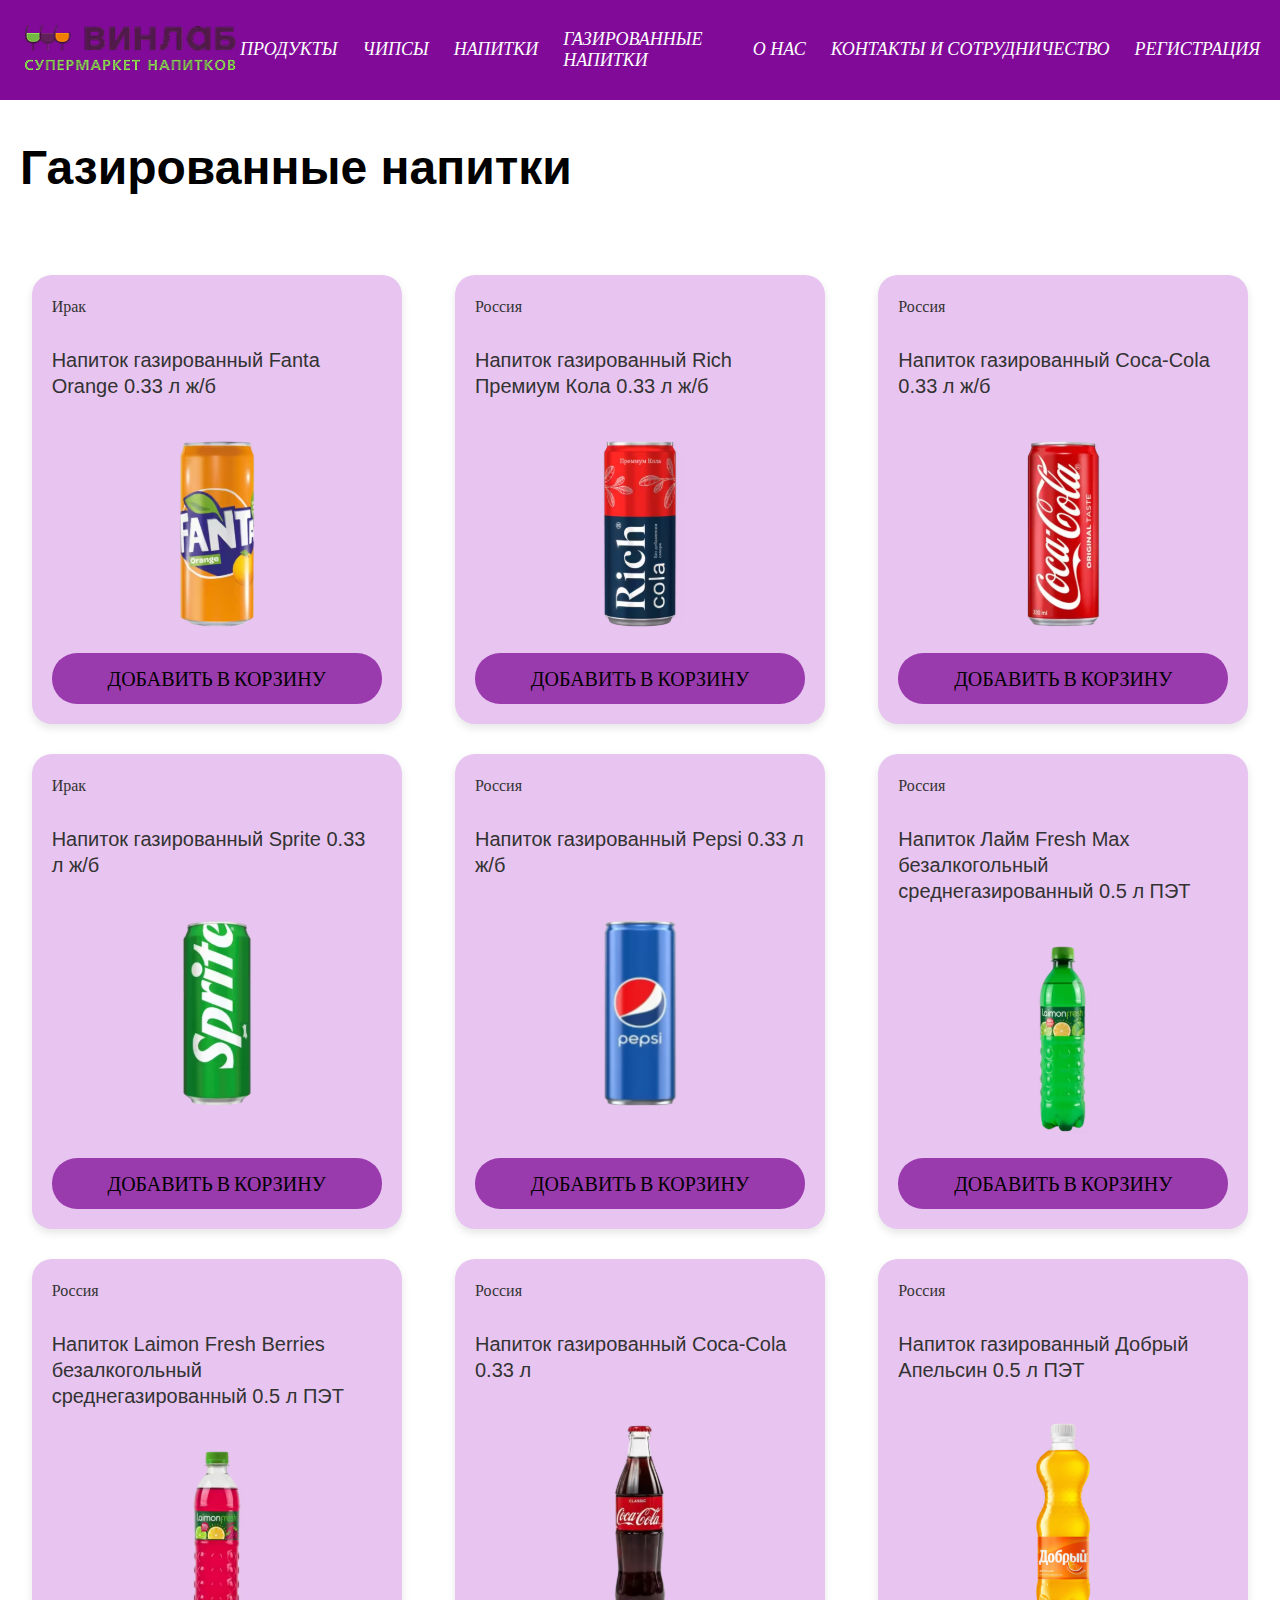
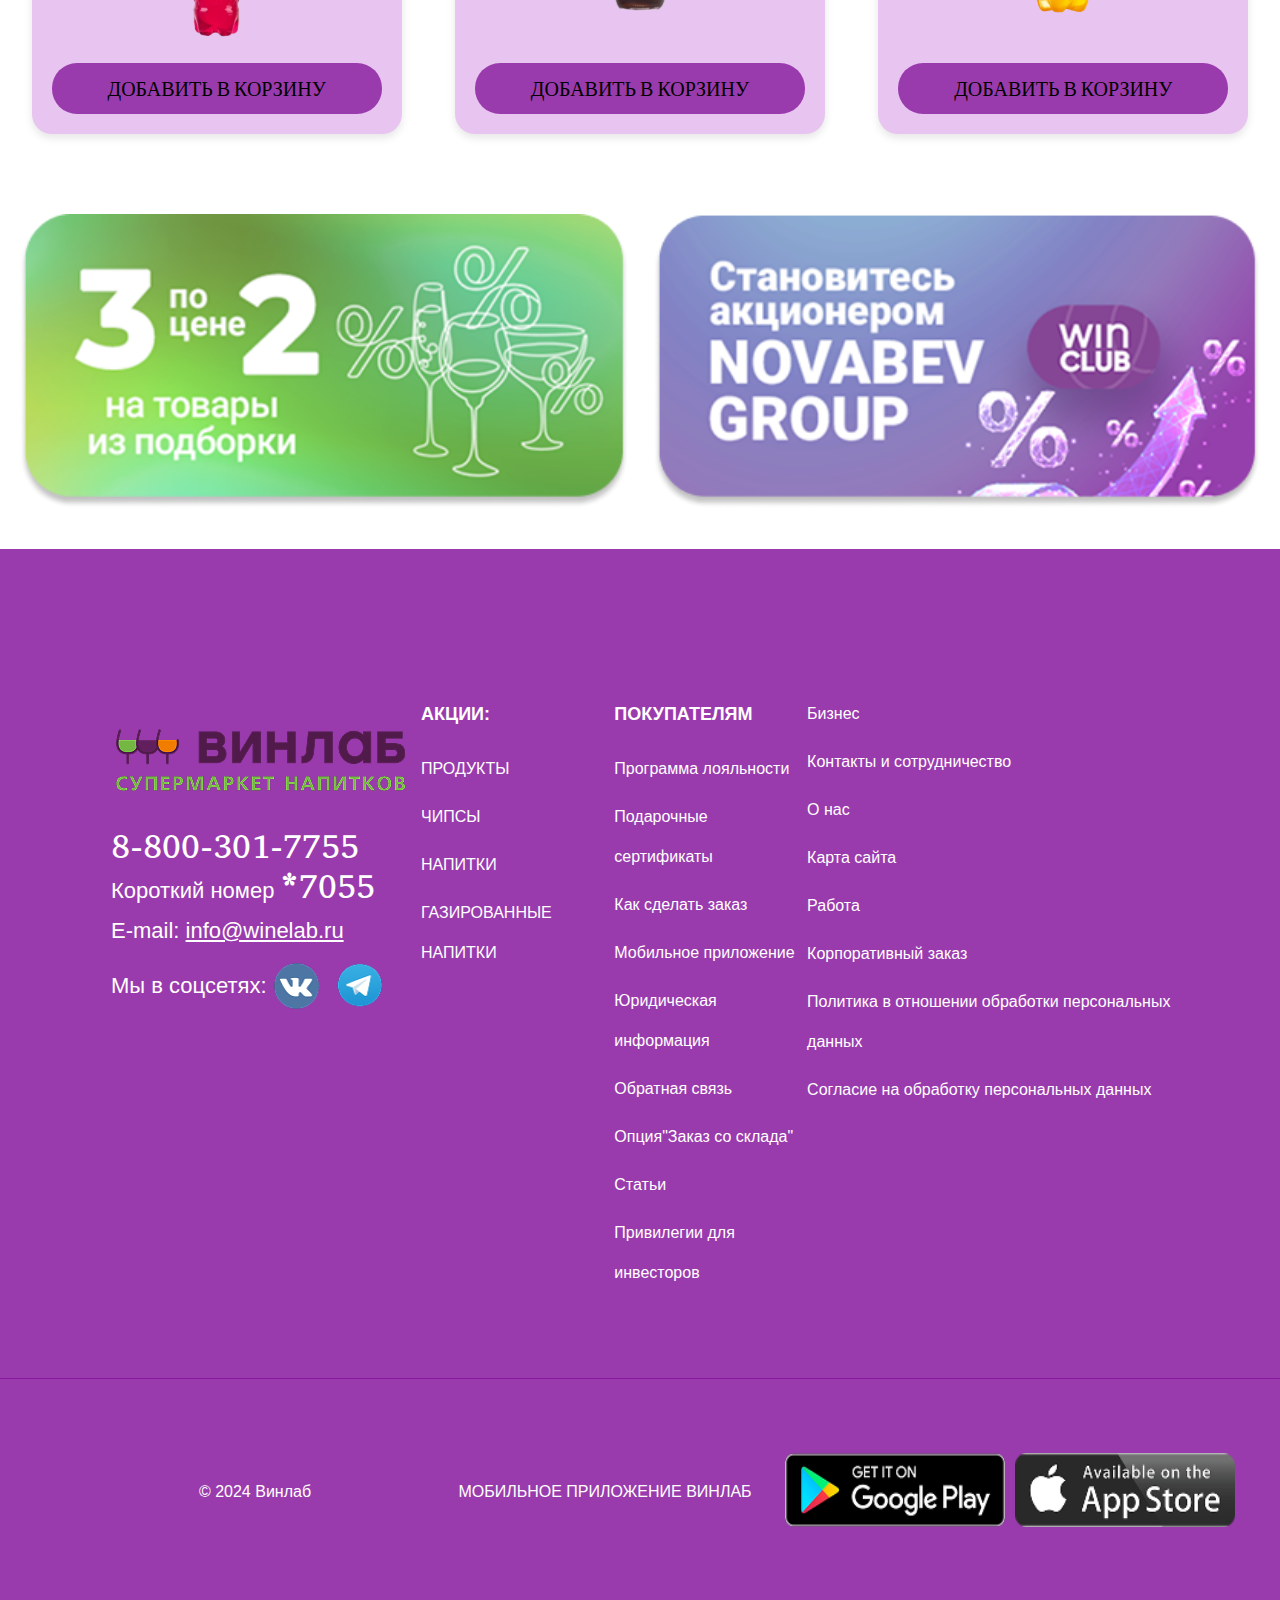
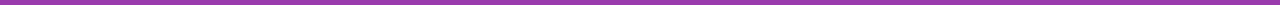
<file: products_soda.html>
<!DOCTYPE html>
<html lang="ru">
<head>
    <meta charset="UTF-8">
    <meta name="viewport" content="width=device-width, initial-scale=1.0">
    <title>Газированные напитки - ВинЛаб</title>
    <link rel="stylesheet" href="style.css">
    <link rel="preconnect" href="https://fonts.googleapis.com">
    <link rel="preconnect" href="https://fonts.gstatic.com" crossorigin>
    <link href="https://fonts.googleapis.com/css2?family=Abyssinica+SIL:wght@400&family=Abril+Fatface&display=swap" rel="stylesheet">
</head>
<body>
    <header class="header">
        <div class="container">
            <div class="logo">
                <a href="index.html"><img src="img/header/logo.png"></a>
            </div>
            <nav class="navigation-center">
                <a href="products.html" class="nav-item">ПРОДУКТЫ</a>
                <a href="products_chips.html" class="nav-item">ЧИПСЫ</a>
                <a href="products_juice.html" class="nav-item">НАПИТКИ</a>
                <a href="products_soda.html" class="nav-item">ГАЗИРОВАННЫЕ НАПИТКИ</a>
            </nav>
            <nav class="navigation-right">
                <a href="about.html" class="nav-item">О НАС</a>
                <a href="contacts.html" class="nav-item">КОНТАКТЫ И СОТРУДНИЧЕСТВО</a>
                <a href="register.html" class="nav-item">РЕГИСТРАЦИЯ</a>
            </nav>
            <button class="hamburger" id="hamburger">
                <span></span>
                <span></span>
                <span></span>
            </button>
        </div>
        <nav class="mobile-nav" id="mobileNav">
            <a href="products.html" class="mobile-nav-item">ПРОДУКТЫ</a>
            <a href="products_chips.html" class="mobile-nav-item">ЧИПСЫ</a>
            <a href="products_juice.html" class="mobile-nav-item">НАПИТКИ</a>
            <a href="products_soda.html" class="mobile-nav-item">ГАЗИРОВАННЫЕ НАПИТКИ</a>
            <a href="about.html" class="mobile-nav-item">О НАС</a>
            <a href="contacts.html" class="mobile-nav-item">КОНТАКТЫ И СОТРУДНИЧЕСТВО</a>
            <a href="register.html" class="mobile-nav-item">РЕГИСТРАЦИЯ</a>
        </nav>
    </header>

    <main>
        <section class="page-header">
            <h1 class="page-title">Газированные напитки</h1>
        </section>

        <section class="products-section">
            <div class="products-container">
                <div class="product-card">
                    <div class="country">Ирак</div>
                    <div class="product-name">Напиток газированный Fanta Orange 0.33 л ж/б</div>
                    <div class="product-image">
                        <img src="img/products4/image 66.svg" width="190">
                    </div>
                    <button class="add-to-cart">ДОБАВИТЬ В КОРЗИНУ</button>
                </div>

                <div class="product-card">
                    <div class="country">Россия</div>
                    <div class="product-name">Напиток газированный Rich Премиум Кола 0.33 л ж/б</div>
                    <div class="product-image">
                        <img src="img/products4/image 67.svg" width="190">
                    </div>
                    <button class="add-to-cart">ДОБАВИТЬ В КОРЗИНУ</button>
                </div>

                <div class="product-card">
                    <div class="country">Россия</div>
                    <div class="product-name">Напиток газированный Coca-Cola 0.33 л ж/б</div>
                    <div class="product-image">
                        <img src="img/products4/image 68.svg" width="190">
                    </div>
                    <button class="add-to-cart">ДОБАВИТЬ В КОРЗИНУ</button>
                </div>

                <div class="product-card">
                    <div class="country">Ирак</div>
                    <div class="product-name">Напиток газированный Sprite 0.33 л ж/б</div>
                    <div class="product-image">
                        <img src="img/products4/image 69.svg" width="190">
                    </div>
                    <button class="add-to-cart">ДОБАВИТЬ В КОРЗИНУ</button>
                </div>

                <div class="product-card">
                    <div class="country">Россия</div>
                    <div class="product-name">Напиток газированный Pepsi 0.33 л ж/б</div>
                    <div class="product-image">
                        <img src="img/products4/image 70.svg" width="190">
                    </div>
                    <button class="add-to-cart">ДОБАВИТЬ В КОРЗИНУ</button>
                </div>

                <div class="product-card">
                    <div class="country">Россия</div>
                    <div class="product-name">Напиток Лайм Fresh Max безалкогольный среднегазированный 0.5 л ПЭТ</div>
                    <div class="product-image">
                        <img src="img/products4/image 71.svg" width="190">
                    </div>
                    <button class="add-to-cart">ДОБАВИТЬ В КОРЗИНУ</button>
                </div>

                <div class="product-card">
                    <div class="country">Россия</div>
                    <div class="product-name">Напиток Laimon Fresh Berries безалкогольный среднегазированный 0.5 л ПЭТ</div>
                    <div class="product-image">
                        <img src="img/products4/image 72.svg" width="190">
                    </div>
                    <button class="add-to-cart">ДОБАВИТЬ В КОРЗИНУ</button>
                </div>

                <div class="product-card">
                    <div class="country">Россия</div>
                    <div class="product-name">Напиток газированный Coca-Cola 0.33 л</div>
                    <div class="product-image">
                        <img src="img/products4/image 73.svg" width="190">
                    </div>
                    <button class="add-to-cart">ДОБАВИТЬ В КОРЗИНУ</button>
                </div>

                <div class="product-card">
                    <div class="country">Россия</div>
                    <div class="product-name">Напиток газированный Добрый Апельсин 0.5 л ПЭТ</div>
                    <div class="product-image">
                        <img src="img/products4/image 74.svg" width="190">
                    </div>
                    <button class="add-to-cart">ДОБАВИТЬ В КОРЗИНУ</button>
                </div>
            </div>
        </section>

        <section class="banners-section">
            <div class="banners-container">
                <img src="img/home/home2.png" class="banner">
                <img src="img/home/home3.png" class="banner">
            </div>
        </section>
    </main>

    <script>
        const hamburger = document.getElementById('hamburger');
        const mobileNav = document.getElementById('mobileNav');

        hamburger.addEventListener('click', () => {
            hamburger.classList.toggle('active');
            mobileNav.classList.toggle('active');
        });

        document.addEventListener('click', (e) => {
            if (!hamburger.contains(e.target) && !mobileNav.contains(e.target)) {
                hamburger.classList.remove('active');
                mobileNav.classList.remove('active');
            }
        });
    </script>

    <footer class="footer">
        <section class="over">
            <div class="over-card">
                <div class="over-logo">
                    <img src="img/logo.png" width="300px" height="132px">
                    <a href="#"><h2>8-800-301-7755</h2></a>
                    <a href="#">Короткий номер <b>*7055</b></a>
                    <p>E-mail: <a href="#">info@winelab.ru</a></p>
                    <p>Мы в соцсетях:
                        <a href="#"><img src="img/vk.png" width="60px" height="70px"></a>
                        <a href="#"><img src="img/telegram.png" width="47px" height="47px"></a>
                    </p>
                </div>
                <div class="over-stocks">
                    <p>АКЦИИ:</p>
                    <li><a href="products.html">ПРОДУКТЫ</a></li>
                    <li><a href="products_chips.html">ЧИПСЫ</a></li>
                    <li><a href="products_juice.html">НАПИТКИ</a></li>
                    <li><a href="products_soda.html">ГАЗИРОВАННЫЕ НАПИТКИ</a></li>
                </div>
                <div class="to-costumers">
                    <p>ПОКУПАТЕЛЯМ</p>
                    <li><a href="#">Программа лояльности</a></li>
                    <li><a href="#">Подарочные сертификаты</a></li>
                    <li><a href="#">Как сделать заказ</a></li>
                    <li><a href="#">Мобильное приложение</a></li>
                    <li><a href="#">Юридическая информация</a></li>
                    <li><a href="#">Обратная связь</a></li>
                    <li><a href="#">Опция"Заказ со склада"</a></li>
                    <li><a href="#">Статьи</a></li>
                    <li><a href="#">Привилегии для инвесторов</a></li>
                </div>
                <div class="to-costumers">
                    <li><a href="#">Бизнес</a></li>
                    <li><a href="contacts.html">Контакты и сотрудничество</a></li>
                    <li><a href="about.html">О нас</a></li>
                    <li><a href="#">Карта сайта</a></li>
                    <li><a href="#">Работа</a></li>
                    <li><a href="#">Корпоративный заказ</a></li>
                    <li><a href="#">Политика в отношении обработки персональных данных</a></li>
                    <li><a href="#">Согласие на обработку персональных данных</a></li>
                </div>
            </div>
        </section>
        <div class="over-header">
            <div class="over-card-header">
                <div class="over-title">
                    <p>© 2024 Винлаб</p>
                </div>
                <div class="over-title">
                    <p>МОБИЛЬНОЕ ПРИЛОЖЕНИЕ ВИНЛАБ</p>
                </div>
                <div class="over-title">
                    <a href="#"><img src="img/google.png"></a>
                    <a href="#"><img src="img/app.png"></a>
                </div>
            </div>
        </div>
    </footer>
</body>
</html>
</file>
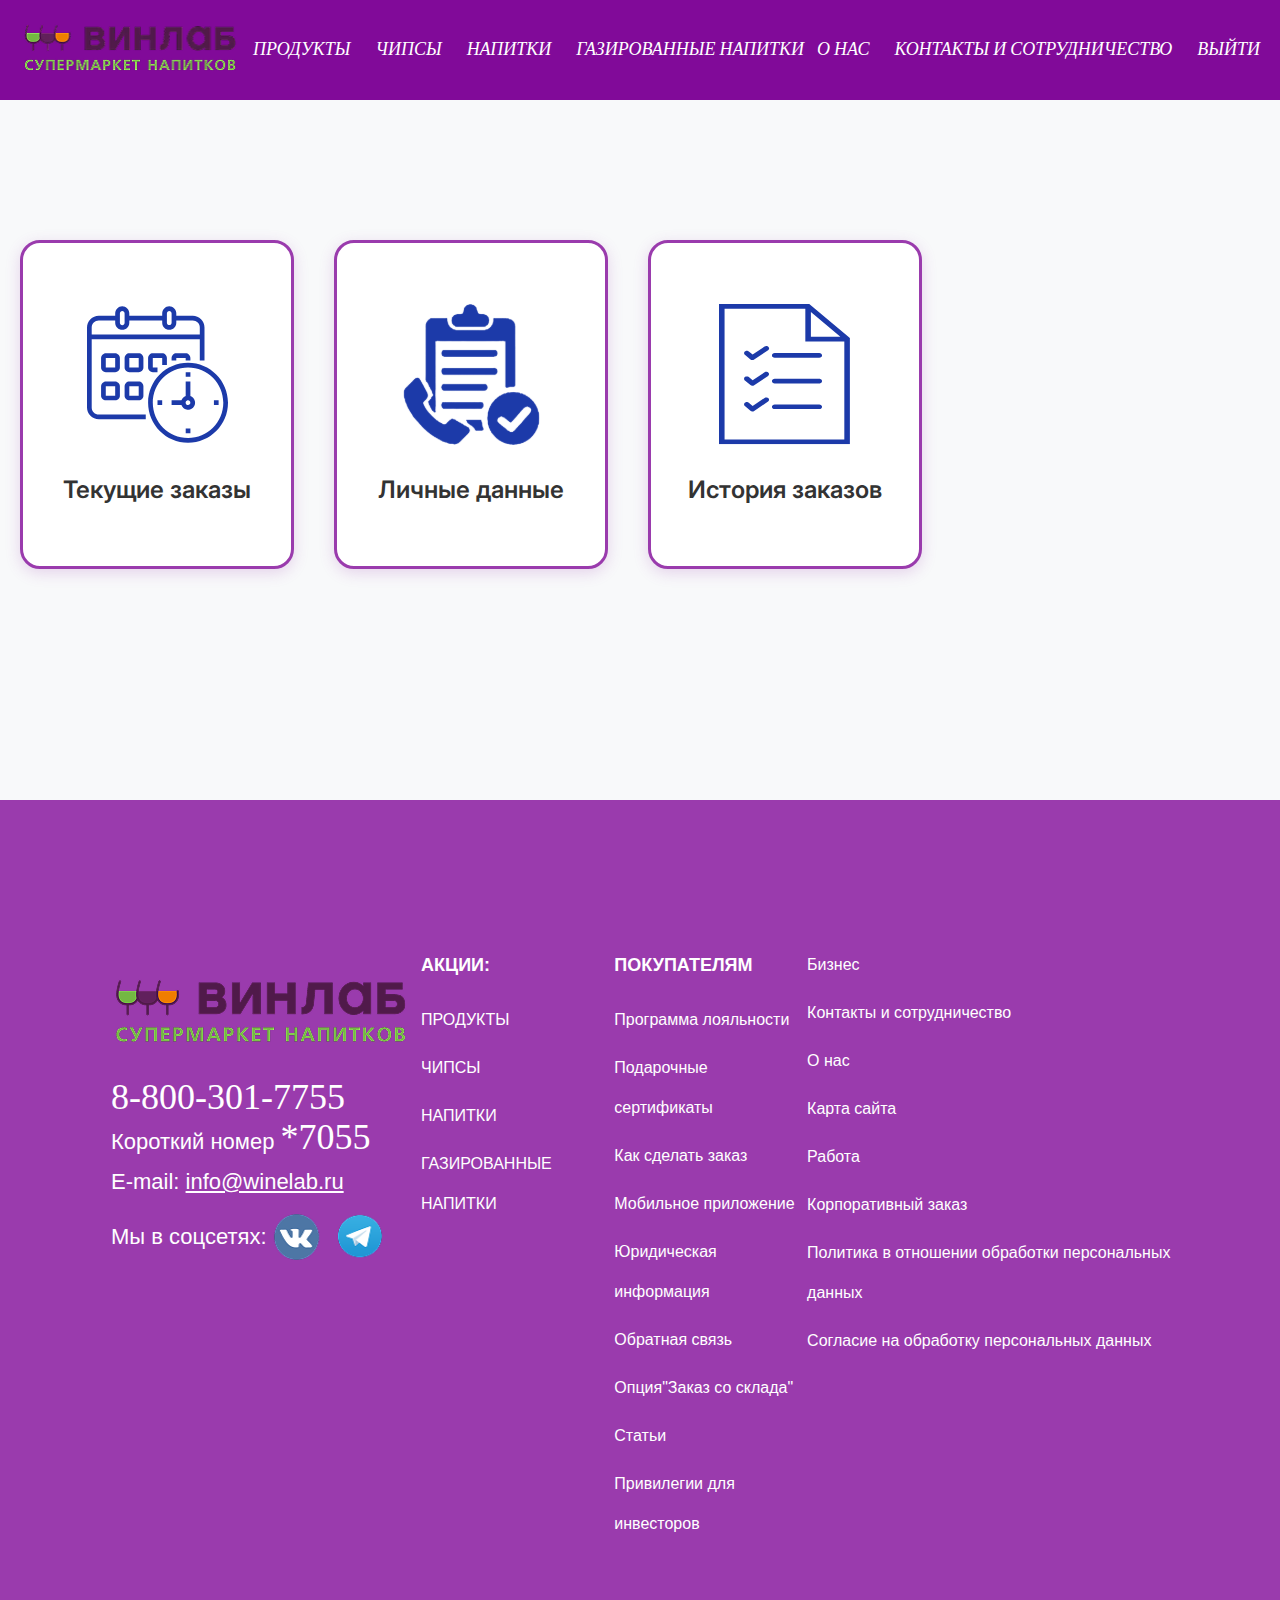
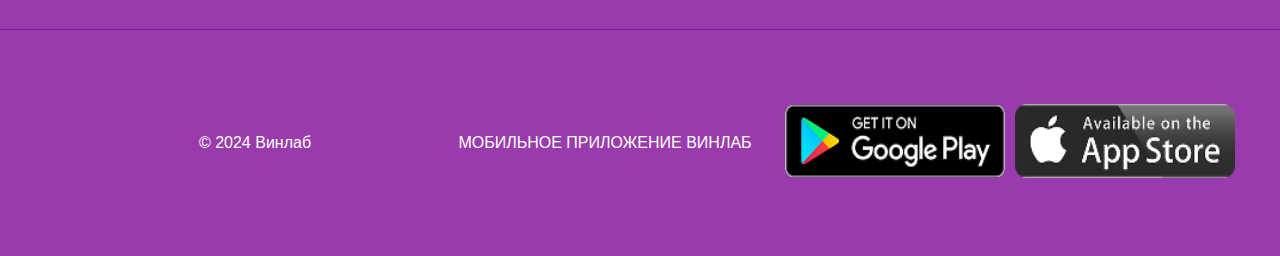
<file: profile.html>
<!DOCTYPE html>
<html lang="ru">
<head>
    <meta charset="UTF-8">
    <meta name="viewport" content="width=device-width, initial-scale=1.0">
    <title>Личный кабинет - Виндос</title>
    <link rel="stylesheet" href="style.css">
    <link href="https://fonts.googleapis.com/css2?family=Kristi:wght@400&family=Inter:wght@400;700&display=swap" rel="stylesheet">
</head>
<body>
    <header class="header">
        <div class="container">
            <div class="logo">
                <a href="index.html"><img src="img/header/logo.png"></a>
            </div>
            <nav class="navigation-center">
                <a href="products.html" class="nav-item">ПРОДУКТЫ</a>
                <a href="products_chips.html" class="nav-item">ЧИПСЫ</a>
                <a href="products_juice.html" class="nav-item">НАПИТКИ</a>
                <a href="products_soda.html" class="nav-item">ГАЗИРОВАННЫЕ НАПИТКИ</a>
            </nav>
            <nav class="navigation-right">
                <a href="about.html" class="nav-item">О НАС</a>
                <a href="contacts.html" class="nav-item">КОНТАКТЫ И СОТРУДНИЧЕСТВО</a>
                <a href="auth.html" class="nav-item">ВЫЙТИ</a>
            </nav>
            <button class="hamburger" id="hamburger">
                <span></span>
                <span></span>
                <span></span>
            </button>
        </div>
        <nav class="mobile-nav" id="mobileNav">
            <a href="products.html" class="mobile-nav-item">ПРОДУКТЫ</a>
            <a href="products_chips.html" class="mobile-nav-item">ЧИПСЫ</a>
            <a href="products_juice.html" class="mobile-nav-item">НАПИТКИ</a>
            <a href="products_soda.html" class="mobile-nav-item">ГАЗИРОВАННЫЕ НАПИТКИ</a>
            <a href="about.html" class="mobile-nav-item">О НАС</a>
            <a href="contacts.html" class="mobile-nav-item">КОНТАКТЫ И СОТРУДНИЧЕСТВО</a>
            <a href="auth.html" class="mobile-nav-item">ВЫЙТИ</a>
        </nav>
    </header>

    <main class="profile-main">
        <section class="profile-section">
            <div class="container">
                <div class="profile-cards">
                    <div class="profile-card">
                        <div class="profile-card__icon">
                            <img src="img/profile/calendar 1.svg" width="141" height="141">
                        </div>
                        <h3 class="profile-card__title">Текущие заказы</h3>
                    </div>
                    
                    <div class="profile-card">
                        <div class="profile-card__icon">
                            <img src="img/profile/авфывафывафываыф 1.svg" width="141" height="141">
                        </div>
                        <h3 class="profile-card__title">Личные данные</h3>
                    </div>
                    
                    <div class="profile-card">
                        <div class="profile-card__icon">
                            <img src="img/profile/check-list 1-1.svg" width="141" height="141">
                        </div>
                        <h3 class="profile-card__title">История заказов</h3>
                    </div>
                </div>
            </div>
        </section>
    </main>

    <script>
        const hamburger = document.getElementById('hamburger');
        const mobileNav = document.getElementById('mobileNav');

        hamburger.addEventListener('click', () => {
            hamburger.classList.toggle('active');
            mobileNav.classList.toggle('active');
        });

        document.addEventListener('click', (e) => {
            if (!hamburger.contains(e.target) && !mobileNav.contains(e.target)) {
                hamburger.classList.remove('active');
                mobileNav.classList.remove('active');
            }
        });
    </script>

    <footer class="footer">
        <section class="over">
            <div class="over-card">
                <div class="over-logo">
                    <img src="img/logo.png" width="300px" height="132px">
                    <a href="#"><h2>8-800-301-7755</h2></a>
                    <a href="#">Короткий номер <b>*7055</b></a>
                    <p>E-mail: <a href="#">info@winelab.ru</a></p>
                    <p>Мы в соцсетях:
                        <a href="#"><img src="img/vk.png" width="60px" height="70px"></a>
                        <a href="#"><img src="img/telegram.png" width="47px" height="47px"></a>
                    </p>
                </div>
                <div class="over-stocks">
                    <p>АКЦИИ:</p>
                    <li><a href="#">ПРОДУКТЫ</a></li>
                    <li><a href="chips.html">ЧИПСЫ</a></li>
                    <li><a href="juice.html">НАПИТКИ</a></li>
                    <li><a href="soda.html">ГАЗИРОВАННЫЕ НАПИТКИ</a></li>
                </div>
                <div class="to-costumers">
                    <p>ПОКУПАТЕЛЯМ</p>
                    <li><a href="#">Программа лояльности</a></li>
                    <li><a href="#">Подарочные сертификаты</a></li>
                    <li><a href="#">Как сделать заказ</a></li>
                    <li><a href="#">Мобильное приложение</a></li>
                    <li><a href="#">Юридическая информация</a></li>
                    <li><a href="#">Обратная связь</a></li>
                    <li><a href="#">Опция"Заказ со склада"</a></li>
                    <li><a href="#">Статьи</a></li>
                    <li><a href="#">Привилегии для инвесторов</a></li>
                </div>
                <div class="to-costumers">
                    <li><a href="#">Бизнес</a></li>
                    <li><a href="contacts.html">Контакты и сотрудничество</a></li>
                    <li><a href="about.html">О нас</a></li>
                    <li><a href="#">Карта сайта</a></li>
                    <li><a href="#">Работа</a></li>
                    <li><a href="#">Корпоративный заказ</a></li>
                    <li><a href="#">Политика в отношении обработки персональных данных</a></li>
                    <li><a href="#">Согласие на обработку персональных данных</a></li>
                </div>
            </div>
        </section>
        <div class="over-header">
            <div class="over-card-header">
                <div class="over-title">
                    <p>© 2024 Винлаб</p>
                </div>
                <div class="over-title">
                    <p>МОБИЛЬНОЕ ПРИЛОЖЕНИЕ ВИНЛАБ</p>
                </div>
                <div class="over-title">
                    <a href="#"><img src="img/google.png"></a>
                    <a href="#"><img src="img/app.png"></a>
                </div>
            </div>
        </div>
    </footer>
</body>
</html>
</file>
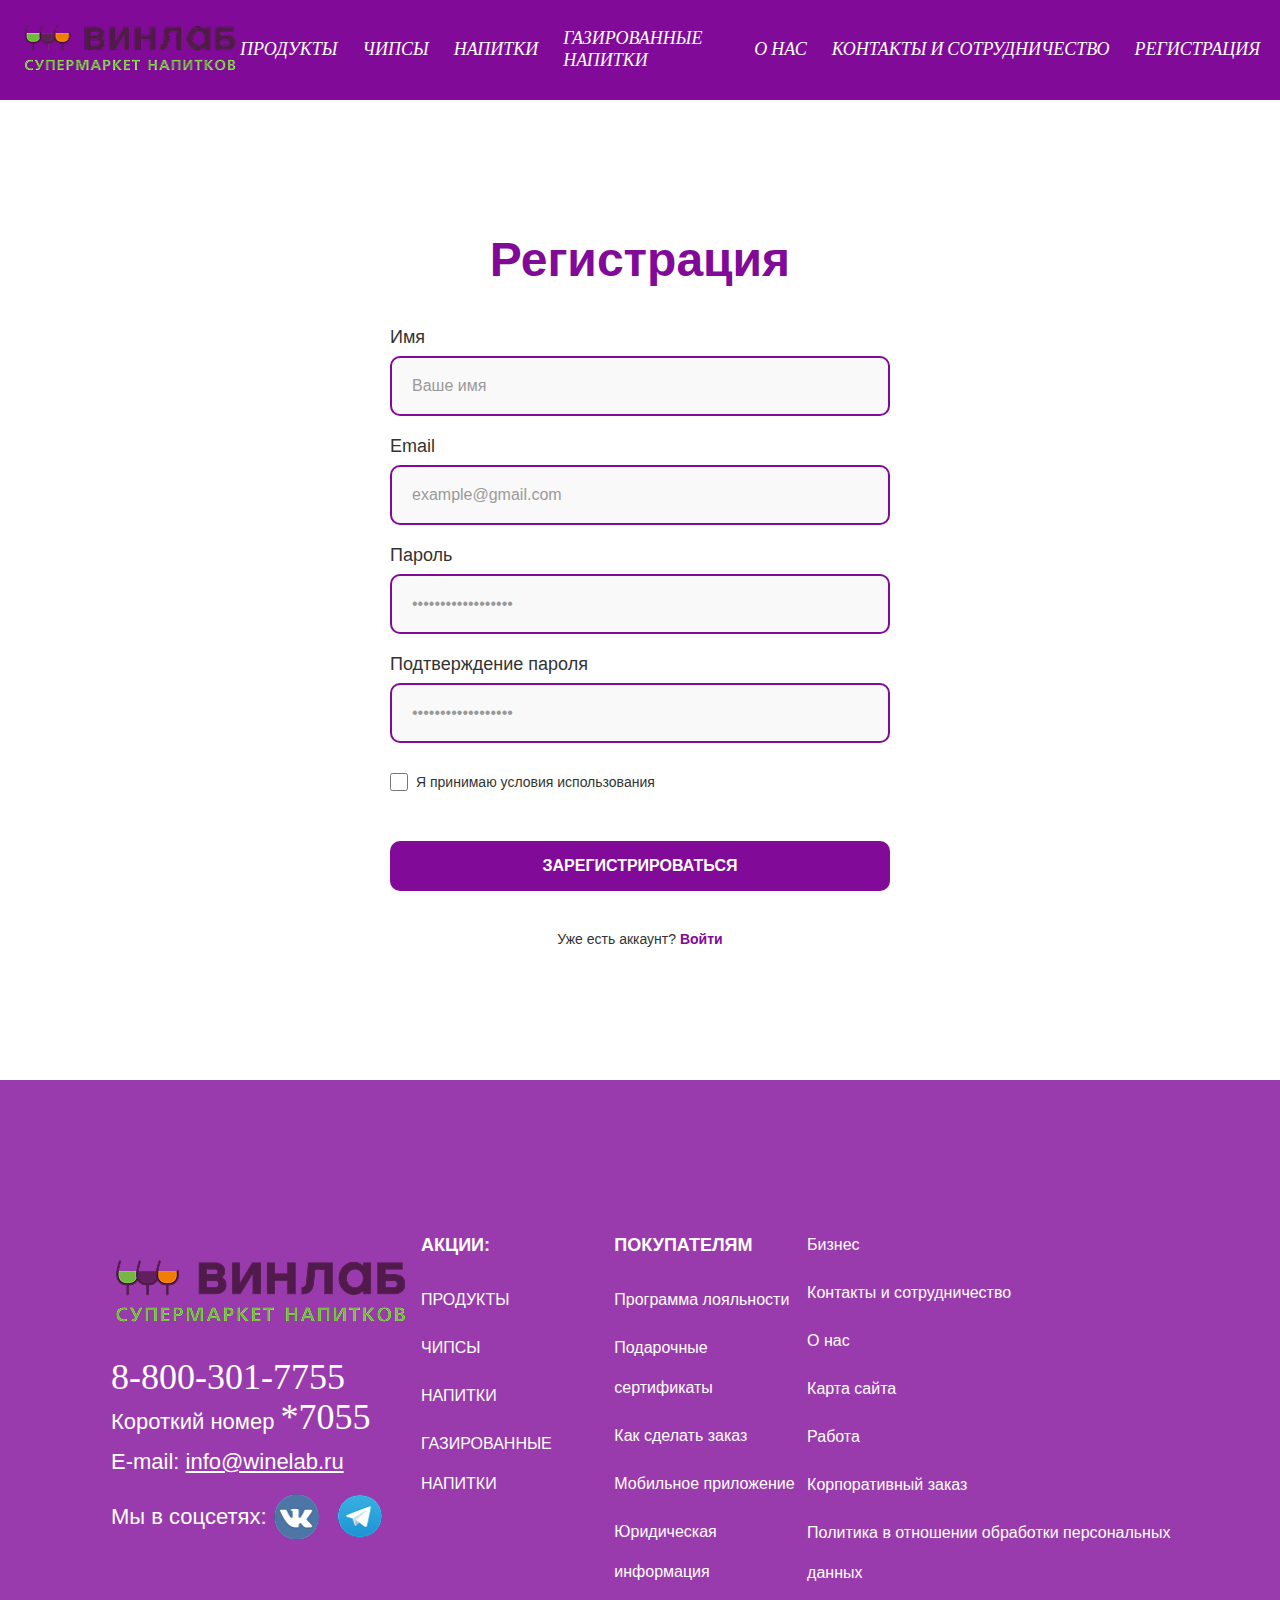
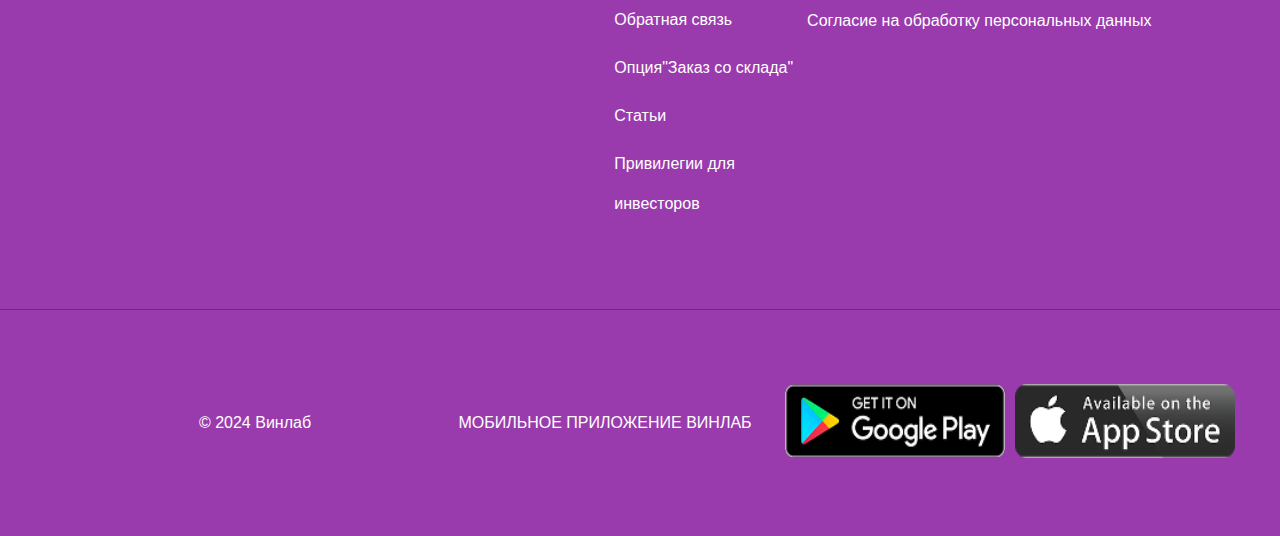
<file: register.html>
<!DOCTYPE html>
<html lang="ru">
<head>
    <meta charset="UTF-8">
    <meta name="viewport" content="width=device-width, initial-scale=1.0">
    <title>Регистрация - Виндос</title>
    <link rel="stylesheet" href="style.css">
    <link href="https://fonts.googleapis.com/css2?family=Kristi:wght@400&display=swap" rel="stylesheet">
</head>
<body>
    <header class="header">
        <div class="container">
            <div class="logo">
                <a href="index.html"><img src="img/header/logo.png"></a>
            </div>
            <nav class="navigation-center">
                <a href="products.html" class="nav-item">ПРОДУКТЫ</a>
                <a href="products_chips.html" class="nav-item">ЧИПСЫ</a>
                <a href="products_juice.html" class="nav-item">НАПИТКИ</a>
                <a href="products_soda.html" class="nav-item">ГАЗИРОВАННЫЕ НАПИТКИ</a>
            </nav>
            <nav class="navigation-right">
                <a href="about.html" class="nav-item">О НАС</a>
                <a href="contacts.html" class="nav-item">КОНТАКТЫ И СОТРУДНИЧЕСТВО</a>
                <a href="register.html" class="nav-item">РЕГИСТРАЦИЯ</a>
            </nav>
            <button class="hamburger" id="hamburger">
                <span></span>
                <span></span>
                <span></span>
            </button>
        </div>
        <nav class="mobile-nav" id="mobileNav">
            <a href="products.html" class="mobile-nav-item">ПРОДУКТЫ</a>
            <a href="products_chips.html" class="mobile-nav-item">ЧИПСЫ</a>
            <a href="products_juice.html" class="mobile-nav-item">НАПИТКИ</a>
            <a href="products_soda.html" class="mobile-nav-item">ГАЗИРОВАННЫЕ НАПИТКИ</a>
            <a href="about.html" class="mobile-nav-item">О НАС</a>
            <a href="contacts.html" class="mobile-nav-item">КОНТАКТЫ И СОТРУДНИЧЕСТВО</a>
            <a href="register.html" class="mobile-nav-item">РЕГИСТРАЦИЯ</a>
        </nav>
    </header>

    <main class="main-content">
        <section class="auth-section">
            <div class="auth-section__inner">
                <h1 class="auth-section__title">Регистрация</h1>
                <form class="auth-form" id="registerForm">
                    <div class="auth-form__group">
                        <label class="auth-form__label">Имя</label>
                        <input type="text" class="auth-form__input" placeholder="Ваше имя" required>
                    </div>
                    <div class="auth-form__group">
                        <label class="auth-form__label">Email</label>
                        <input type="email" class="auth-form__input" placeholder="example@gmail.com" required>
                    </div>
                    <div class="auth-form__group">
                        <label class="auth-form__label">Пароль</label>
                        <input type="password" class="auth-form__input" placeholder="••••••••••••••••••" required>
                    </div>
                    <div class="auth-form__group">
                        <label class="auth-form__label">Подтверждение пароля</label>
                        <input type="password" class="auth-form__input" placeholder="••••••••••••••••••" required>
                    </div>
                    <div class="auth-form__options">
                        <div class="auth-form__remember">
                            <input type="checkbox" id="accept-terms" class="auth-form__checkbox" required>
                            <label for="accept-terms" class="auth-form__checkbox-label">Я принимаю условия использования</label>
                        </div>
                    </div>
                    <button type="submit" class="auth-form__button">ЗАРЕГИСТРИРОВАТЬСЯ</button>
                    <div class="auth-form__register">
                        <p>Уже есть аккаунт? <a href="auth.html">Войти</a></p>
                    </div>
                </form>
            </div>
        </section>
    </main>

    <footer class="footer">
        <section class="over">
            <div class="over-card">
                <div class="over-logo">
                    <img src="img/logo.png" width="300px" height="132px">
                    <a href="#"><h2>8-800-301-7755</h2></a>
                    <a href="#">Короткий номер <b>*7055</b></a>
                    <p>E-mail: <a href="#">info@winelab.ru</a></p>
                    <p>Мы в соцсетях:
                        <a href="#"><img src="img/vk.png" width="60px" height="70px"></a>
                        <a href="#"><img src="img/telegram.png" width="47px" height="47px"></a>
                    </p>
                </div>
                <div class="over-stocks">
                    <p>АКЦИИ:</p>
                    <li><a href="#">ПРОДУКТЫ</a></li>
                    <li><a href="chips.html">ЧИПСЫ</a></li>
                    <li><a href="juice.html">НАПИТКИ</a></li>
                    <li><a href="soda.html">ГАЗИРОВАННЫЕ НАПИТКИ</a></li>
                </div>
                <div class="to-costumers">
                    <p>ПОКУПАТЕЛЯМ</p>
                    <li><a href="#">Программа лояльности</a></li>
                    <li><a href="#">Подарочные сертификаты</a></li>
                    <li><a href="#">Как сделать заказ</a></li>
                    <li><a href="#">Мобильное приложение</a></li>
                    <li><a href="#">Юридическая информация</a></li>
                    <li><a href="#">Обратная связь</a></li>
                    <li><a href="#">Опция"Заказ со склада"</a></li>
                    <li><a href="#">Статьи</a></li>
                    <li><a href="#">Привилегии для инвесторов</a></li>
                </div>
                <div class="to-costumers">
                    <li><a href="#">Бизнес</a></li>
                    <li><a href="contacts.html">Контакты и сотрудничество</a></li>
                    <li><a href="about.html">О нас</a></li>
                    <li><a href="#">Карта сайта</a></li>
                    <li><a href="#">Работа</a></li>
                    <li><a href="#">Корпоративный заказ</a></li>
                    <li><a href="#">Политика в отношении обработки персональных данных</a></li>
                    <li><a href="#">Согласие на обработку персональных данных</a></li>
                </div>
            </div>
        </section>
        <div class="over-header">
            <div class="over-card-header">
                <div class="over-title">
                    <p>© 2024 Винлаб</p>
                </div>
                <div class="over-title">
                    <p>МОБИЛЬНОЕ ПРИЛОЖЕНИЕ ВИНЛАБ</p>
                </div>
                <div class="over-title">
                    <a href="#"><img src="img/google.png"></a>
                    <a href="#"><img src="img/app.png"></a>
                </div>
            </div>
        </div>
    </footer>

    <script>
        const hamburger = document.getElementById('hamburger');
        const mobileNav = document.getElementById('mobileNav');
        const registerForm = document.getElementById('registerForm');

        hamburger.addEventListener('click', () => {
            hamburger.classList.toggle('active');
            mobileNav.classList.toggle('active');
        });

        document.addEventListener('click', (e) => {
            if (!hamburger.contains(e.target) && !mobileNav.contains(e.target)) {
                hamburger.classList.remove('active');
                mobileNav.classList.remove('active');
            }
        });

        registerForm.addEventListener('submit', function(e) {
            e.preventDefault();
            
            const inputs = registerForm.querySelectorAll('input[required]');
            const name = inputs[0].value;
            const email = inputs[1].value;
            const password = inputs[2].value;
            const confirmPassword = inputs[3].value;
            const acceptTerms = registerForm.querySelector('#accept-terms').checked;
            
            if (!name || !email || !password || !confirmPassword) {
                alert('Пожалуйста, заполните все поля');
                return;
            }
            
            if (password !== confirmPassword) {
                alert('Пароли не совпадают');
                return;
            }
            
            if (!acceptTerms) {
                alert('Необходимо принять условия использования');
                return;
            }
            
            alert('Регистрация прошла успешно! Добро пожаловать в ВинЛаб!');
            window.location.href = 'profile.html';
        });
    </script>
</body>
</html>
</file>
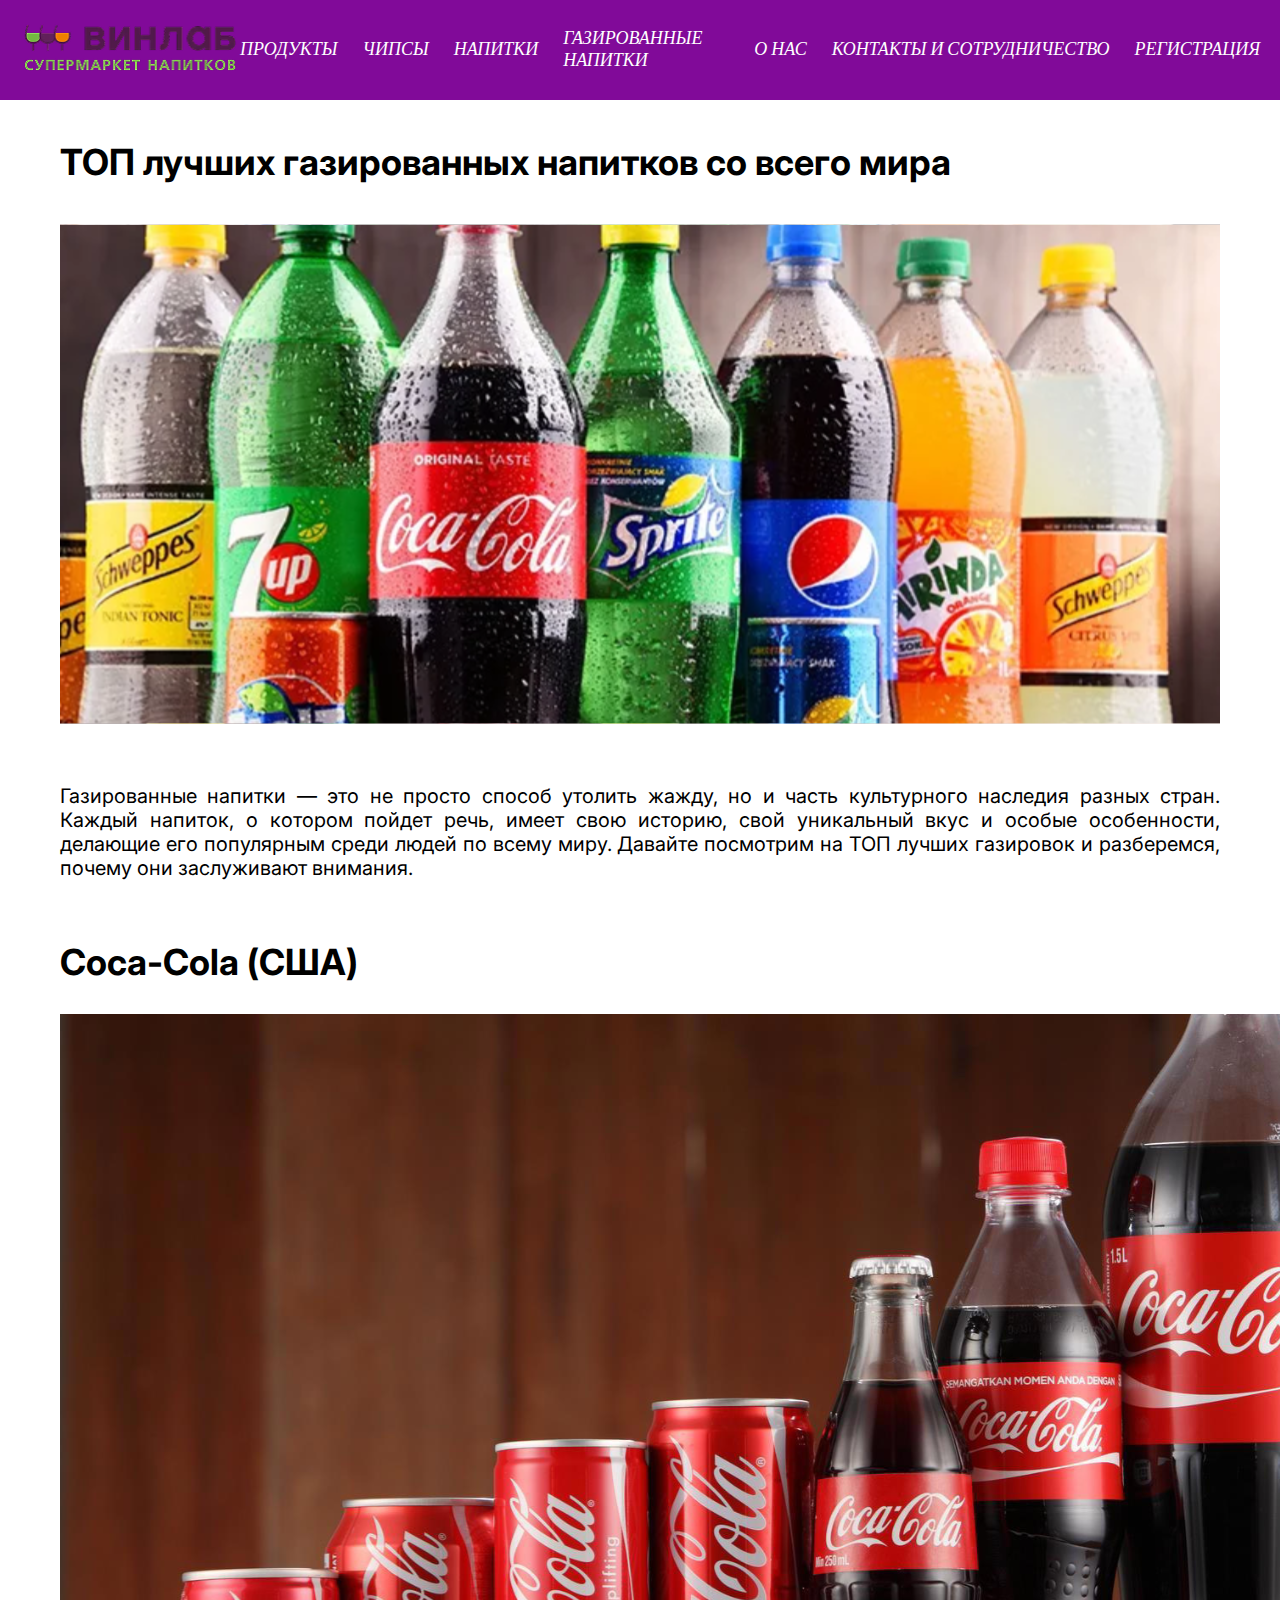
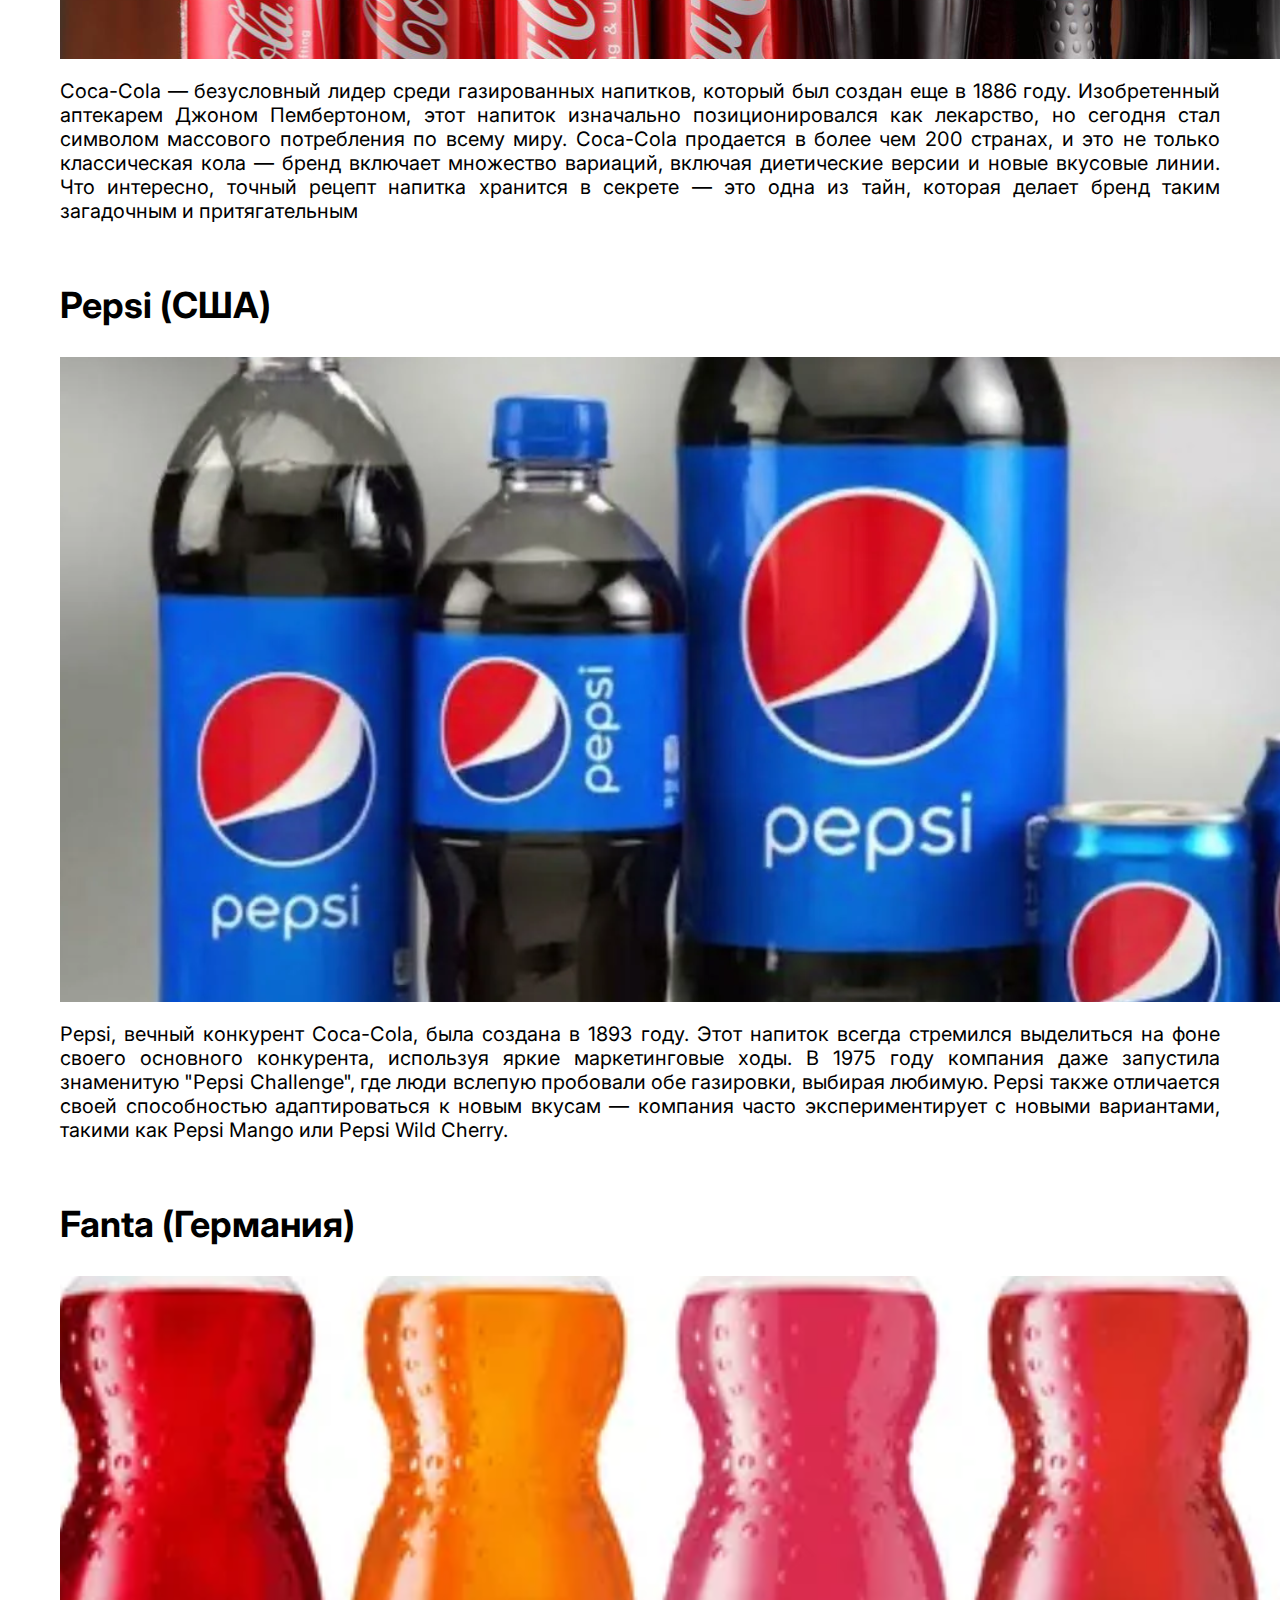
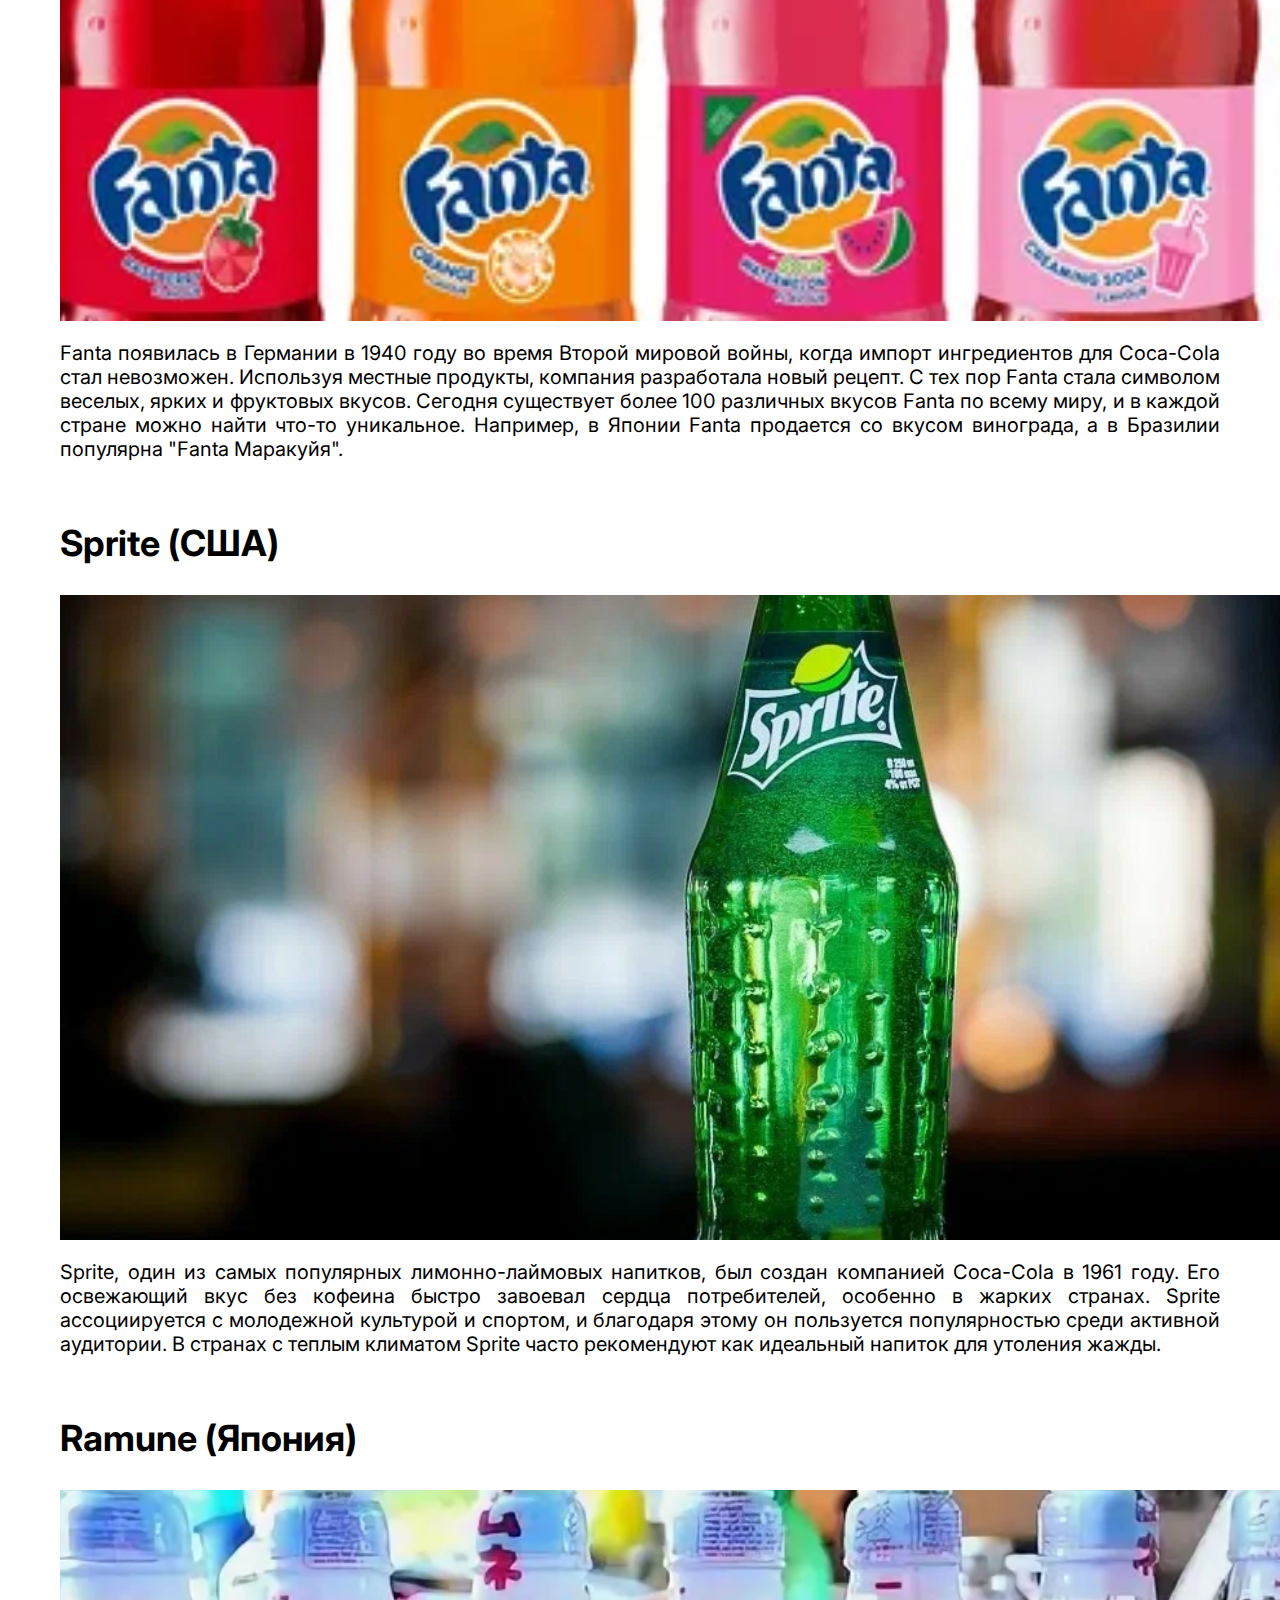
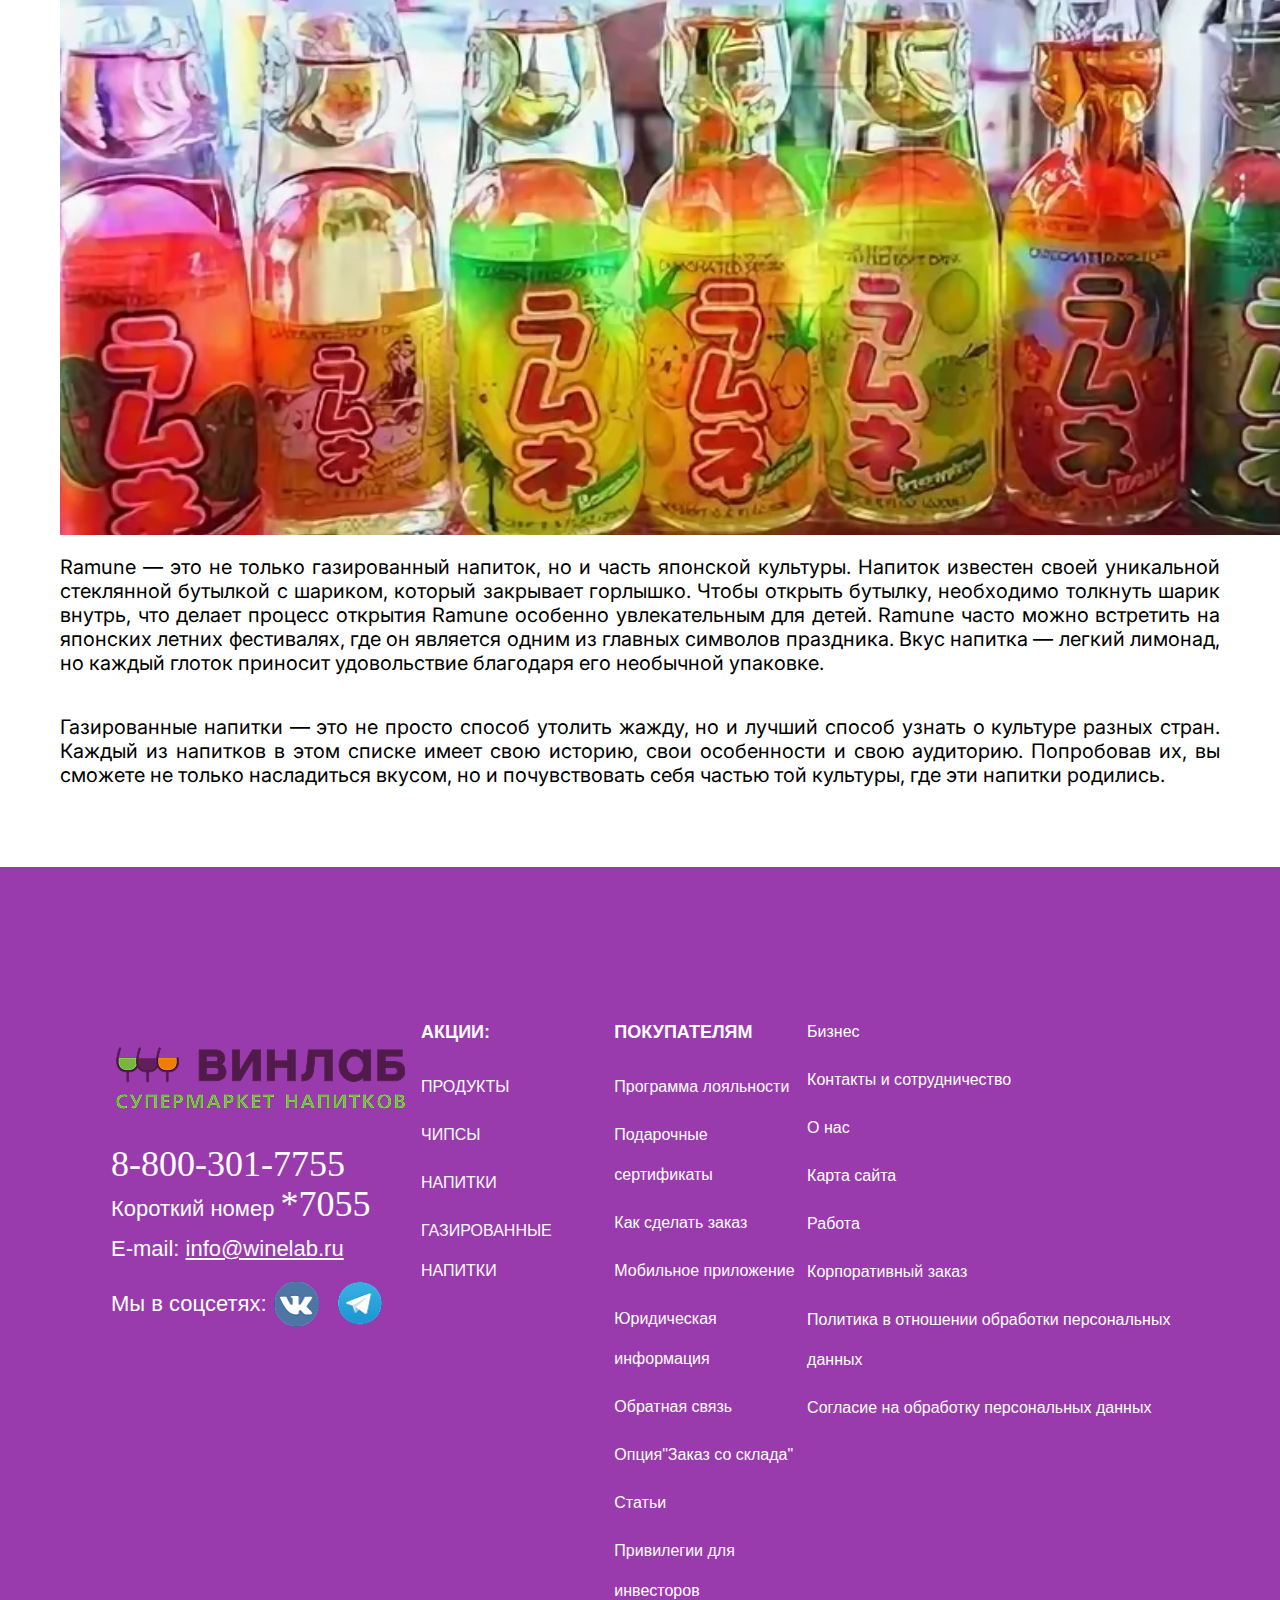
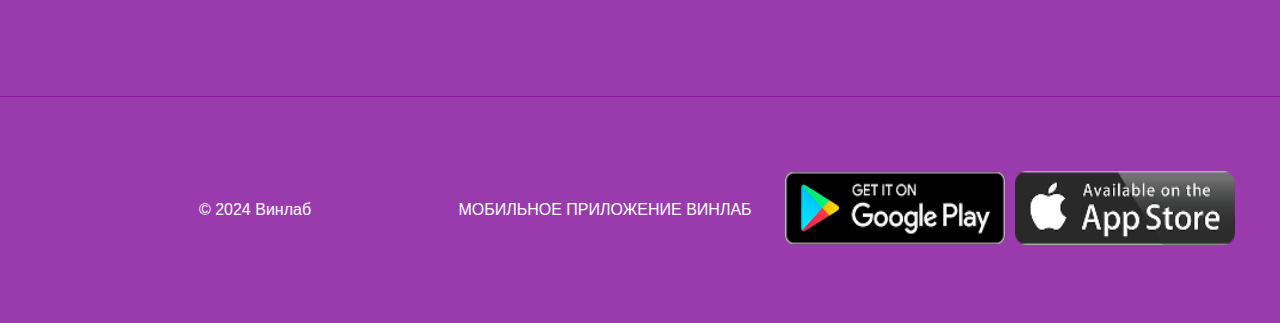
<file: soda.html>
<!DOCTYPE html>
<html lang="ru">
<head>
    <meta charset="UTF-8">
    <meta name="viewport" content="width=device-width, initial-scale=1.0">
    <title>ТОП лучших газированных напитков со всего мира - Виндос</title>
    <link rel="stylesheet" href="style.css">
    <link href="https://fonts.googleapis.com/css2?family=Kristi:wght@400&family=Inter:wght@400;700&display=swap" rel="stylesheet">
</head>
<body>
    <header class="header">
        <div class="container">
            <div class="logo">
                <a href="index.html"><img src="img/header/logo.png"></a>
            </div>
            <nav class="navigation-center">
                <a href="products.html" class="nav-item">ПРОДУКТЫ</a>
                <a href="products_chips.html" class="nav-item">ЧИПСЫ</a>
                <a href="products_juice.html" class="nav-item">НАПИТКИ</a>
                <a href="products_soda.html" class="nav-item">ГАЗИРОВАННЫЕ НАПИТКИ</a>
            </nav>
            <nav class="navigation-right">
                <a href="about.html" class="nav-item">О НАС</a>
                <a href="contacts.html" class="nav-item">КОНТАКТЫ И СОТРУДНИЧЕСТВО</a>
                <a href="register.html" class="nav-item">РЕГИСТРАЦИЯ</a>
            </nav>
            <button class="hamburger" id="hamburger">
                <span></span>
                <span></span>
                <span></span>
            </button>
        </div>
        <nav class="mobile-nav" id="mobileNav">
            <a href="products.html" class="mobile-nav-item">ПРОДУКТЫ</a>
            <a href="products_chips.html" class="mobile-nav-item">ЧИПСЫ</a>
            <a href="products_juice.html" class="mobile-nav-item">НАПИТКИ</a>
            <a href="products_soda.html" class="mobile-nav-item">ГАЗИРОВАННЫЕ НАПИТКИ</a>
            <a href="about.html" class="mobile-nav-item">О НАС</a>
            <a href="contacts.html" class="mobile-nav-item">КОНТАКТЫ И СОТРУДНИЧЕСТВО</a>
            <a href="register.html" class="mobile-nav-item">РЕГИСТРАЦИЯ</a>
        </nav>
    </header>
    
    <main class="juice-content">
        <h1 class="juice-title">ТОП лучших газированных напитков со всего мира</h1>
        
        <section class="juice-hero">
            <img src="img/page4/page1.svg" class="juice-hero-image">
        </section>

        <section class="juice-section">
            <p class="juice-text">Газированные напитки — это не просто способ утолить жажду, но и часть культурного наследия разных стран. Каждый напиток, о котором пойдет речь, имеет свою историю, свой уникальный вкус и особые особенности, делающие его популярным среди людей по всему миру. Давайте посмотрим на ТОП лучших газировок и разберемся, почему они заслуживают внимания.</p>
        </section>

        <section class="juice-section">
            <h2 class="juice-subtitle">Coca-Cola (США)</h2>
            <a href="soda.html"><img src="img/page4/page2.svg" class="juice-image"></a>
            <p class="juice-text">Coca-Cola — безусловный лидер среди газированных напитков, который был создан еще в 1886 году. Изобретенный аптекарем Джоном Пембертоном, этот напиток изначально позиционировался как лекарство, но сегодня стал символом массового потребления по всему миру. Coca-Cola продается в более чем 200 странах, и это не только классическая кола — бренд включает множество вариаций, включая диетические версии и новые вкусовые линии. Что интересно, точный рецепт напитка хранится в секрете — это одна из тайн, которая делает бренд таким загадочным и притягательным</p>
        </section>

        <section class="juice-section">
            <h2 class="juice-subtitle">Pepsi (США)</h2>
            <a href="soda.html"><img src="img/page4/page3.svg" class="juice-image"></a>
            <p class="juice-text">Pepsi, вечный конкурент Coca-Cola, была создана в 1893 году. Этот напиток всегда стремился выделиться на фоне своего основного конкурента, используя яркие маркетинговые ходы. В 1975 году компания даже запустила знаменитую "Pepsi Challenge", где люди вслепую пробовали обе газировки, выбирая любимую. Pepsi также отличается своей способностью адаптироваться к новым вкусам — компания часто экспериментирует с новыми вариантами, такими как Pepsi Mango или Pepsi Wild Cherry.</p>
        </section>

        <section class="juice-section">
            <h2 class="juice-subtitle">Fanta (Германия)</h2>
            <a href="soda.html"><img src="img/page4/page4.svg" class="juice-image"></a>
            <p class="juice-text">Fanta появилась в Германии в 1940 году во время Второй мировой войны, когда импорт ингредиентов для Coca-Cola стал невозможен. Используя местные продукты, компания разработала новый рецепт. С тех пор Fanta стала символом веселых, ярких и фруктовых вкусов. Сегодня существует более 100 различных вкусов Fanta по всему миру, и в каждой стране можно найти что-то уникальное. Например, в Японии Fanta продается со вкусом винограда, а в Бразилии популярна "Fanta Маракуйя".</p>
        </section>

        <section class="juice-section">
            <h2 class="juice-subtitle">Sprite (США)</h2>
            <a href="soda.html"><img src="img/page4/page5.svg" class="juice-image"></a>
            <p class="juice-text">Sprite, один из самых популярных лимонно-лаймовых напитков, был создан компанией Coca-Cola в 1961 году. Его освежающий вкус без кофеина быстро завоевал сердца потребителей, особенно в жарких странах. Sprite ассоциируется с молодежной культурой и спортом, и благодаря этому он пользуется популярностью среди активной аудитории. В странах с теплым климатом Sprite часто рекомендуют как идеальный напиток для утоления жажды.</p>
        </section>

        <section class="juice-section">
            <h2 class="juice-subtitle">Ramune (Япония)</h2>
            <a href="soda.html"><img src="img/page4/page6.svg" class="juice-image"></a>
            <p class="juice-text">Ramune — это не только газированный напиток, но и часть японской культуры. Напиток известен своей уникальной стеклянной бутылкой с шариком, который закрывает горлышко. Чтобы открыть бутылку, необходимо толкнуть шарик внутрь, что делает процесс открытия Ramune особенно увлекательным для детей. Ramune часто можно встретить на японских летних фестивалях, где он является одним из главных символов праздника. Вкус напитка — легкий лимонад, но каждый глоток приносит удовольствие благодаря его необычной упаковке.</p>
        </section>

        <section class="juice-section">
            <p class="juice-text">Газированные напитки — это не просто способ утолить жажду, но и лучший способ узнать о культуре разных стран. Каждый из напитков в этом списке имеет свою историю, свои особенности и свою аудиторию. Попробовав их, вы сможете не только насладиться вкусом, но и почувствовать себя частью той культуры, где эти напитки родились.</p>
        </section>
    </main>

    <script>
        const hamburger = document.getElementById('hamburger');
        const mobileNav = document.getElementById('mobileNav');

        hamburger.addEventListener('click', () => {
            hamburger.classList.toggle('active');
            mobileNav.classList.toggle('active');
        });

        document.addEventListener('click', (e) => {
            if (!hamburger.contains(e.target) && !mobileNav.contains(e.target)) {
                hamburger.classList.remove('active');
                mobileNav.classList.remove('active');
            }
        });
    </script>

    <footer class="footer">
        <section class="over">
            <div class="over-card">
                <div class="over-logo">
                    <img src="img/logo.png" width="300px" height="132px">
                    <a href="#"><h2>8-800-301-7755</h2></a>
                    <a href="#">Короткий номер <b>*7055</b></a>
                    <p>E-mail: <a href="#">info@winelab.ru</a></p>
                    <p>Мы в соцсетях:
                        <a href="#"><img src="img/vk.png" width="60px" height="70px"></a>
                        <a href="#"><img src="img/telegram.png" width="47px" height="47px"></a>
                    </p>
                </div>
                <div class="over-stocks">
                    <p>АКЦИИ:</p>
                    <li><a href="#">ПРОДУКТЫ</a></li>
                    <li><a href="chips.html">ЧИПСЫ</a></li>
                    <li><a href="juice.html">НАПИТКИ</a></li>
                    <li><a href="soda.html">ГАЗИРОВАННЫЕ НАПИТКИ</a></li>
                </div>
                <div class="to-costumers">
                    <p>ПОКУПАТЕЛЯМ</p>
                    <li><a href="#">Программа лояльности</a></li>
                    <li><a href="#">Подарочные сертификаты</a></li>
                    <li><a href="#">Как сделать заказ</a></li>
                    <li><a href="#">Мобильное приложение</a></li>
                    <li><a href="#">Юридическая информация</a></li>
                    <li><a href="#">Обратная связь</a></li>
                    <li><a href="#">Опция"Заказ со склада"</a></li>
                    <li><a href="#">Статьи</a></li>
                    <li><a href="#">Привилегии для инвесторов</a></li>
                </div>
                <div class="to-costumers">
                    <li><a href="#">Бизнес</a></li>
                    <li><a href="contacts.html">Контакты и сотрудничество</a></li>
                    <li><a href="about.html">О нас</a></li>
                    <li><a href="#">Карта сайта</a></li>
                    <li><a href="#">Работа</a></li>
                    <li><a href="#">Корпоративный заказ</a></li>
                    <li><a href="#">Политика в отношении обработки персональных данных</a></li>
                    <li><a href="#">Согласие на обработку персональных данных</a></li>
                </div>
            </div>
        </section>
        <div class="over-header">
            <div class="over-card-header">
                <div class="over-title">
                    <p>© 2024 Винлаб</p>
                </div>
                <div class="over-title">
                    <p>МОБИЛЬНОЕ ПРИЛОЖЕНИЕ ВИНЛАБ</p>
                </div>
                <div class="over-title">
                    <a href="#"><img src="img/google.png"></a>
                    <a href="#"><img src="img/app.png"></a>
                </div>
            </div>
        </div>
    </footer>
</body>
</html>
</file>
<file: style.css>
* {
    margin: 0;
    padding: 0;
    box-sizing: border-box;
}

body {
    font-family: Arial, sans-serif;
    margin: 0 auto;
    background-color: #ffffff;
}

.header {
    background-color: #810A99;
    padding: 15px 0;
    width: 100%;
}

.over-header {
    background-color: #810A99;
    color: #FFFFFF;
    padding: 20px 0;
}

.over-card-header {
    display: flex;
    justify-content: space-between;
    align-items: center;
    padding: 0 111px;
    max-width: 1920px;
    margin: 0 auto;
}

.container {
    max-width: 1920px;
    margin: 0 auto;
    padding: 0 20px;
    display: flex;
    justify-content: space-between;
    align-items: center;
}

.logo {
    display: flex;
    align-items: center;
    flex: 0 0 auto;
}

.logo img {
    width: 220px;
    height: 65.5px;
    object-fit: contain;
}

.navigation-center {
    display: flex;
    gap: 40px;
    align-items: center;
    flex: 1;
    justify-content: center;
}

.navigation-right {
    display: flex;
    gap: 40px;
    align-items: center;
    flex: 0 0 auto;
}

.nav-item {
    color: white;
    text-decoration: none;
    font-family: 'Kristi', cursive;
    font-size: 20px;
    font-weight: 400;
    font-style: italic;
    transition: opacity 0.3s ease;
}

.nav-item:hover {
    opacity: 0.8;
}

.hamburger {
    display: none;
    flex-direction: column;
    background: none;
    border: none;
    cursor: pointer;
    padding: 10px;
    z-index: 1001;
}

.hamburger span {
    width: 25px;
    height: 3px;
    background-color: white;
    margin: 3px 0;
    transition: 0.3s;
    transform-origin: center;
}

.hamburger.active span:nth-child(1) {
    transform: rotate(45deg) translate(6px, 6px);
}

.hamburger.active span:nth-child(2) {
    opacity: 0;
}

.hamburger.active span:nth-child(3) {
    transform: rotate(-45deg) translate(6px, -6px);
}

.mobile-nav {
    display: none;
    position: absolute;
    top: 100%;
    left: 0;
    width: 100%;
    background-color: #810A99;
    flex-direction: column;
    padding: 20px 0;
    box-shadow: 0 2px 10px rgba(0, 0, 0, 0.3);
    z-index: 1000;
    transform: translateY(-100%);
    opacity: 0;
    transition: all 0.3s ease;
}

.mobile-nav.active {
    transform: translateY(0);
    opacity: 1;
}

.mobile-nav-item {
    color: white;
    text-decoration: none;
    font-family: 'Kristi', cursive;
    font-size: 18px;
    font-weight: 400;
    font-style: italic;
    padding: 15px 20px;
    border-bottom: 1px solid rgba(255, 255, 255, 0.1);
    transition: background-color 0.3s ease;
}

.mobile-nav-item:hover {
    background-color: rgba(255, 255, 255, 0.1);
}

.mobile-nav-item:last-child {
    border-bottom: none;
}

.main-content {
    max-width: 1520px;
    margin: 0 auto;
    padding: 40px 20px;
    background-color: white;
}

.hero-section {
    display: flex;
    gap: 20px;
    margin-bottom: 60px;
}

.hero-banner {
    flex: 1;
}

.hero-image {
    width: 1083px;
    height: 398px;
    object-fit: cover;
    border-radius: 8px;
}

.side-banners {
    display: flex;
    flex-direction: column;
    gap: 20px;
}

.side-banner {
    width: 389px;
    height: 190px;
    object-fit: cover;
    border-radius: 8px;
}

.section-title {
    font-family: Arial, sans-serif;
    font-size: 48px;
    color: #333;
    margin-bottom: 40px;
    font-weight: bold;
}

.interesting-section {
    margin-bottom: 60px;
}

.interesting-grid {
    display: flex;
    gap: 30px;
}

.main-item {
    flex: 1;
}

.main-image {
    width: 720px;
    height: 473px;
    object-fit: cover;
    border-radius: 8px;
    margin-bottom: 15px;
}

.grid-items {
    display: grid;
    grid-template-columns: 1fr 1fr;
    gap: 20px;
    flex: 1;
}

.grid-item {
    text-align: center;
}

.grid-image {
    width: 361px;
    height: 210px;
    object-fit: cover;
    border-radius: 8px;
    margin-bottom: 10px;
}

.image-caption {
    font-family: Arial, sans-serif;
    font-size: 20px;
    color: #333;
    font-weight: normal;
    text-align: center;
}

.welcome-section,
.advantages-section {
    margin-bottom: 60px;
}

.welcome-content,
.advantages-content {
    max-width: 100%;
}

.main-text {
    font-family: Arial, sans-serif;
    font-size: 24px;
    font-weight: normal;
    line-height: 1.6;
    color: #333;
    margin-bottom: 20px;
    text-align: justify;
}

.advantages-list {
    font-family: Arial, sans-serif;
    font-size: 24px;
    font-weight: normal;
    line-height: 1.6;
    color: #333;
    margin: 20px 0;
    padding-left: 30px;
}

.advantages-list li {
    margin-bottom: 10px;
}

.mobile-slider {
    display: none;
}

.slider-container {
    position: relative;
    width: 100%;
    overflow: hidden;
    border-radius: 8px;
}

.slide {
    display: none;
    text-align: center;
}

.slide.active {
    display: block;
}

.slider-image {
    width: 100%;
    height: 200px;
    object-fit: cover;
    border-radius: 8px;
    margin-bottom: 10px;
}

.slider-caption {
    font-family: Arial, sans-serif;
    font-size: 18px;
    color: #333;
    font-weight: normal;
    text-align: center;
    margin-bottom: 15px;
}

.slider-dots {
    text-align: center;
    margin-top: 15px;
}

.dot {
    height: 12px;
    width: 12px;
    margin: 0 5px;
    background-color: #bbb;
    border-radius: 50%;
    display: inline-block;
    cursor: pointer;
    transition: background-color 0.3s ease;
}

.dot.active,
.dot:hover {
    background-color: #810A99;
}

.about-content {
    max-width: 1520px;
    margin: 0 auto;
    padding: 40px 20px;
    background-color: white;
}

.about-title {
    font-family: 'Inter', sans-serif;
    font-size: 48px;
    font-weight: 700;
    color: #333;
    margin-bottom: 40px;
    text-align: left;
}

.about-hero {
    margin-bottom: 60px;
}

.about-hero-image {
    width: 1470px;
    height: 450px;
    object-fit: cover;
    border-radius: 8px;
    display: block;
    margin: 0 auto;
}

.about-section {
    margin-bottom: 60px;
}

.about-layout-left,
.about-layout-right {
    display: flex;
    gap: 40px;
    align-items: center;
    margin: 100px 0;
}

.about-layout-right {
    flex-direction: row-reverse;
}

.about-image-left {
    width: 876px;
    height: 311px;
    object-fit: cover;
    border-radius: 8px;
    flex-shrink: 0;
}

.about-image-right {
    width: 412px;
    height: 436px;
    object-fit: cover;
    border-radius: 8px;
    flex-shrink: 0;
}

.about-image-left-small {
    width: 544px;
    height: 408px;
    object-fit: cover;
    border-radius: 8px;
    flex-shrink: 0;
}

.about-text-right,
.about-text-left {
    flex: 1;
    display: flex;
    flex-direction: column;
    justify-content: center;
}

.about-text {
    font-family: 'Inter', sans-serif;
    font-size: 24px;
    font-weight: 400;
    line-height: 1.6;
    color: #333;
    margin-bottom: 20px;
    text-align: justify;
}

.about-text:last-child {
    margin-bottom: 0;
}

.juice-content {
    max-width: 1520px;
    margin: 0 auto;
    padding: 40px 20px;
    background-color: white;
}

.juice-title {
    font-family: 'Inter', sans-serif;
    font-size: 48px;
    font-weight: 700;
    color: #000;
    margin-bottom: 40px;
    text-align: left;
}

.juice-subtitle {
    font-family: 'Inter', sans-serif;
    font-size: 48px;
    font-weight: 700;
    color: #000;
    margin: 60px 0 30px 0;
    text-align: left;
}

.juice-hero {
    margin-bottom: 60px;
}

.juice-hero-image {
    width: 1515px;
    height: 645px;
    object-fit: cover;
    display: block;
    margin: 0 auto;
}

.juice-section {
    margin-bottom: 40px;
}

.juice-image {
    width: 1515px;
    height: 645px;
    object-fit: cover;
    margin: 20px auto;
    display: block;
}

.juice-text {
    font-family: 'Inter', sans-serif;
    font-size: 24px;
    font-weight: 400;
    line-height: 1.2;
    color: #000;
    margin-bottom: 20px;
    text-align: justify;
}

.juice-text:last-child {
    margin-bottom: 0;
}

.juice-list {
    font-family: 'Inter', sans-serif;
    font-size: 24px;
    font-weight: 400;
    line-height: 1.6;
    color: #000;
    margin: 20px 0;
    padding-left: 30px;
}

.juice-list li {
    margin-bottom: 15px;
}

@media (max-width: 1600px) {
    .main-content {
        max-width: 1200px;
    }
    
    .hero-image {
        width: 100%;
        max-width: 800px;
        height: 300px;
    }
    
    .side-banner {
        width: 300px;
        height: 140px;
    }
    
    .main-image {
        width: 100%;
        max-width: 600px;
        height: 350px;
    }
    
    .grid-image {
        width: 280px;
        height: 160px;
    }
    
    .about-content {
        max-width: 1200px;
    }
    
    .about-hero-image {
        width: 100%;
        max-width: 1200px;
        height: 350px;
    }
    
    .about-image-left {
        width: 650px;
        height: 230px;
    }
    
    .about-image-right {
        width: 350px;
        height: 370px;
    }
    
    .about-image-left-small {
        width: 450px;
        height: 340px;
    }
    
    .juice-content {
        max-width: 1200px;
    }
    
    .juice-hero-image {
        width: 100%;
        max-width: 1200px;
        height: 500px;
    }
}

@media (max-width: 1400px) {
    .navigation-center,
    .navigation-right {
        gap: 25px;
    }
    
    .nav-item {
        font-size: 18px;
    }
    
    .main-content {
        max-width: 1000px;
    }
    
    .section-title {
        font-size: 40px;
    }
    
    .main-text {
        font-size: 22px;
    }
    
    .advantages-list {
        font-size: 22px;
    }
    
    .about-title {
        font-size: 36px;
    }
    
    .about-text {
        font-size: 20px;
    }
    
    .juice-title,
    .juice-subtitle {
        font-size: 36px;
    }
    
    .juice-text {
        font-size: 20px;
    }
    
    .juice-list {
        font-size: 20px;
    }
}

@media (max-width: 1200px) {
    .container {
        flex-direction: column;
        gap: 20px;
    }
    
    .navigation-center,
    .navigation-right {
        gap: 20px;
        flex-wrap: wrap;
        justify-content: center;
    }
    
    .hero-section {
        flex-direction: column;
    }
    
    .hero-image {
        width: 100%;
        height: 250px;
    }
    
    .side-banners {
        flex-direction: row;
        justify-content: space-between;
    }
    
    .side-banner {
        width: 48%;
        height: 120px;
    }
    
    .interesting-grid {
        flex-direction: column;
    }
    
    .main-image {
        width: 100%;
        height: 300px;
        margin-bottom: 30px;
    }
    
    .grid-items {
        grid-template-columns: 1fr 1fr;
        gap: 15px;
    }
    
    .grid-image {
        width: 100%;
        height: 150px;
    }
    
    .about-layout-left,
    .about-layout-right {
        flex-direction: column;
        gap: 30px;
    }
    
    .about-hero-image {
        width: 100%;
        height: 250px;
    }
    
    .about-image-left,
    .about-image-right,
    .about-image-left-small {
        width: 100%;
        height: 200px;
    }
    
    .juice-hero-image {
        width: 100%;
        height: 300px;
    }
}

@media (max-width: 768px) {
    .header {
        position: relative;
    }
    
    .navigation-center,
    .navigation-right {
        display: none;
    }
    
    .hamburger {
        display: flex;
    }
    
    .mobile-nav {
        display: flex;
    }
    
    .logo {
        text-align: left;
    }
    
    .logo img {
        width: 180px;
        height: 53.6px;
    }
    
    .main-content {
        padding: 20px 15px;
    }
    
    .section-title {
        font-size: 32px;
        margin-bottom: 25px;
    }
    
    .hero-section {
        margin-bottom: 40px;
    }
    
    .hero-banner {
        display: none;
    }
    
    .side-banners {
        flex-direction: column;
        gap: 15px;
    }
    
    .side-banner {
        width: 100%;
        height: 150px;
    }
    
    .grid-items {
        display: none;
    }
    
    .mobile-slider {
        display: block;
    }
    
    .main-text {
        font-size: 20px;
        text-align: left;
    }
    
    .advantages-list {
        font-size: 20px;
        padding-left: 20px;
    }
    
    .image-caption {
        font-size: 18px;
    }
    
    .about-content {
        padding: 20px 15px;
    }
    
    .about-title {
        font-size: 28px;
        margin-bottom: 25px;
    }
    
    .about-section {
        margin-bottom: 40px;
    }
    
    .about-text {
        font-size: 18px;
        text-align: left;
    }
    
    .juice-content {
        padding: 20px 15px;
    }
    
    .juice-title,
    .juice-subtitle {
        font-size: 28px;
        margin-bottom: 25px;
    }
    
    .juice-section {
        margin-bottom: 30px;
    }
    
    .juice-text {
        font-size: 18px;
        text-align: left;
    }
    
    .juice-hero-image {
        height: 250px;
    }
    
    .juice-list {
        font-size: 18px;
        padding-left: 20px;
    }
}

@media (max-width: 480px) {
    .container {
        padding: 0 15px;
    }
    
    .logo img {
        width: 150px;
        height: 44.7px;
    }
    
    .nav-item {
        font-size: 14px;
    }
}

.auth-section {
    min-height: 100vh;
    background-color: #ffffff;
    display: flex;
    align-items: center;
    justify-content: center;
    padding: 60px 20px;
}

.auth-section__inner {
    max-width: 500px;
    width: 100%;
    margin: 0 auto;
    display: flex;
    flex-direction: column;
    align-items: center;
}

.auth-section__title {
    font-family: Arial, sans-serif;
    font-size: 48px;
    font-weight: bold;
    color: #810A99;
    margin-bottom: 40px;
    text-align: center;
}

.auth-form {
    display: flex;
    flex-direction: column;
    gap: 20px;
    width: 100%;
}

.auth-form__group {
    width: 100%;
    display: flex;
    flex-direction: column;
}

.auth-form__label {
    font-family: Arial, sans-serif;
    font-size: 18px;
    color: #333;
    margin-bottom: 8px;
    font-weight: 500;
}

.auth-form__input {
    width: 100%;
    height: 60px;
    border: 2px solid #810A99;
    border-radius: 10px;
    padding: 0 20px;
    font-family: Arial, sans-serif;
    font-size: 16px;
    color: #333;
    background-color: #f9f9f9;
    transition: border-color 0.3s, background-color 0.3s;
    box-sizing: border-box;
}

.auth-form__input:focus {
    border-color: #810A99;
    background-color: #ffffff;
    outline: none;
    box-shadow: 0 0 0 3px rgba(129, 10, 153, 0.1);
}

.auth-form__input::placeholder {
    color: #999;
}

.auth-form__options {
    display: flex;
    justify-content: space-between;
    align-items: center;
    width: 100%;
    margin: 10px 0;
}

.auth-form__remember {
    display: flex;
    align-items: center;
    gap: 8px;
}

.auth-form__checkbox {
    width: 18px;
    height: 18px;
    cursor: pointer;
    accent-color: #810A99;
}

.auth-form__checkbox-label {
    font-family: Arial, sans-serif;
    font-size: 14px;
    color: #333;
    cursor: pointer;
}

.auth-form__forgot {
    font-family: Arial, sans-serif;
    font-size: 14px;
    color: #810A99;
    text-decoration: none;
    transition: color 0.3s;
}

.auth-form__forgot:hover {
    color: #5a0766;
    text-decoration: underline;
}

.auth-form__button {
    width: 100%;
    height: 50px;
    background-color: #810A99;
    color: #fff;
    border: none;
    border-radius: 10px;
    font-family: Arial, sans-serif;
    font-size: 16px;
    font-weight: bold;
    text-transform: uppercase;
    cursor: pointer;
    transition: background-color 0.3s;
    margin-top: 20px;
}

.auth-form__button:hover {
    background-color: #5a0766;
}

.auth-form__register {
    text-align: center;
    margin-top: 20px;
}

.auth-form__register p {
    font-family: Arial, sans-serif;
    font-size: 14px;
    color: #333;
    margin: 0;
}

.auth-form__register a {
    color: #810A99;
    text-decoration: none;
    font-weight: bold;
    transition: color 0.3s;
}

@media (max-width: 1200px) {
    .products-container {
        grid-template-columns: repeat(2, 1fr);
        max-width: 1000px;
    }
    .auth-section__title {
        font-size: 36px;
        margin-bottom: 30px;
    }
    
    .auth-form__input {
        height: 55px;
        font-size: 15px;
    }
    
    .auth-form__button {
        height: 45px;
        font-size: 14px;
    }
}

@media (max-width: 480px) {
    .auth-section__title {
        font-size: 28px;
        margin-bottom: 25px;
    }
    
    .auth-form__input {
        height: 50px;
        font-size: 14px;
        padding: 0 15px;
    }
    
    .auth-form__button {
        height: 45px;
        font-size: 13px;
    }
    
    .auth-form__options {
        flex-direction: column;
        gap: 15px;
        align-items: flex-start;
    }
    
    .auth-form__checkbox-label,
    .auth-form__forgot {
        font-size: 13px;
    }
}

.page-header {
    background-color: white;
    padding: 40px 0;
}

.page-title {
    font-size: 48px;
    margin: 0;
    max-width: 1547px;
    margin-left: auto;
    margin-right: auto;
    padding-left: 20px;
}

.products-section {
    padding: 40px 0;
    background-color: white;
}

.products-container {
    max-width: 1547px;
    margin: 0 auto;
    padding: 0 20px;
    display: grid;
    grid-template-columns: repeat(3, 1fr);
    gap: 30px;
    justify-items: center;
}

.product-card {
    background-color: #E8C5F0;
    border-radius: 20px;
    padding: 20px;
    text-align: center;
    box-shadow: 0 4px 8px rgba(0, 0, 0, 0.1);
    width: 370px;
    display: flex;
    flex-direction: column;
    justify-content: space-between;
}

.product-card .country {
    font-family: "Abril Fatface", serif;
    font-size: 16px;
    color: #333;
    margin-bottom: 15px;
    text-align: left;
}

.product-image {
    margin: 20px 0;
}

.product-image img {
    width: 190px;
    height: auto;
    object-fit: contain;
}

.product-name {
    font-size: 20px;
    color: #333;
    margin: 15px 0 20px 0;
    line-height: 1.3;
    text-align: left;
}

.add-to-cart {
    background-color: #9A3BAD;
    color: black;
    border: none;
    border-radius: 25px;
    padding: 12px 24px;
    font-family: "Abril Fatface", serif;
    font-size: 20px;
    cursor: pointer;
    width: 100%;
    transition: background-color 0.3s ease;
    margin-top: auto;
}

.add-to-cart:hover {
    background-color: #810A99;
}

.banners-section {
    padding: 40px 0;
    background-color: white;
}

.banners-container {
    max-width: 1547px;
    margin: 0 auto;
    padding: 0 20px;
    display: flex;
    gap: 20px;
    justify-content: space-between;
}

.banners-container .banner {
    width: 607px;
    height: 295px;
    object-fit: cover;
    border-radius: 15px;
}

@media (max-width: 1200px) {
    .products-container {
        grid-template-columns: repeat(2, 1fr);
        max-width: 1000px;
    }
}

@media (max-width: 768px) {
    .products-container {
        grid-template-columns: 1fr;
        max-width: 400px;
        gap: 20px;
    }
    
    .banners-container {
        flex-direction: column;
        gap: 15px;
    }
    
    .banners-container .banner {
        max-width: 100%;
    }
    
    .over-title:nth-child(2) {
        display: none;
    }
}

.profile-main {
    min-height: calc(100vh - 200px);
    padding: 60px 0;
    background-color: #f8f9fa;
}

.profile-section {
    padding: 40px 0;
}

.profile-title {
    font-size: 48px;
    font-weight: 700;
    color: #333;
    text-align: center;
    margin-bottom: 60px;
    font-family: 'Inter', sans-serif;
}

.profile-cards {
    display: flex;
    flex-wrap: wrap;
    justify-content: center;
    gap: 40px;
    margin-top: 20px;
    padding: 20px 0;
}

.profile-card {
    width: 274px;
    height: 329px;
    background-color: #fff;
    border: 3px solid #9A3BAD;
    border-radius: 20px;
    display: flex;
    flex-direction: column;
    align-items: center;
    justify-content: center;
    padding: 30px 20px;
    box-shadow: 0 4px 15px rgba(154, 59, 173, 0.2);
    transition: transform 0.3s, box-shadow 0.3s;
    cursor: pointer;
}

.profile-card:hover {
    transform: translateY(-5px);
    box-shadow: 0 10px 25px rgba(154, 59, 173, 0.4);
}

.profile-card__icon {
    width: 141px;
    height: 141px;
    margin-bottom: 30px;
    display: flex;
    align-items: center;
    justify-content: center;
}

.profile-card__icon img {
    width: 141px;
    height: 141px;
    object-fit: contain;
}

.profile-card__title {
    font-family: 'Inter', sans-serif;
    font-size: 24px;
    font-weight: 600;
    color: #333;
    text-align: center;
    margin: 0;
}

@media (max-width: 1200px) {
    .profile-cards {
        gap: 30px;
    }
    
    .profile-card {
        width: 240px;
        height: 280px;
    }
    
    .profile-card__icon {
        width: 120px;
        height: 120px;
        margin-bottom: 20px;
    }
    
    .profile-card__icon img {
        width: 120px;
        height: 120px;
    }
    
    .profile-card__title {
        font-size: 20px;
    }
}

@media (max-width: 768px) {
    .profile-title {
        font-size: 36px;
        margin-bottom: 40px;
    }
    
    .profile-cards {
        flex-direction: column;
        align-items: center;
        gap: 20px;
    }
    
    .profile-card {
        width: 100%;
        max-width: 280px;
    }
}

.footer {
    margin-top: auto;
}

.over {
    background-color: #9A3BAD;
}

.over-card {
    display: flex;
    line-height: 250%;
    justify-content: space-between;
    color: #FFFFFF;
    padding: 145px 85px 77px 111px;
    max-width: 1920px;
    margin: 0 auto;
}

.over-logo {
    font-size: 22px;
}

.over-logo a {
    color: #FFFFFF;
    text-decoration: none;
}

.over-logo img {
    vertical-align: middle;
    margin-right: 10px;
}

.over-logo a h2,
.over-logo a b {
    font-family: "Abyssinica SIL", serif;
    font-size: 36px;
    font-weight: 400;
    color: #FFFFFF;
    margin: 0;
}

.over-logo p:last-of-type {
    display: flex;
    align-items: center;
}

.over-logo p a {
    text-decoration: underline;
    color: #FFFFFF;
}

.over-stocks,
.to-costumers {
    list-style: none;
}

.over-stocks p,
.to-costumers p {
    font-weight: bold;
    margin-bottom: 15px;
    font-size: 18px;
}

.over-stocks li,
.to-costumers li {
    margin-bottom: 8px;
    list-style: none;
}

.over-stocks a,
.to-costumers a {
    color: #FFFFFF;
    text-decoration: none;
    font-size: 16px;
    transition: opacity 0.3s;
}

.over-stocks a:hover,
.to-costumers a:hover {
    opacity: 0.8;
    text-decoration: underline;
}

.over-header {
    border-top: 1px solid #87179F;
    background-color: #9A3BAD;
}

.over-card-header {
    display: grid;
    grid-template-columns: repeat(3, 1fr);
    align-items: center;
    padding: 54px 40px 54px 80px;
    color: #fff;
}

.over-title {
    display: flex;
    justify-content: center;
}

.over-title p {
    margin: 0;
    font-size: 16px;
}

.over-title a {
    margin: 0 5px;
}

.over-title img {
    width: 220px;
    height: 74px;
}

@media (max-width: 1200px) {
    .over-card {
        flex-wrap: wrap;
        padding: 80px 40px 40px 40px;
        gap: 30px;
    }
    
    .over-logo {
        flex: 1 1 100%;
        text-align: center;
    }
    
    .over-stocks,
    .to-costumers {
        flex: 1 1 45%;
    }
    
    .over-title img {
        width: 200px;
        height: auto;
    }
}

@media (max-width: 768px) {
    .over-card {
        flex-direction: column;
        padding: 40px 20px;
        text-align: center;
    }
    
    .over-stocks,
    .to-costumers {
        display: none;
    }
    
    .over-logo {
        margin-bottom: 20px;
    }
    
    .over-card-header {
        display: flex;
        flex-direction: column;
        padding: 20px;
        text-align: center;
    }
    
    .over-title:nth-child(2) {
        display: none;
    }
    
    .over-title:first-child {
        order: 2;
        margin-top: 15px;
        width: 100%;
    }
    
    .over-title:last-child {
        order: 1;
        margin-top: 0;
        width: 100%;
    }
    
    .over-title:last-child a {
        display: inline-block;
        margin: 0 10px;
    }
    
    .over-title:last-child img {
        height: auto;
    }
}

@media (max-width: 480px) {
    .over-card {
        padding: 30px 15px;
    }
    
    .over-logo {
        font-size: 18px;
    }
    
    .over-logo a h2,
    .over-logo a b {
        font-size: 28px;
    }
    
    .over-logo img {
        height: auto;
    }
    
    .over-stocks p,
    .to-costumers p {
        font-size: 16px;
    }
    
    .over-stocks a,
    .to-costumers a {
        font-size: 14px;
    }
    
    .over-title img {
        width: 120px;
        height: auto;
    }
    .over-title:nth-child(2) {
        display: none;
    }
}
</file>
